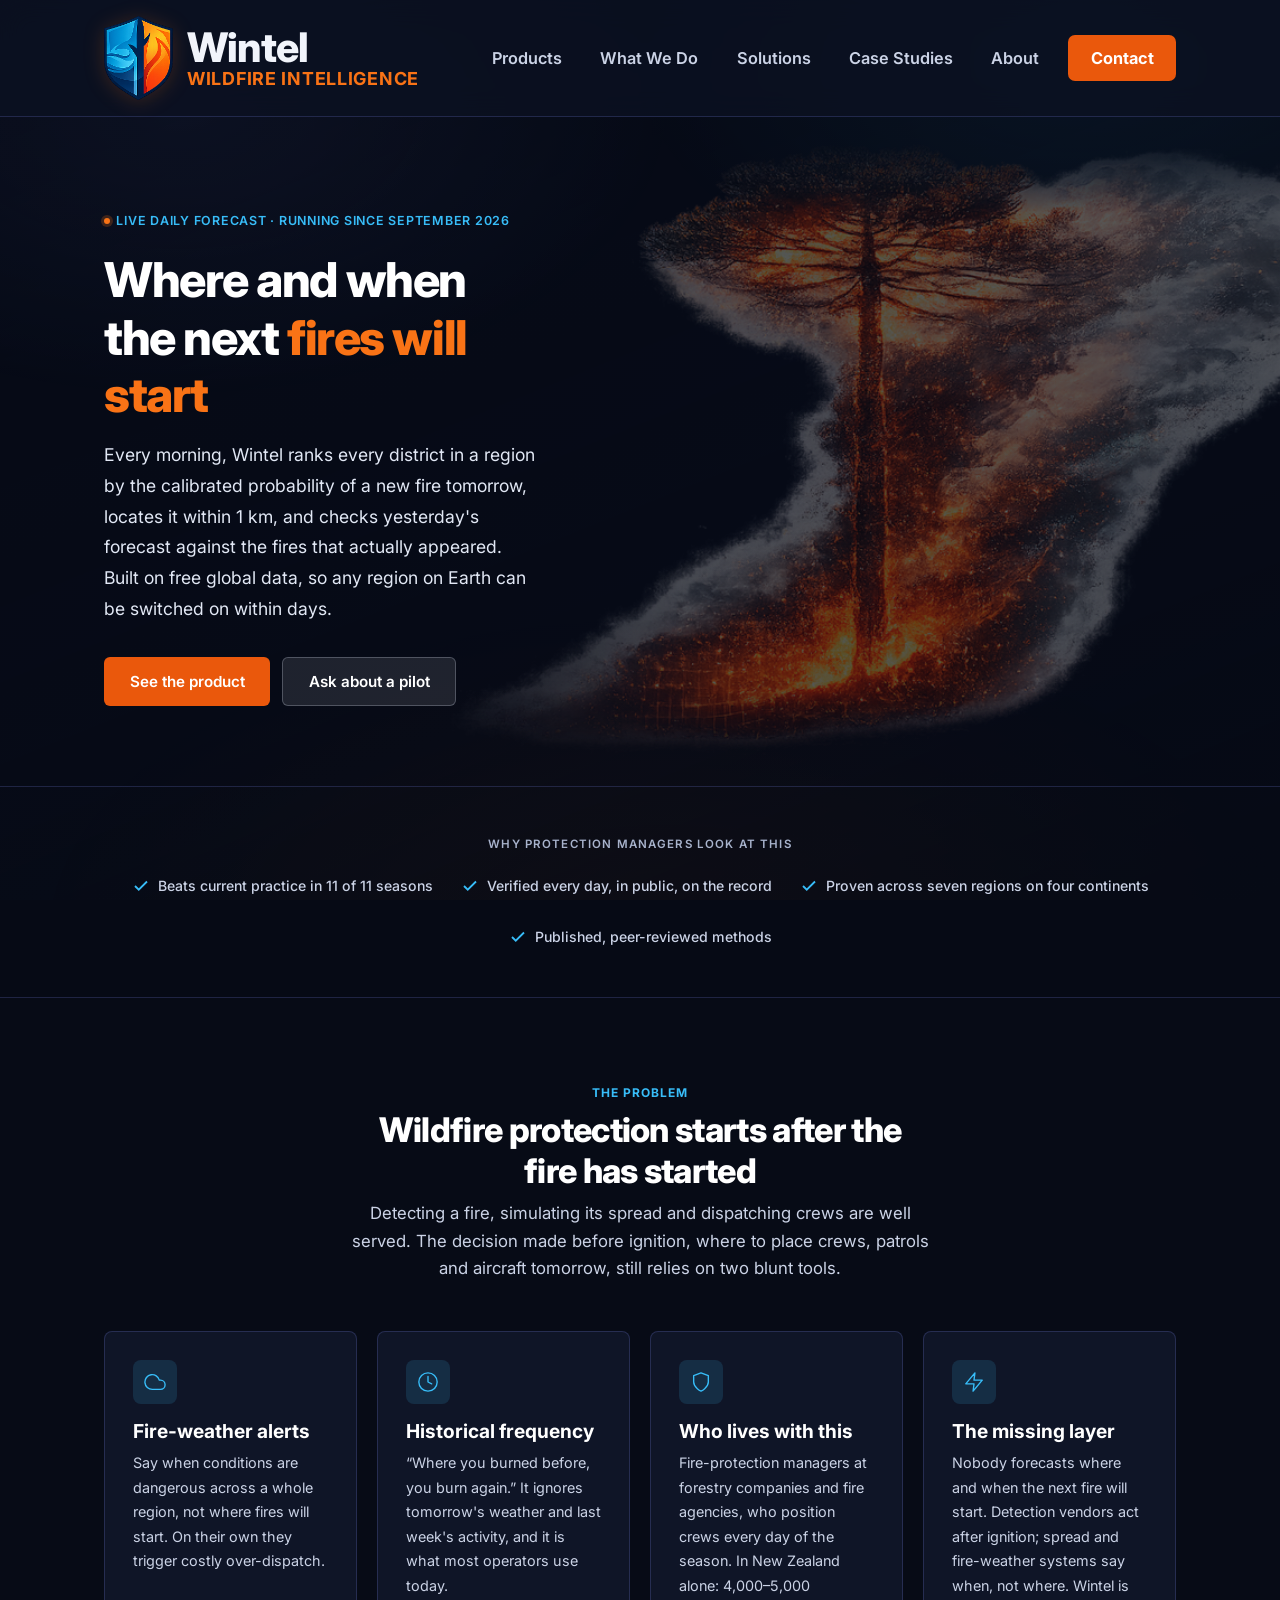
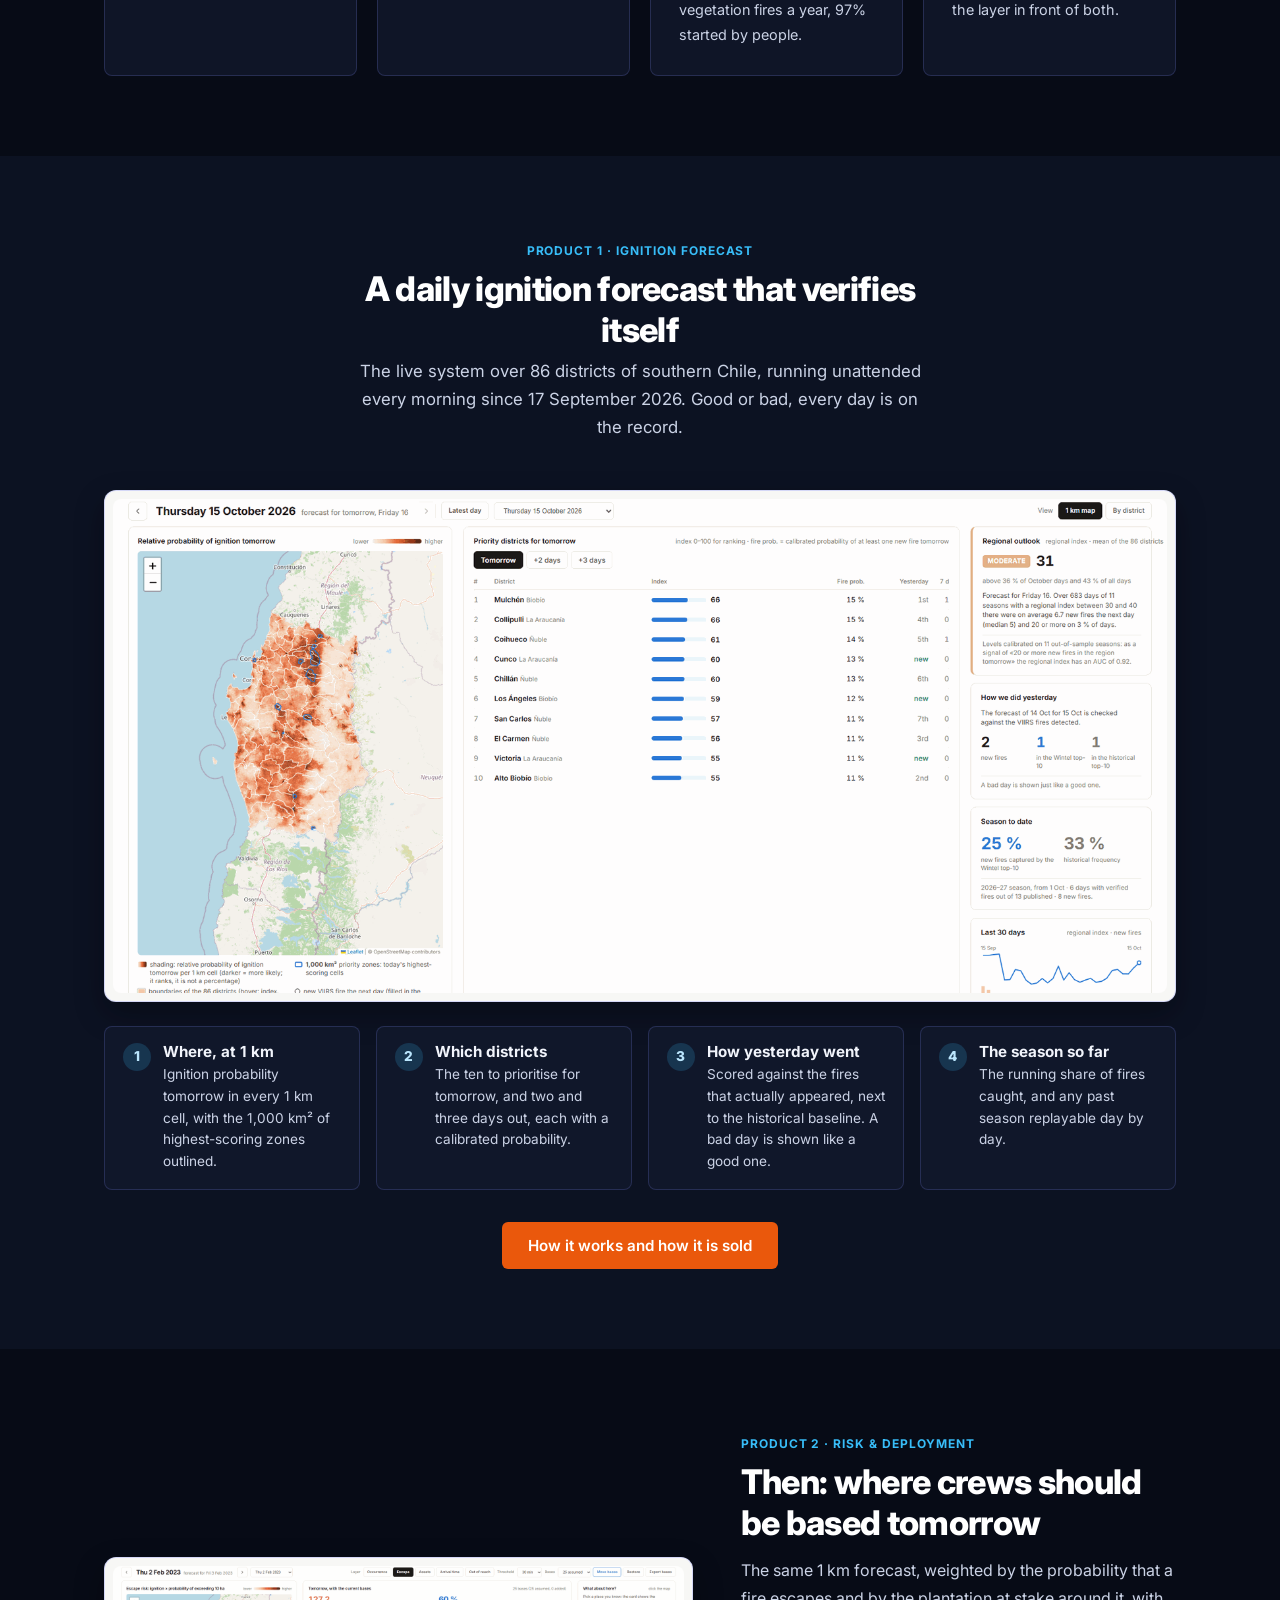
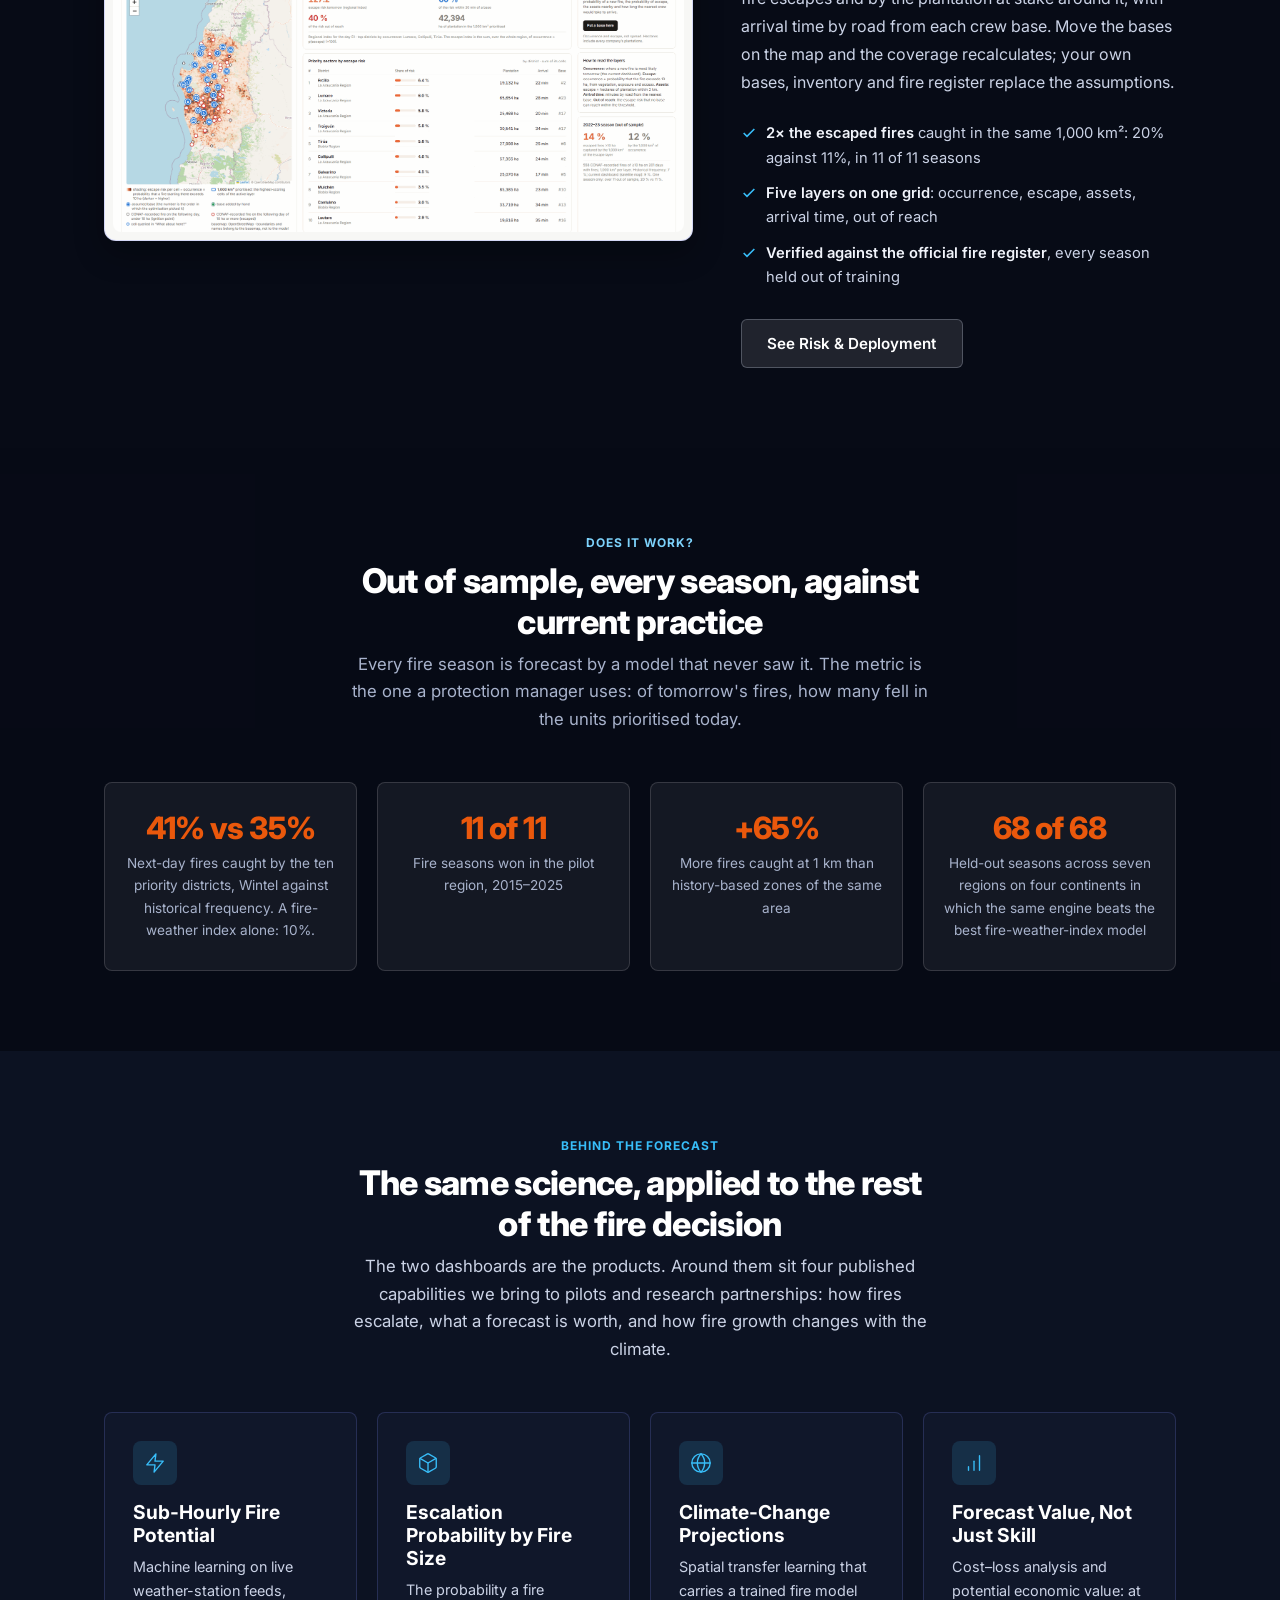
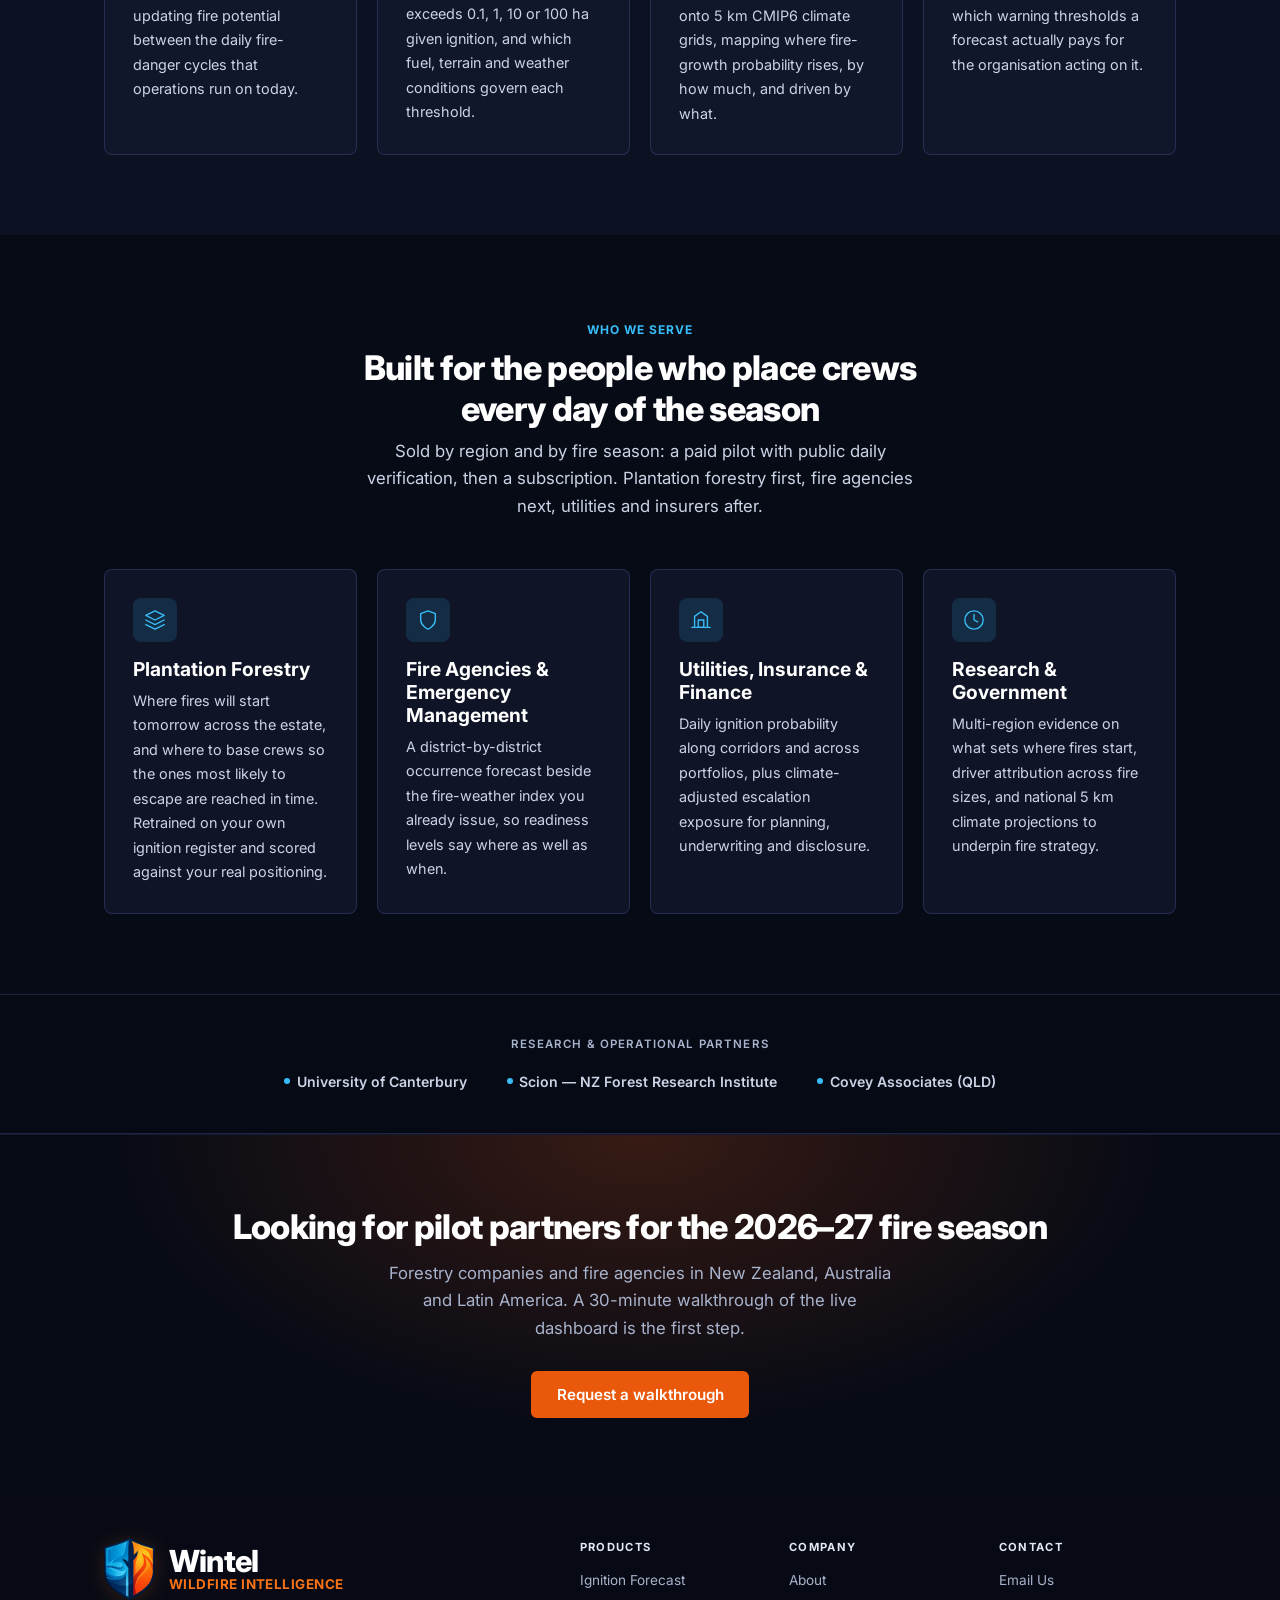
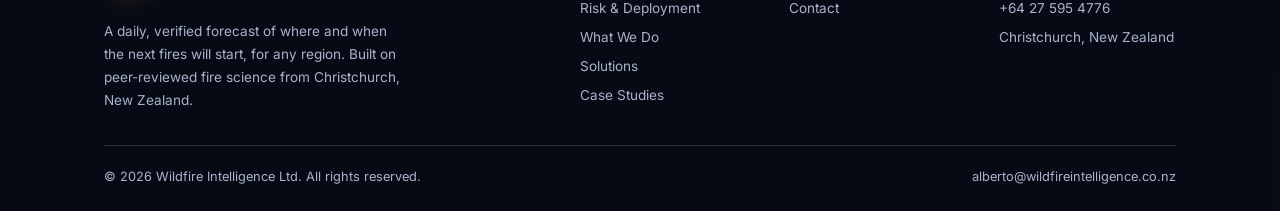
<file: index.html>
<!DOCTYPE html>
<html lang="en">
<head>
    <meta charset="UTF-8">
    <meta name="viewport" content="width=device-width, initial-scale=1.0">
    <title>Wildfire Intelligence — Daily Forecast of Where and When Fires Will Start</title>
    <meta name="description" content="Wintel forecasts, every morning, the probability of a new wildfire tomorrow in every district of a region, located to 1 km and verified daily against the fires that appeared. Live over southern Chile since September 2026; built on free global data, so any region can be switched on within days.">
    <meta name="keywords" content="wildfire ignition forecast, fire occurrence prediction, where fires will start, daily wildfire forecast, wildfire pre-positioning, forestry fire protection, fire agency forecasting, wildfire AI, New Zealand wildfire, Australia wildfire, Chile wildfire">

    <meta property="og:type" content="website">
    <meta property="og:title" content="Wildfire Intelligence — Where and When the Next Fires Will Start">
    <meta property="og:description" content="A daily, self-verifying forecast of wildfire ignition by district and down to 1 km. Live since September 2026; beats current practice in 11 of 11 seasons; any region switched on within days.">
    <meta property="og:url" content="https://www.wildfireintelligence.co.nz/">
    <meta property="og:image" content="https://www.wildfireintelligence.co.nz/img/dashboard-today.png">
    <meta property="og:site_name" content="Wildfire Intelligence">

    <link rel="canonical" href="https://www.wildfireintelligence.co.nz/">
    <link rel="icon" href="img/favicon-32.png?v=20260805-1142" sizes="32x32" type="image/png">
    <link rel="apple-touch-icon" href="img/favicon-180.png?v=20260805-1142">
    <link rel="preconnect" href="https://fonts.googleapis.com">
    <link rel="preconnect" href="https://fonts.gstatic.com" crossorigin>
    <link rel="stylesheet" href="https://fonts.googleapis.com/css2?family=Inter:wght@400;500;600;700;800&display=swap">
    <link rel="stylesheet" href="css/style.css?v=20261026-2330">

    <script type="application/ld+json">
    {
        "@context": "https://schema.org",
        "@type": "Organization",
        "name": "Wildfire Intelligence",
        "alternateName": "Wintel",
        "url": "https://www.wildfireintelligence.co.nz",
        "logo": "https://www.wildfireintelligence.co.nz/img/logo-lockup.png",
        "description": "Wildfire Intelligence builds Wintel, a daily, self-verifying forecast of where and when the next wildfires will start: the probability of a new fire tomorrow in every district of a region, located to 1 km, checked every day against the fires that appeared. Peer-reviewed methods; free global data; any region deployable within days.",
        "address": {
            "@type": "PostalAddress",
            "addressLocality": "Christchurch",
            "addressCountry": "NZ"
        },
        "contactPoint": {
            "@type": "ContactPoint",
            "email": "alberto@wildfireintelligence.co.nz",
            "telephone": "+64-27-595-4776",
            "contactType": "sales"
        },
        "founder": {
            "@type": "Person",
            "name": "Alberto Ardid",
            "jobTitle": "Founder & CEO",
            "email": "alberto@wildfireintelligence.co.nz",
            "url": "https://aardid.github.io/",
            "sameAs": ["https://aardid.github.io/"]
        },
        "makesOffer": {
            "@type": "Offer",
            "itemOffered": {
                "@type": "Product",
                "name": "Wintel Ignition Forecast",
                "url": "https://www.wildfireintelligence.co.nz/ignition-forecast.html"
            }
        },
        "areaServed": ["New Zealand", "Australia", "Latin America"]
    }
    </script>
</head>
<body>

<a href="#main" class="skip-link">Skip to main content</a>

<!-- ===== HEADER ===== -->
<header class="site-header">
    <nav class="container nav-inner" aria-label="Main navigation">
        <a href="index.html" class="logo" aria-label="Wintel - Wildfire Intelligence home">
            <img class="logo-mark" src="img/logo-mark.png?v=20260805-1210" alt="" width="267" height="323"><span class="logo-text"><span class="logo-word">Wintel</span><span class="logo-sub">Wildfire Intelligence</span></span>
        </a>
        <button class="mobile-toggle" aria-label="Toggle menu" aria-expanded="false">
            <svg viewBox="0 0 24 24"><line x1="3" y1="6" x2="21" y2="6"/><line x1="3" y1="12" x2="21" y2="12"/><line x1="3" y1="18" x2="21" y2="18"/></svg>
        </button>
        <ul class="nav-links">
            <li><a href="ignition-forecast.html">Products</a></li>
            <li><a href="what-we-do.html">What We Do</a></li>
            <li><a href="solutions.html">Solutions</a></li>
            <li><a href="case-studies.html">Case Studies</a></li>
            <li><a href="about.html">About</a></li>
            <li class="nav-cta"><a href="contact.html">Contact</a></li>
        </ul>
    </nav>
</header>

<main id="main">

    <!-- ===== HERO ===== -->
    <section class="hero">
        <div class="container">
            <div class="hero-grid">
                <div class="hero-content">
                    <div class="hero-badge">
                        <span class="hero-badge-dot"></span>
                        Live daily forecast &middot; running since September 2026
                    </div>
                    <h1>Where and when the next <span class="highlight-accent">fires will start</span></h1>
                    <p class="hero-subtitle">Every morning, Wintel ranks every district in a region by the calibrated probability of a new fire tomorrow, locates it within 1 km, and checks yesterday's forecast against the fires that actually appeared. Built on free global data, so any region on Earth can be switched on within days.</p>
                    <div class="hero-buttons">
                        <a href="ignition-forecast.html" class="btn btn-primary">See the product</a>
                        <a href="contact.html" class="btn btn-secondary">Ask about a pilot</a>
                    </div>
                </div>
                <div class="hero-visual">
                    <img class="hero-image" src="img/hero-ember-tree.png?v=20260805-1142" alt="An araucaria burning from within, drawn in embers and smoke" width="800" height="562">
                </div>
            </div>
        </div>
    </section>

    <!-- ===== TRUST BAR ===== -->
    <section class="trust-bar">
        <div class="container trust-bar-inner">
            <div class="trust-bar-label">Why Protection Managers Look at This</div>
            <div class="trust-items">
                <div class="trust-item">
                    <svg viewBox="0 0 24 24"><polyline points="20 6 9 17 4 12"/></svg>
                    Beats current practice in 11 of 11 seasons
                </div>
                <div class="trust-item">
                    <svg viewBox="0 0 24 24"><polyline points="20 6 9 17 4 12"/></svg>
                    Verified every day, in public, on the record
                </div>
                <div class="trust-item">
                    <svg viewBox="0 0 24 24"><polyline points="20 6 9 17 4 12"/></svg>
                    Proven across seven regions on four continents
                </div>
                <div class="trust-item">
                    <svg viewBox="0 0 24 24"><polyline points="20 6 9 17 4 12"/></svg>
                    Published, peer-reviewed methods
                </div>
            </div>
        </div>
    </section>

    <!-- ===== THE PROBLEM ===== -->
    <section class="section">
        <div class="container">
            <div class="section-header">
                <span class="section-label">The Problem</span>
                <h2>Wildfire protection starts after the fire has started</h2>
                <p>Detecting a fire, simulating its spread and dispatching crews are well served. The decision made before ignition, where to place crews, patrols and aircraft tomorrow, still relies on two blunt tools.</p>
            </div>
            <div class="services-grid">
                <div class="service-card">
                    <div class="service-card-icon"><svg viewBox="0 0 24 24"><path d="M18 10h-1.26A8 8 0 1 0 9 20h9a5 5 0 0 0 0-10z"/></svg></div>
                    <h3>Fire-weather alerts</h3>
                    <p>Say when conditions are dangerous across a whole region, not where fires will start. On their own they trigger costly over-dispatch.</p>
                </div>
                <div class="service-card">
                    <div class="service-card-icon"><svg viewBox="0 0 24 24"><circle cx="12" cy="12" r="10"/><path d="M12 6v6l4 2"/></svg></div>
                    <h3>Historical frequency</h3>
                    <p>&ldquo;Where you burned before, you burn again.&rdquo; It ignores tomorrow's weather and last week's activity, and it is what most operators use today.</p>
                </div>
                <div class="service-card">
                    <div class="service-card-icon"><svg viewBox="0 0 24 24"><path d="M12 22s8-4 8-10V5l-8-3-8 3v7c0 6 8 10 8 10z"/></svg></div>
                    <h3>Who lives with this</h3>
                    <p>Fire-protection managers at forestry companies and fire agencies, who position crews every day of the season. In New Zealand alone: 4,000&ndash;5,000 vegetation fires a year, 97% started by people.</p>
                </div>
                <div class="service-card">
                    <div class="service-card-icon"><svg viewBox="0 0 24 24"><path d="M13 2L3 14h9l-1 8 10-12h-9l1-8z"/></svg></div>
                    <h3>The missing layer</h3>
                    <p>Nobody forecasts where and when the next fire will start. Detection vendors act after ignition; spread and fire-weather systems say when, not where. Wintel is the layer in front of both.</p>
                </div>
            </div>
        </div>
    </section>

    <!-- ===== THE PRODUCT ===== -->
    <section class="section section-alt">
        <div class="container">
            <div class="section-header">
                <span class="section-label">Product 1 &middot; Ignition Forecast</span>
                <h2>A daily ignition forecast that verifies itself</h2>
                <p>The live system over 86 districts of southern Chile, running unattended every morning since 17 September 2026. Good or bad, every day is on the record.</p>
            </div>
            <div class="showcase">
                <div class="showcase-frame">
                    <a href="ignition-forecast.html" aria-label="See the ignition forecast product page">
                        <img src="img/dashboard-today.png?v=20261026" alt="The Wintel dashboard: a 1 km ignition-probability map of southern Chile, the ten priority districts for tomorrow with calibrated probabilities, yesterday's score and the season to date" width="1600" height="750">
                    </a>
                </div>
                <ol class="callouts">
                    <li class="callout"><span class="callout-num">1</span><div><h4>Where, at 1 km</h4><p>Ignition probability tomorrow in every 1 km cell, with the 1,000 km&sup2; of highest-scoring zones outlined.</p></div></li>
                    <li class="callout"><span class="callout-num">2</span><div><h4>Which districts</h4><p>The ten to prioritise for tomorrow, and two and three days out, each with a calibrated probability.</p></div></li>
                    <li class="callout"><span class="callout-num">3</span><div><h4>How yesterday went</h4><p>Scored against the fires that actually appeared, next to the historical baseline. A bad day is shown like a good one.</p></div></li>
                    <li class="callout"><span class="callout-num">4</span><div><h4>The season so far</h4><p>The running share of fires caught, and any past season replayable day by day.</p></div></li>
                </ol>
            </div>
            <div class="hero-buttons" style="justify-content:center; margin-top:2rem;">
                <a href="ignition-forecast.html" class="btn btn-primary">How it works and how it is sold</a>
            </div>
        </div>
    </section>

    <!-- ===== PRODUCT 2 ===== -->
    <section class="section">
        <div class="container">
            <div class="service-block reverse">
                <div class="service-content">
                    <span class="section-label">Product 2 &middot; Risk &amp; Deployment</span>
                    <h2>Then: where crews should be based tomorrow</h2>
                    <p>The same 1 km forecast, weighted by the probability that a fire escapes and by the plantation at stake around it, with arrival time by road from each crew base. Move the bases on the map and the coverage recalculates; your own bases, inventory and fire register replace the assumptions.</p>
                    <ul class="service-features">
                        <li><svg viewBox="0 0 24 24"><polyline points="20 6 9 17 4 12"/></svg><span><strong>2&times; the escaped fires</strong> caught in the same 1,000 km&sup2;: 20% against 11%, in 11 of 11 seasons</span></li>
                        <li><svg viewBox="0 0 24 24"><polyline points="20 6 9 17 4 12"/></svg><span><strong>Five layers on one grid</strong>: occurrence, escape, assets, arrival time, out of reach</span></li>
                        <li><svg viewBox="0 0 24 24"><polyline points="20 6 9 17 4 12"/></svg><span><strong>Verified against the official fire register</strong>, every season held out of training</span></li>
                    </ul>
                    <a href="crew-deployment.html" class="btn btn-secondary">See Risk &amp; Deployment</a>
                </div>
                <div>
                    <div class="showcase-frame">
                        <a href="crew-deployment.html" aria-label="See the Risk and Deployment product page">
                            <img src="img/dashboard-risk.png?v=20261026" alt="The Wintel Risk and deployment dashboard: escape-risk map with crew bases, share of risk within 30 minutes of a base, and priority sectors with arrival time" width="1600" height="745" loading="lazy">
                        </a>
                    </div>
                </div>
            </div>
        </div>
    </section>

    <!-- ===== STATS ===== -->
    <section class="section section-dark">
        <div class="container">
            <div class="section-header">
                <span class="section-label">Does It Work?</span>
                <h2>Out of sample, every season, against current practice</h2>
                <p>Every fire season is forecast by a model that never saw it. The metric is the one a protection manager uses: of tomorrow's fires, how many fell in the units prioritised today.</p>
            </div>
            <div class="stats">
                <div class="stat">
                    <div class="stat-number">41% vs 35%</div>
                    <div class="stat-label">Next-day fires caught by the ten priority districts, Wintel against historical frequency. A fire-weather index alone: 10%.</div>
                </div>
                <div class="stat">
                    <div class="stat-number">11 of 11</div>
                    <div class="stat-label">Fire seasons won in the pilot region, 2015&ndash;2025</div>
                </div>
                <div class="stat">
                    <div class="stat-number">+65%</div>
                    <div class="stat-label">More fires caught at 1 km than history-based zones of the same area</div>
                </div>
                <div class="stat">
                    <div class="stat-number">68 of 68</div>
                    <div class="stat-label">Held-out seasons across seven regions on four continents in which the same engine beats the best fire-weather-index model</div>
                </div>
            </div>
        </div>
    </section>

    <!-- ===== CAPABILITIES ===== -->
    <section class="section section-alt">
        <div class="container">
            <div class="section-header">
                <span class="section-label">Behind the Forecast</span>
                <h2>The same science, applied to the rest of the fire decision</h2>
                <p>The two dashboards are the products. Around them sit four published capabilities we bring to pilots and research partnerships: how fires escalate, what a forecast is worth, and how fire growth changes with the climate.</p>
            </div>
            <div class="services-grid">
                <div class="service-card">
                    <div class="service-card-icon">
                        <svg viewBox="0 0 24 24"><path d="M13 2L3 14h9l-1 8 10-12h-9l1-8z"/></svg>
                    </div>
                    <h3>Sub-Hourly Fire Potential</h3>
                    <p>Machine learning on live weather-station feeds, updating fire potential between the daily fire-danger cycles that operations run on today.</p>
                </div>
                <div class="service-card">
                    <div class="service-card-icon">
                        <svg viewBox="0 0 24 24"><path d="M21 16V8a2 2 0 0 0-1-1.73l-7-4a2 2 0 0 0-2 0l-7 4A2 2 0 0 0 3 8v8a2 2 0 0 0 1 1.73l7 4a2 2 0 0 0 2 0l7-4A2 2 0 0 0 21 16z"/><polyline points="3.27 6.96 12 12.01 20.73 6.96"/><line x1="12" y1="22.08" x2="12" y2="12"/></svg>
                    </div>
                    <h3>Escalation Probability by Fire Size</h3>
                    <p>The probability a fire exceeds 0.1, 1, 10 or 100 ha given ignition, and which fuel, terrain and weather conditions govern each threshold.</p>
                </div>
                <div class="service-card">
                    <div class="service-card-icon">
                        <svg viewBox="0 0 24 24"><circle cx="12" cy="12" r="10"/><path d="M2 12h20"/><path d="M12 2a15.3 15.3 0 0 1 4 10 15.3 15.3 0 0 1-4 10 15.3 15.3 0 0 1-4-10 15.3 15.3 0 0 1 4-10z"/></svg>
                    </div>
                    <h3>Climate-Change Projections</h3>
                    <p>Spatial transfer learning that carries a trained fire model onto 5 km CMIP6 climate grids, mapping where fire-growth probability rises, by how much, and driven by what.</p>
                </div>
                <div class="service-card">
                    <div class="service-card-icon">
                        <svg viewBox="0 0 24 24"><line x1="12" y1="20" x2="12" y2="10"/><line x1="18" y1="20" x2="18" y2="4"/><line x1="6" y1="20" x2="6" y2="16"/></svg>
                    </div>
                    <h3>Forecast Value, Not Just Skill</h3>
                    <p>Cost&ndash;loss analysis and potential economic value: at which warning thresholds a forecast actually pays for the organisation acting on it.</p>
                </div>
            </div>
        </div>
    </section>

    <!-- ===== WHO WE SERVE ===== -->
    <section class="section">
        <div class="container">
            <div class="section-header">
                <span class="section-label">Who We Serve</span>
                <h2>Built for the people who place crews every day of the season</h2>
                <p>Sold by region and by fire season: a paid pilot with public daily verification, then a subscription. Plantation forestry first, fire agencies next, utilities and insurers after.</p>
            </div>
            <div class="services-grid">
                <div class="service-card">
                    <div class="service-card-icon"><svg viewBox="0 0 24 24"><path d="M12 2L2 7l10 5 10-5-10-5z"/><path d="M2 17l10 5 10-5"/><path d="M2 12l10 5 10-5"/></svg></div>
                    <h3>Plantation Forestry</h3>
                    <p>Where fires will start tomorrow across the estate, and where to base crews so the ones most likely to escape are reached in time. Retrained on your own ignition register and scored against your real positioning.</p>
                </div>
                <div class="service-card">
                    <div class="service-card-icon"><svg viewBox="0 0 24 24"><path d="M12 22s8-4 8-10V5l-8-3-8 3v7c0 6 8 10 8 10z"/></svg></div>
                    <h3>Fire Agencies &amp; Emergency Management</h3>
                    <p>A district-by-district occurrence forecast beside the fire-weather index you already issue, so readiness levels say where as well as when.</p>
                </div>
                <div class="service-card">
                    <div class="service-card-icon"><svg viewBox="0 0 24 24"><path d="M2 20h20"/><path d="M5 20V8l7-5 7 5v12"/><rect x="9" y="12" width="6" height="8"/></svg></div>
                    <h3>Utilities, Insurance &amp; Finance</h3>
                    <p>Daily ignition probability along corridors and across portfolios, plus climate-adjusted escalation exposure for planning, underwriting and disclosure.</p>
                </div>
                <div class="service-card">
                    <div class="service-card-icon"><svg viewBox="0 0 24 24"><circle cx="12" cy="12" r="10"/><path d="M12 6v6l4 2"/></svg></div>
                    <h3>Research &amp; Government</h3>
                    <p>Multi-region evidence on what sets where fires start, driver attribution across fire sizes, and national 5 km climate projections to underpin fire strategy.</p>
                </div>
            </div>
        </div>
    </section>

    <!-- ===== PARTNERS ===== -->
    <section class="partners">
        <div class="container partners-inner">
            <div class="partners-label">Research &amp; Operational Partners</div>
            <div class="partners-grid">
                <div class="partner"><span class="partner-dot"></span>University of Canterbury</div>
                <div class="partner"><span class="partner-dot"></span>Scion &mdash; NZ Forest Research Institute</div>
                <div class="partner"><span class="partner-dot"></span>Covey Associates (QLD)</div>
            </div>
        </div>
    </section>

    <!-- ===== CTA ===== -->
    <section class="cta-banner">
        <div class="container">
            <h2>Looking for pilot partners for the 2026&ndash;27 fire season</h2>
            <p>Forestry companies and fire agencies in New Zealand, Australia and Latin America. A 30-minute walkthrough of the live dashboard is the first step.</p>
            <a href="contact.html" class="btn btn-primary">Request a walkthrough</a>
        </div>
    </section>

</main>

<!-- ===== FOOTER ===== -->
<footer class="site-footer">
    <div class="container">
        <div class="footer-inner">
            <div class="footer-brand">
                <a href="index.html" class="logo" aria-label="Wintel - Wildfire Intelligence home">
                    <img class="logo-mark" src="img/logo-mark.png?v=20260805-1210" alt="" width="267" height="323"><span class="logo-text"><span class="logo-word">Wintel</span><span class="logo-sub">Wildfire Intelligence</span></span>
                </a>
                <p>A daily, verified forecast of where and when the next fires will start, for any region. Built on peer-reviewed fire science from Christchurch, New Zealand.</p>
            </div>
            <div>
                <div class="footer-heading">Products</div>
                <ul class="footer-links">
                    <li><a href="ignition-forecast.html">Ignition Forecast</a></li>
                    <li><a href="crew-deployment.html">Risk &amp; Deployment</a></li>
                    <li><a href="what-we-do.html">What We Do</a></li>
                    <li><a href="solutions.html">Solutions</a></li>
                    <li><a href="case-studies.html">Case Studies</a></li>
                </ul>
            </div>
            <div>
                <div class="footer-heading">Company</div>
                <ul class="footer-links">
                    <li><a href="about.html">About</a></li>
                    <li><a href="contact.html">Contact</a></li>
                </ul>
            </div>
            <div>
                <div class="footer-heading">Contact</div>
                <ul class="footer-links">
                    <li><a href="mailto:alberto@wildfireintelligence.co.nz">Email Us</a></li>
                    <li><a href="tel:+64275954776">+64 27 595 4776</a></li>
                    <li>Christchurch, New Zealand</li>
                </ul>
            </div>
        </div>
        <div class="footer-bottom">
            <span>&copy; 2026 Wildfire Intelligence Ltd. All rights reserved.</span>
            <a href="mailto:alberto@wildfireintelligence.co.nz">alberto@wildfireintelligence.co.nz</a>
        </div>
    </div>
</footer>

<script src="js/main.js?v=20260805-1142" defer></script>
</body>
</html>
</file>
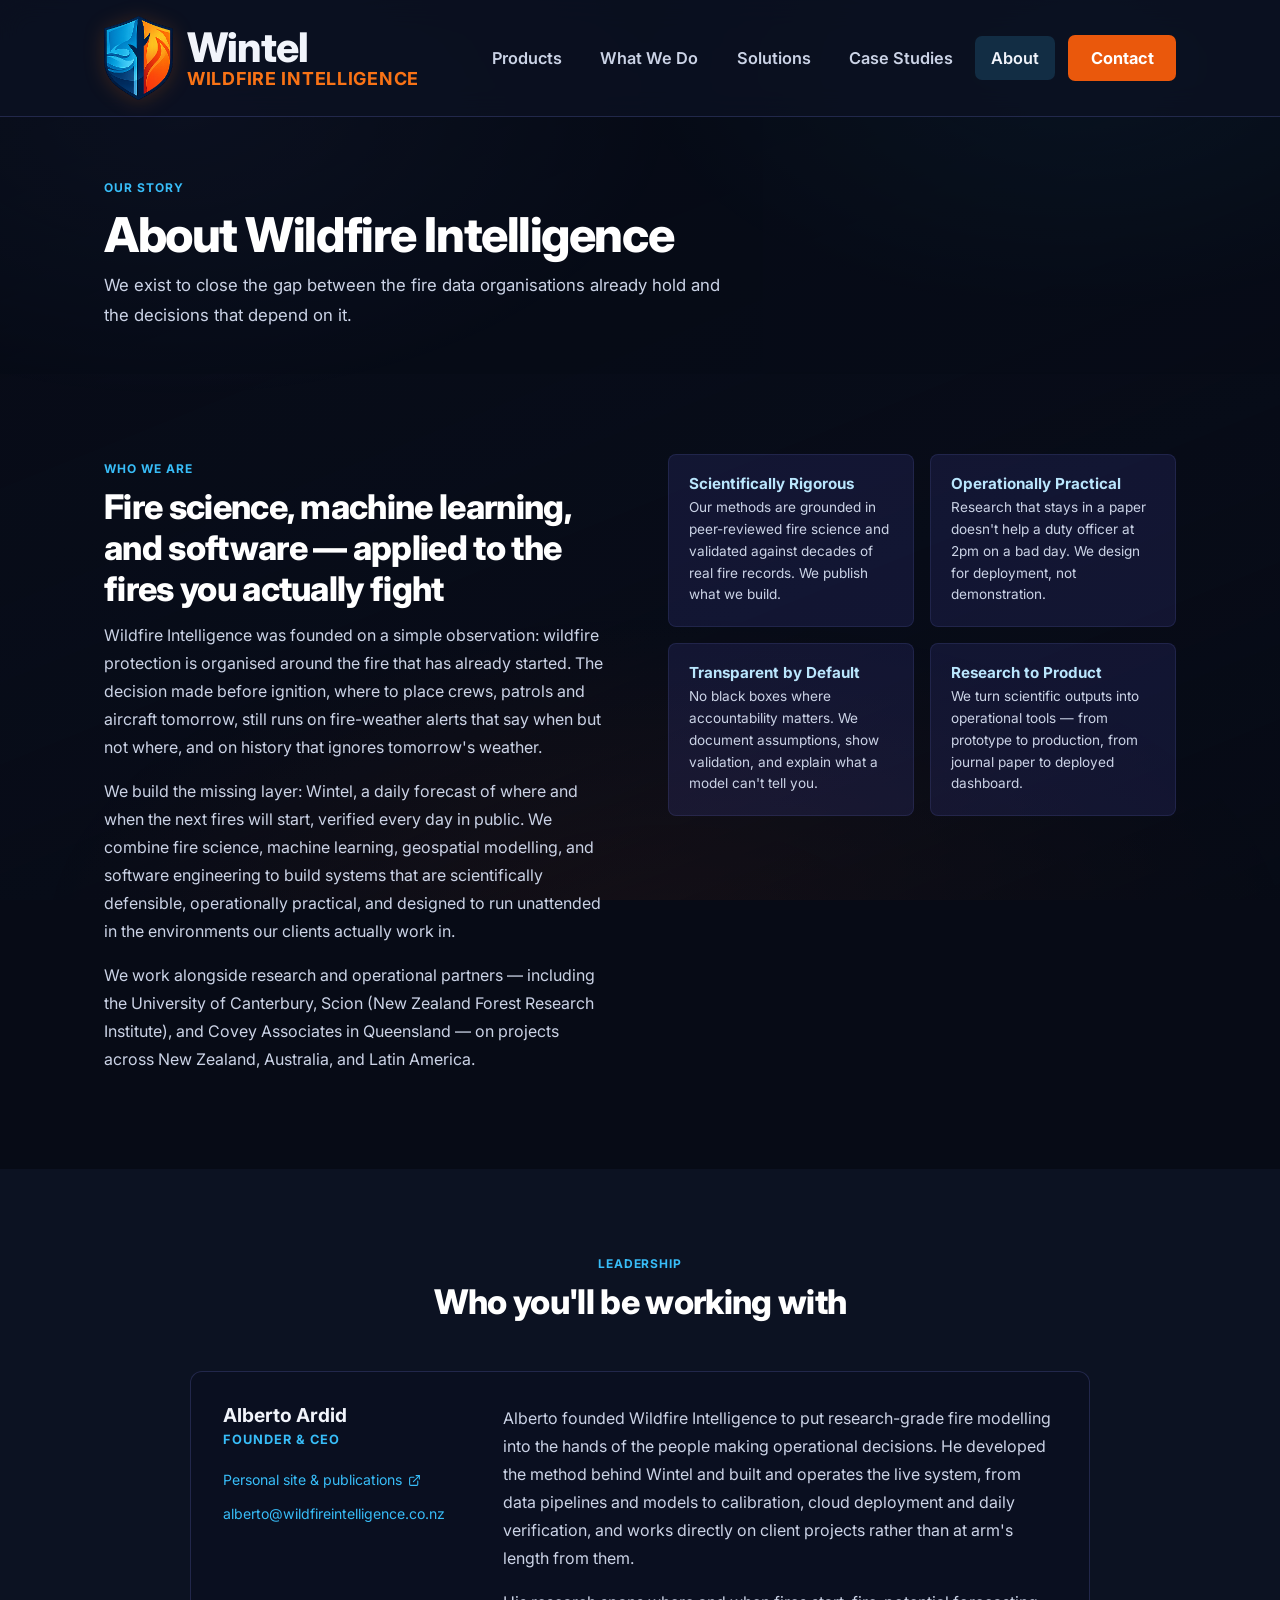
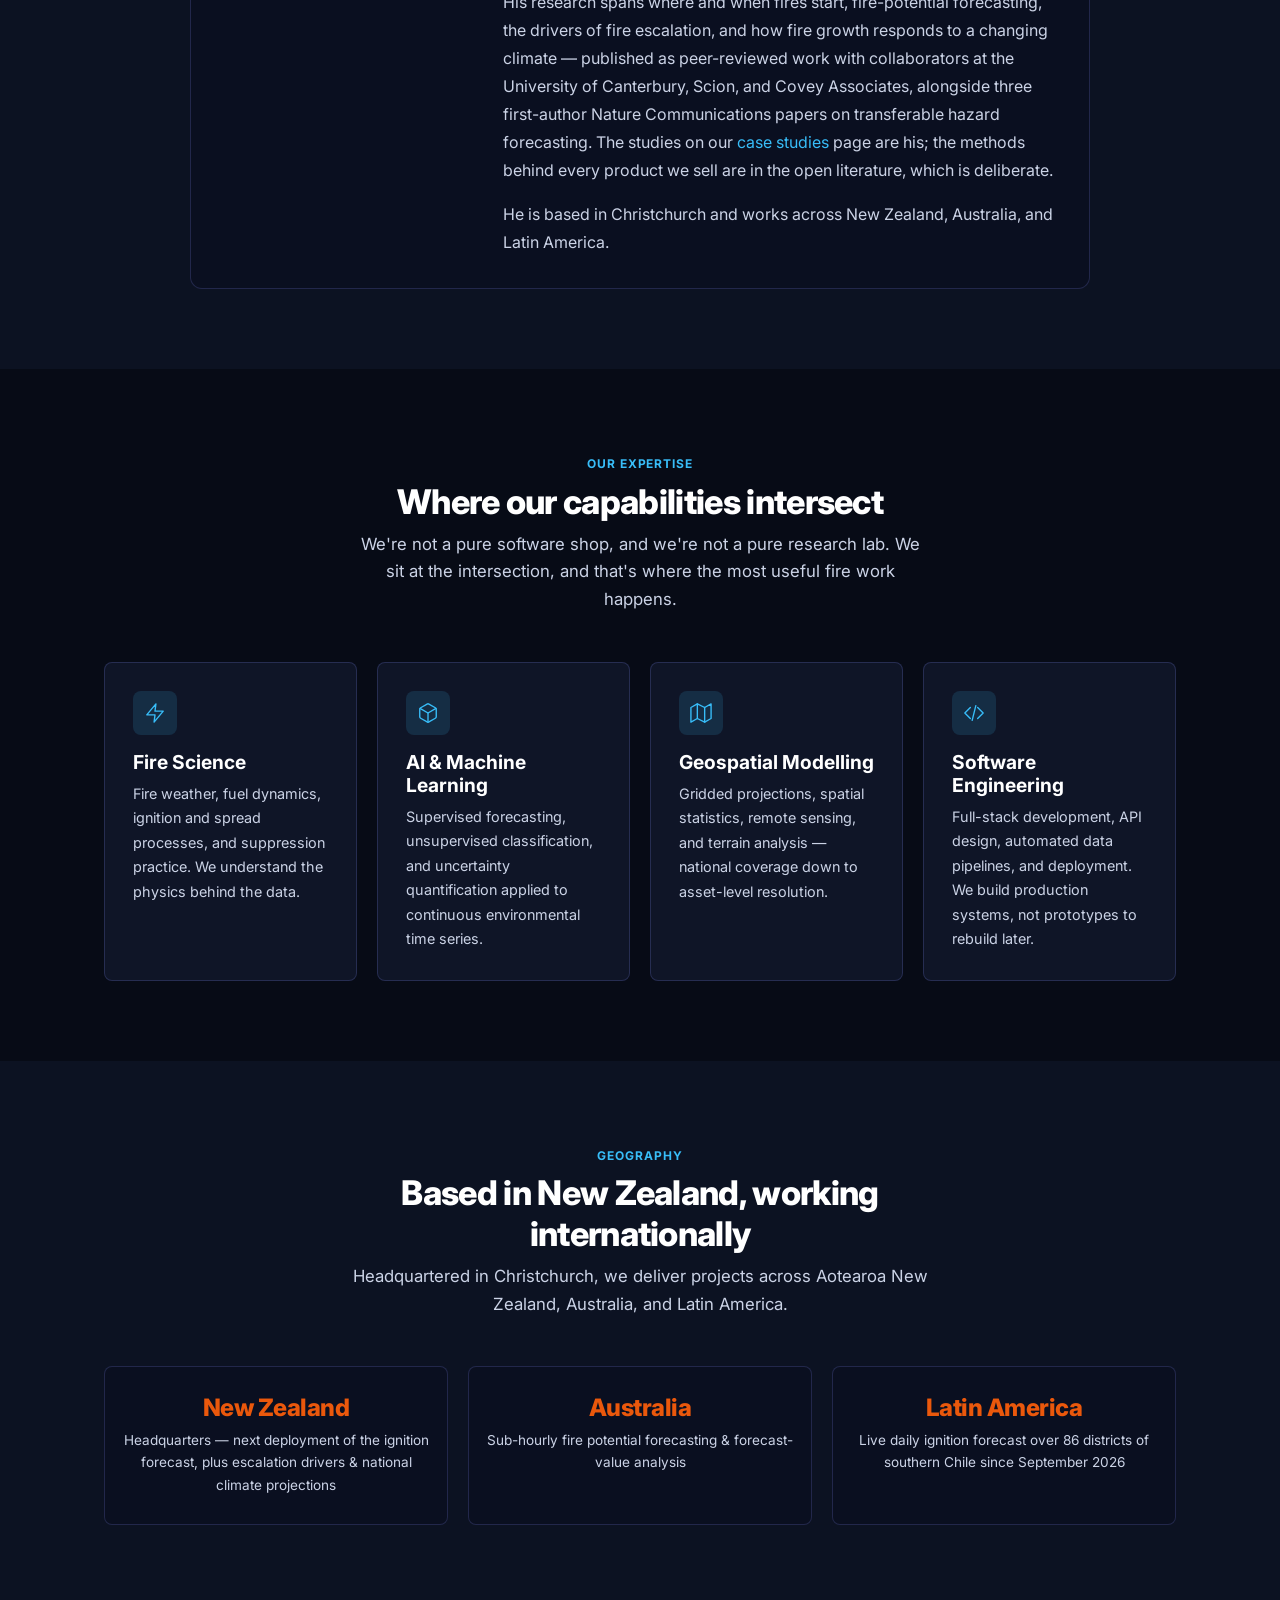
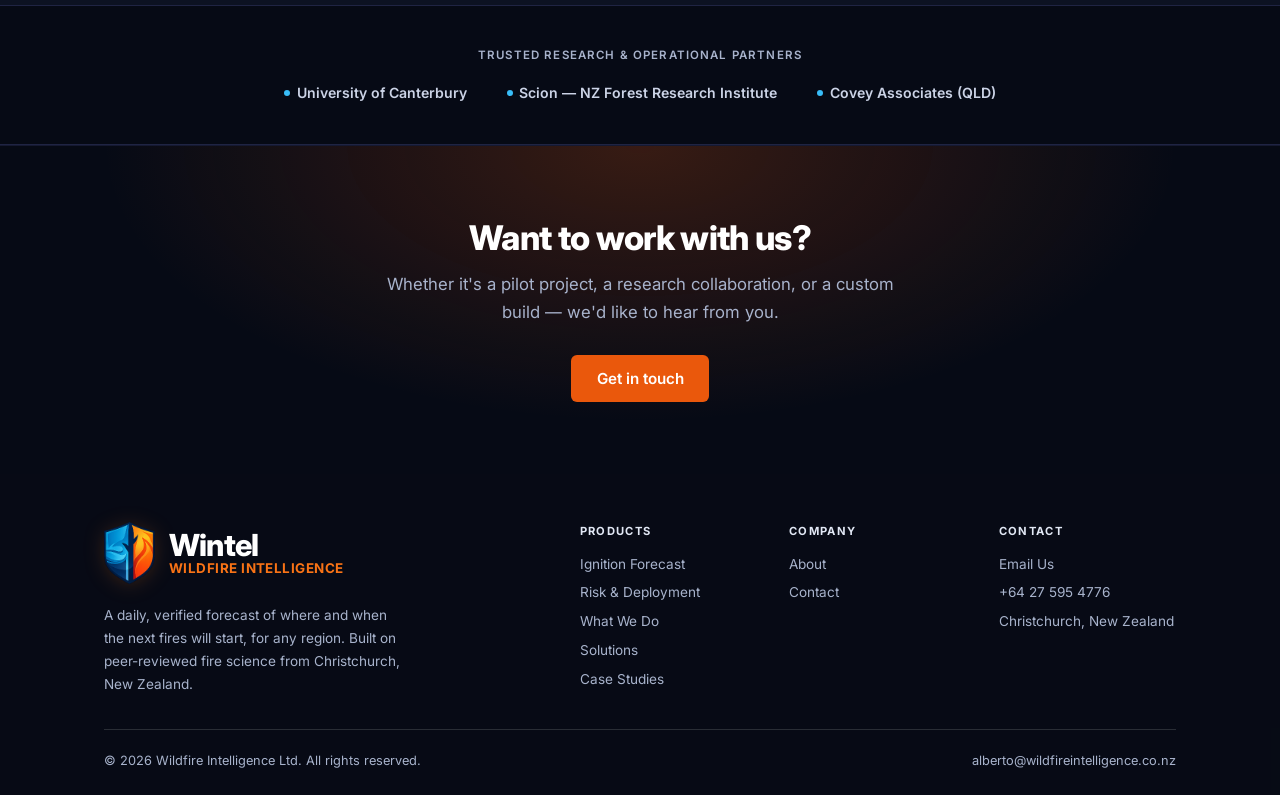
<file: about.html>
<!DOCTYPE html>
<html lang="en">
<head>
    <meta charset="UTF-8">
    <meta name="viewport" content="width=device-width, initial-scale=1.0">
    <title>About — Wildfire Intelligence | Fire Science, AI &amp; Software</title>
    <meta name="description" content="Wildfire Intelligence builds Wintel, a daily forecast of where and when the next fires will start. Fire science, machine learning, geospatial modelling and software engineering from Christchurch, New Zealand.">
    <meta name="keywords" content="about Wildfire Intelligence, fire science AI, wildfire data science New Zealand, Alberto Ardid, fire analytics company">

    <meta property="og:type" content="website">
    <meta property="og:title" content="About — Wildfire Intelligence">
    <meta property="og:description" content="Fire science meets AI and software engineering. Supporting better fire decisions under uncertainty.">
    <meta property="og:url" content="https://www.wildfireintelligence.co.nz/about.html">
    <meta property="og:site_name" content="Wildfire Intelligence">

    <link rel="canonical" href="https://www.wildfireintelligence.co.nz/about.html">
    <link rel="icon" href="img/favicon-32.png?v=20260805-1142" sizes="32x32" type="image/png">
    <link rel="apple-touch-icon" href="img/favicon-180.png?v=20260805-1142">
    <link rel="preconnect" href="https://fonts.googleapis.com">
    <link rel="preconnect" href="https://fonts.gstatic.com" crossorigin>
    <link rel="stylesheet" href="https://fonts.googleapis.com/css2?family=Inter:wght@400;500;600;700;800&display=swap">
    <link rel="stylesheet" href="css/style.css?v=20261026-2330">
</head>
<body>

<a href="#main" class="skip-link">Skip to main content</a>

<header class="site-header">
    <nav class="container nav-inner" aria-label="Main navigation">
        <a href="index.html" class="logo" aria-label="Wintel - Wildfire Intelligence home">
            <img class="logo-mark" src="img/logo-mark.png?v=20260805-1210" alt="" width="267" height="323"><span class="logo-text"><span class="logo-word">Wintel</span><span class="logo-sub">Wildfire Intelligence</span></span>
        </a>
        <button class="mobile-toggle" aria-label="Toggle menu" aria-expanded="false">
            <svg viewBox="0 0 24 24"><line x1="3" y1="6" x2="21" y2="6"/><line x1="3" y1="12" x2="21" y2="12"/><line x1="3" y1="18" x2="21" y2="18"/></svg>
        </button>
        <ul class="nav-links">
            <li><a href="ignition-forecast.html">Products</a></li>
            <li><a href="what-we-do.html">What We Do</a></li>
            <li><a href="solutions.html">Solutions</a></li>
            <li><a href="case-studies.html">Case Studies</a></li>
            <li><a href="about.html" class="active">About</a></li>
            <li class="nav-cta"><a href="contact.html">Contact</a></li>
        </ul>
    </nav>
</header>

<main id="main">

    <section class="page-header">
        <div class="container">
            <span class="section-label">Our Story</span>
            <h1>About Wildfire Intelligence</h1>
            <p>We exist to close the gap between the fire data organisations already hold and the decisions that depend on it.</p>
        </div>
    </section>

    <!-- MISSION -->
    <section class="section">
        <div class="container">
            <div class="about-grid">
                <div class="about-content">
                    <span class="section-label">Who We Are</span>
                    <h2>Fire science, machine learning, and software &mdash; applied to the fires you actually fight</h2>
                    <p>Wildfire Intelligence was founded on a simple observation: wildfire protection is organised around the fire that has already started. The decision made before ignition, where to place crews, patrols and aircraft tomorrow, still runs on fire-weather alerts that say when but not where, and on history that ignores tomorrow's weather.</p>
                    <p>We build the missing layer: Wintel, a daily forecast of where and when the next fires will start, verified every day in public. We combine fire science, machine learning, geospatial modelling, and software engineering to build systems that are scientifically defensible, operationally practical, and designed to run unattended in the environments our clients actually work in.</p>
                    <p>We work alongside research and operational partners &mdash; including the University of Canterbury, Scion (New Zealand Forest Research Institute), and Covey Associates in Queensland &mdash; on projects across New Zealand, Australia, and Latin America.</p>
                </div>
                <div class="values-grid">
                    <div class="value-item">
                        <h4>Scientifically Rigorous</h4>
                        <p>Our methods are grounded in peer-reviewed fire science and validated against decades of real fire records. We publish what we build.</p>
                    </div>
                    <div class="value-item">
                        <h4>Operationally Practical</h4>
                        <p>Research that stays in a paper doesn't help a duty officer at 2pm on a bad day. We design for deployment, not demonstration.</p>
                    </div>
                    <div class="value-item">
                        <h4>Transparent by Default</h4>
                        <p>No black boxes where accountability matters. We document assumptions, show validation, and explain what a model can't tell you.</p>
                    </div>
                    <div class="value-item">
                        <h4>Research to Product</h4>
                        <p>We turn scientific outputs into operational tools &mdash; from prototype to production, from journal paper to deployed dashboard.</p>
                    </div>
                </div>
            </div>
        </div>
    </section>

    <!-- FOUNDER -->
    <section class="section section-alt">
        <div class="container">
            <div class="section-header">
                <span class="section-label">Leadership</span>
                <h2>Who you'll be working with</h2>
            </div>
            <div class="founder">
                <div class="founder-id">
                    <h3>Alberto Ardid</h3>
                    <p class="founder-role">Founder &amp; CEO</p>
                    <ul class="founder-links">
                        <li><a href="https://aardid.github.io/" target="_blank" rel="noopener noreferrer">Personal site &amp; publications<svg viewBox="0 0 24 24" aria-hidden="true"><path d="M18 13v6a2 2 0 0 1-2 2H5a2 2 0 0 1-2-2V8a2 2 0 0 1 2-2h6"/><polyline points="15 3 21 3 21 9"/><line x1="10" y1="14" x2="21" y2="3"/></svg></a></li>
                        <li><a href="mailto:alberto@wildfireintelligence.co.nz">alberto@wildfireintelligence.co.nz</a></li>
                    </ul>
                </div>
                <div class="founder-bio">
                    <p>Alberto founded Wildfire Intelligence to put research-grade fire modelling into the hands of the people making operational decisions. He developed the method behind Wintel and built and operates the live system, from data pipelines and models to calibration, cloud deployment and daily verification, and works directly on client projects rather than at arm's length from them.</p>
                    <p>His research spans where and when fires start, fire-potential forecasting, the drivers of fire escalation, and how fire growth responds to a changing climate &mdash; published as peer-reviewed work with collaborators at the University of Canterbury, Scion, and Covey Associates, alongside three first-author Nature Communications papers on transferable hazard forecasting. The studies on our <a href="case-studies.html">case studies</a> page are his; the methods behind every product we sell are in the open literature, which is deliberate.</p>
                    <p>He is based in Christchurch and works across New Zealand, Australia, and Latin America.</p>
                </div>
            </div>
        </div>
    </section>

    <!-- WHAT WE BRING -->
    <section class="section">
        <div class="container">
            <div class="section-header">
                <span class="section-label">Our Expertise</span>
                <h2>Where our capabilities intersect</h2>
                <p>We're not a pure software shop, and we're not a pure research lab. We sit at the intersection, and that's where the most useful fire work happens.</p>
            </div>
            <div class="services-grid">
                <div class="service-card">
                    <div class="service-card-icon"><svg viewBox="0 0 24 24"><path d="M13 2L3 14h9l-1 8 10-12h-9l1-8z"/></svg></div>
                    <h3>Fire Science</h3>
                    <p>Fire weather, fuel dynamics, ignition and spread processes, and suppression practice. We understand the physics behind the data.</p>
                </div>
                <div class="service-card">
                    <div class="service-card-icon"><svg viewBox="0 0 24 24"><path d="M21 16V8a2 2 0 0 0-1-1.73l-7-4a2 2 0 0 0-2 0l-7 4A2 2 0 0 0 3 8v8a2 2 0 0 0 1 1.73l7 4a2 2 0 0 0 2 0l7-4A2 2 0 0 0 21 16z"/><polyline points="3.27 6.96 12 12.01 20.73 6.96"/><line x1="12" y1="22.08" x2="12" y2="12"/></svg></div>
                    <h3>AI &amp; Machine Learning</h3>
                    <p>Supervised forecasting, unsupervised classification, and uncertainty quantification applied to continuous environmental time series.</p>
                </div>
                <div class="service-card">
                    <div class="service-card-icon"><svg viewBox="0 0 24 24"><polygon points="1 6 1 22 8 18 16 22 23 18 23 2 16 6 8 2 1 6"/><line x1="8" y1="2" x2="8" y2="18"/><line x1="16" y1="6" x2="16" y2="22"/></svg></div>
                    <h3>Geospatial Modelling</h3>
                    <p>Gridded projections, spatial statistics, remote sensing, and terrain analysis &mdash; national coverage down to asset-level resolution.</p>
                </div>
                <div class="service-card">
                    <div class="service-card-icon"><svg viewBox="0 0 24 24"><polyline points="16 18 22 12 16 6"/><polyline points="8 6 2 12 8 18"/><line x1="14" y1="4" x2="10" y2="20"/></svg></div>
                    <h3>Software Engineering</h3>
                    <p>Full-stack development, API design, automated data pipelines, and deployment. We build production systems, not prototypes to rebuild later.</p>
                </div>
            </div>
        </div>
    </section>

    <!-- WHERE WE WORK -->
    <section class="section section-alt">
        <div class="container">
            <div class="section-header">
                <span class="section-label">Geography</span>
                <h2>Based in New Zealand, working internationally</h2>
                <p>Headquartered in Christchurch, we deliver projects across Aotearoa New Zealand, Australia, and Latin America.</p>
            </div>
            <div class="stats">
                <div class="stat">
                    <div class="stat-number" style="font-size:1.5rem;">New Zealand</div>
                    <div class="stat-label">Headquarters &mdash; next deployment of the ignition forecast, plus escalation drivers &amp; national climate projections</div>
                </div>
                <div class="stat">
                    <div class="stat-number" style="font-size:1.5rem;">Australia</div>
                    <div class="stat-label">Sub-hourly fire potential forecasting &amp; forecast-value analysis</div>
                </div>
                <div class="stat">
                    <div class="stat-number" style="font-size:1.5rem;">Latin America</div>
                    <div class="stat-label">Live daily ignition forecast over 86 districts of southern Chile since September 2026</div>
                </div>
            </div>
        </div>
    </section>

    <!-- PARTNERS -->
    <section class="partners">
        <div class="container partners-inner">
            <div class="partners-label">Trusted Research &amp; Operational Partners</div>
            <div class="partners-grid">
                <div class="partner"><span class="partner-dot"></span>University of Canterbury</div>
                <div class="partner"><span class="partner-dot"></span>Scion &mdash; NZ Forest Research Institute</div>
                <div class="partner"><span class="partner-dot"></span>Covey Associates (QLD)</div>
            </div>
        </div>
    </section>

    <section class="cta-banner">
        <div class="container">
            <h2>Want to work with us?</h2>
            <p>Whether it's a pilot project, a research collaboration, or a custom build &mdash; we'd like to hear from you.</p>
            <a href="contact.html" class="btn btn-primary">Get in touch</a>
        </div>
    </section>

</main>

<footer class="site-footer">
    <div class="container">
        <div class="footer-inner">
            <div class="footer-brand">
                <a href="index.html" class="logo" aria-label="Wintel - Wildfire Intelligence home">
                    <img class="logo-mark" src="img/logo-mark.png?v=20260805-1210" alt="" width="267" height="323"><span class="logo-text"><span class="logo-word">Wintel</span><span class="logo-sub">Wildfire Intelligence</span></span>
                </a>
                <p>A daily, verified forecast of where and when the next fires will start, for any region. Built on peer-reviewed fire science from Christchurch, New Zealand.</p>
            </div>
            <div>
                <div class="footer-heading">Products</div>
                <ul class="footer-links">
                    <li><a href="ignition-forecast.html">Ignition Forecast</a></li>
                    <li><a href="crew-deployment.html">Risk &amp; Deployment</a></li>
                    <li><a href="what-we-do.html">What We Do</a></li>
                    <li><a href="solutions.html">Solutions</a></li>
                    <li><a href="case-studies.html">Case Studies</a></li>
                </ul>
            </div>
            <div>
                <div class="footer-heading">Company</div>
                <ul class="footer-links">
                    <li><a href="about.html">About</a></li>
                    <li><a href="contact.html">Contact</a></li>
                </ul>
            </div>
            <div>
                <div class="footer-heading">Contact</div>
                <ul class="footer-links">
                    <li><a href="mailto:alberto@wildfireintelligence.co.nz">Email Us</a></li>
                    <li><a href="tel:+64275954776">+64 27 595 4776</a></li>
                    <li>Christchurch, New Zealand</li>
                </ul>
            </div>
        </div>
        <div class="footer-bottom">
            <span>&copy; 2026 Wildfire Intelligence Ltd. All rights reserved.</span>
            <a href="mailto:alberto@wildfireintelligence.co.nz">alberto@wildfireintelligence.co.nz</a>
        </div>
    </div>
</footer>

<script src="js/main.js?v=20260805-1142" defer></script>
</body>
</html>
</file>
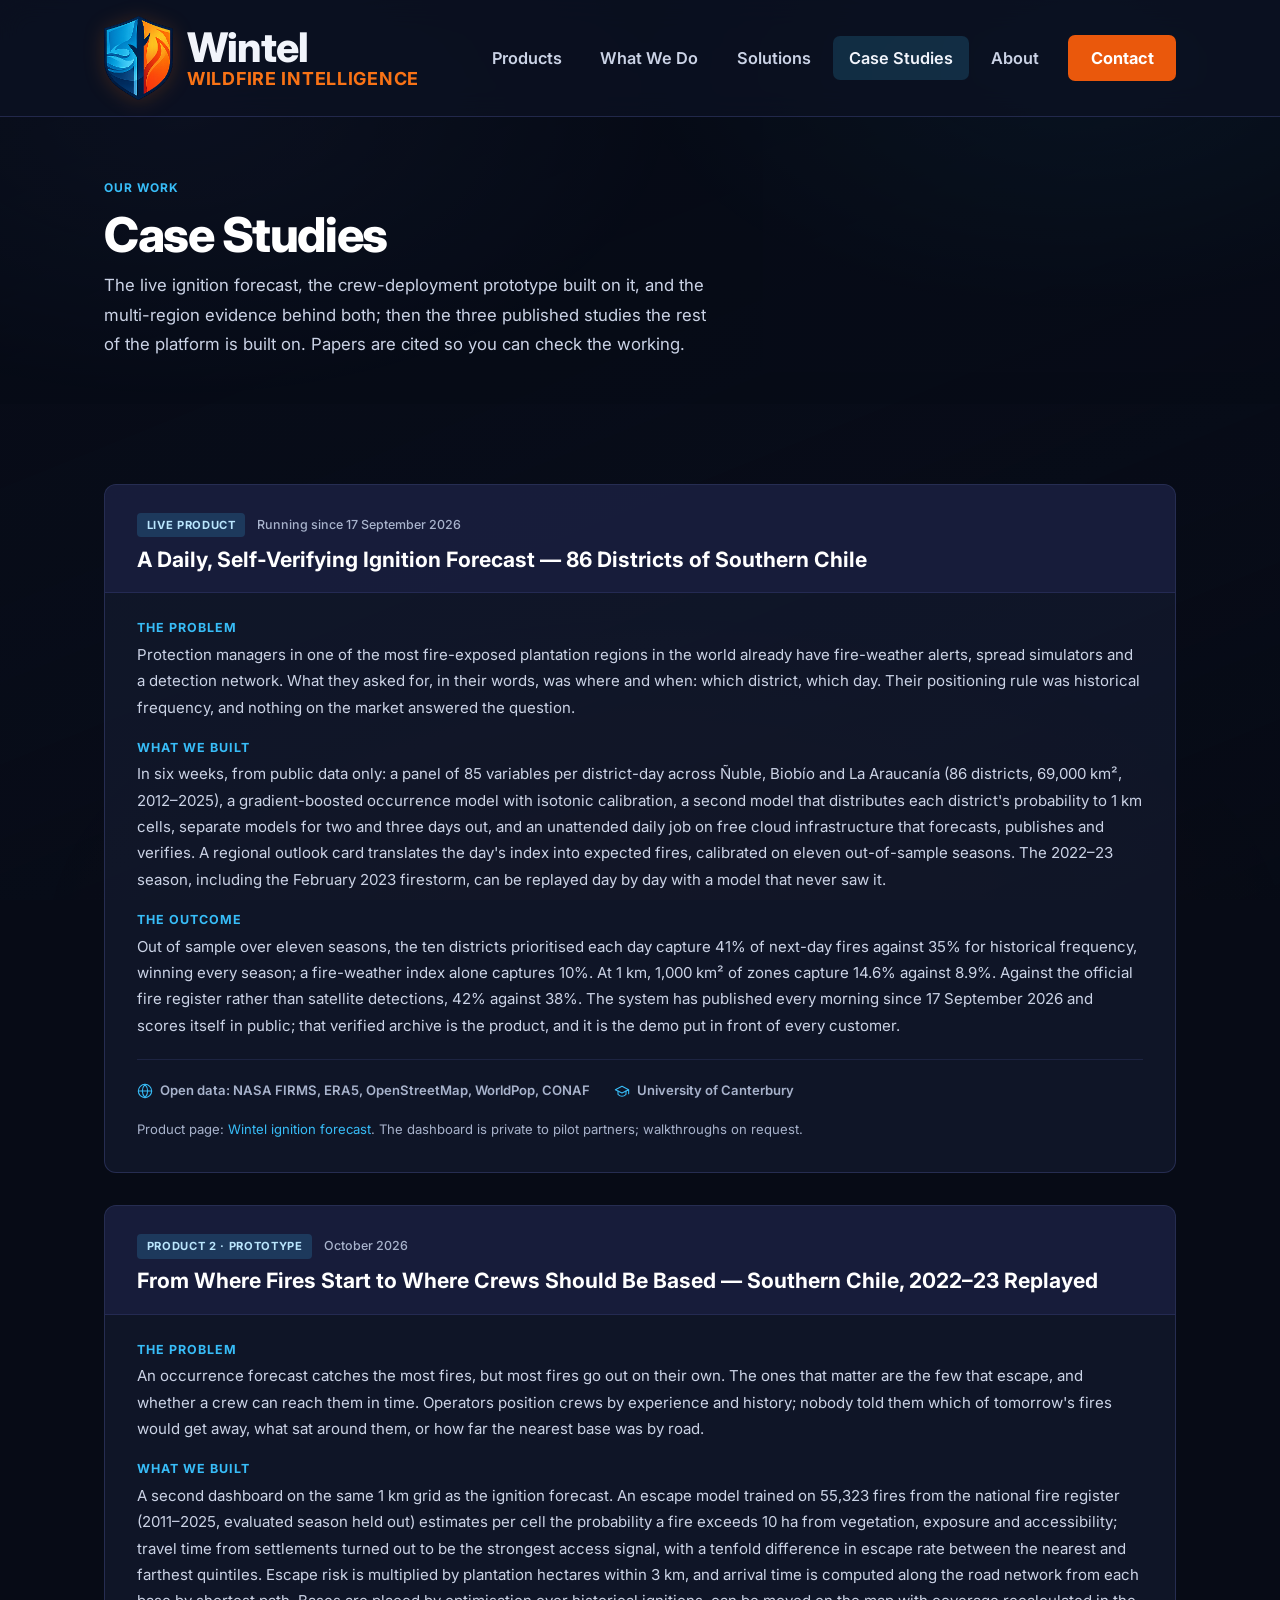
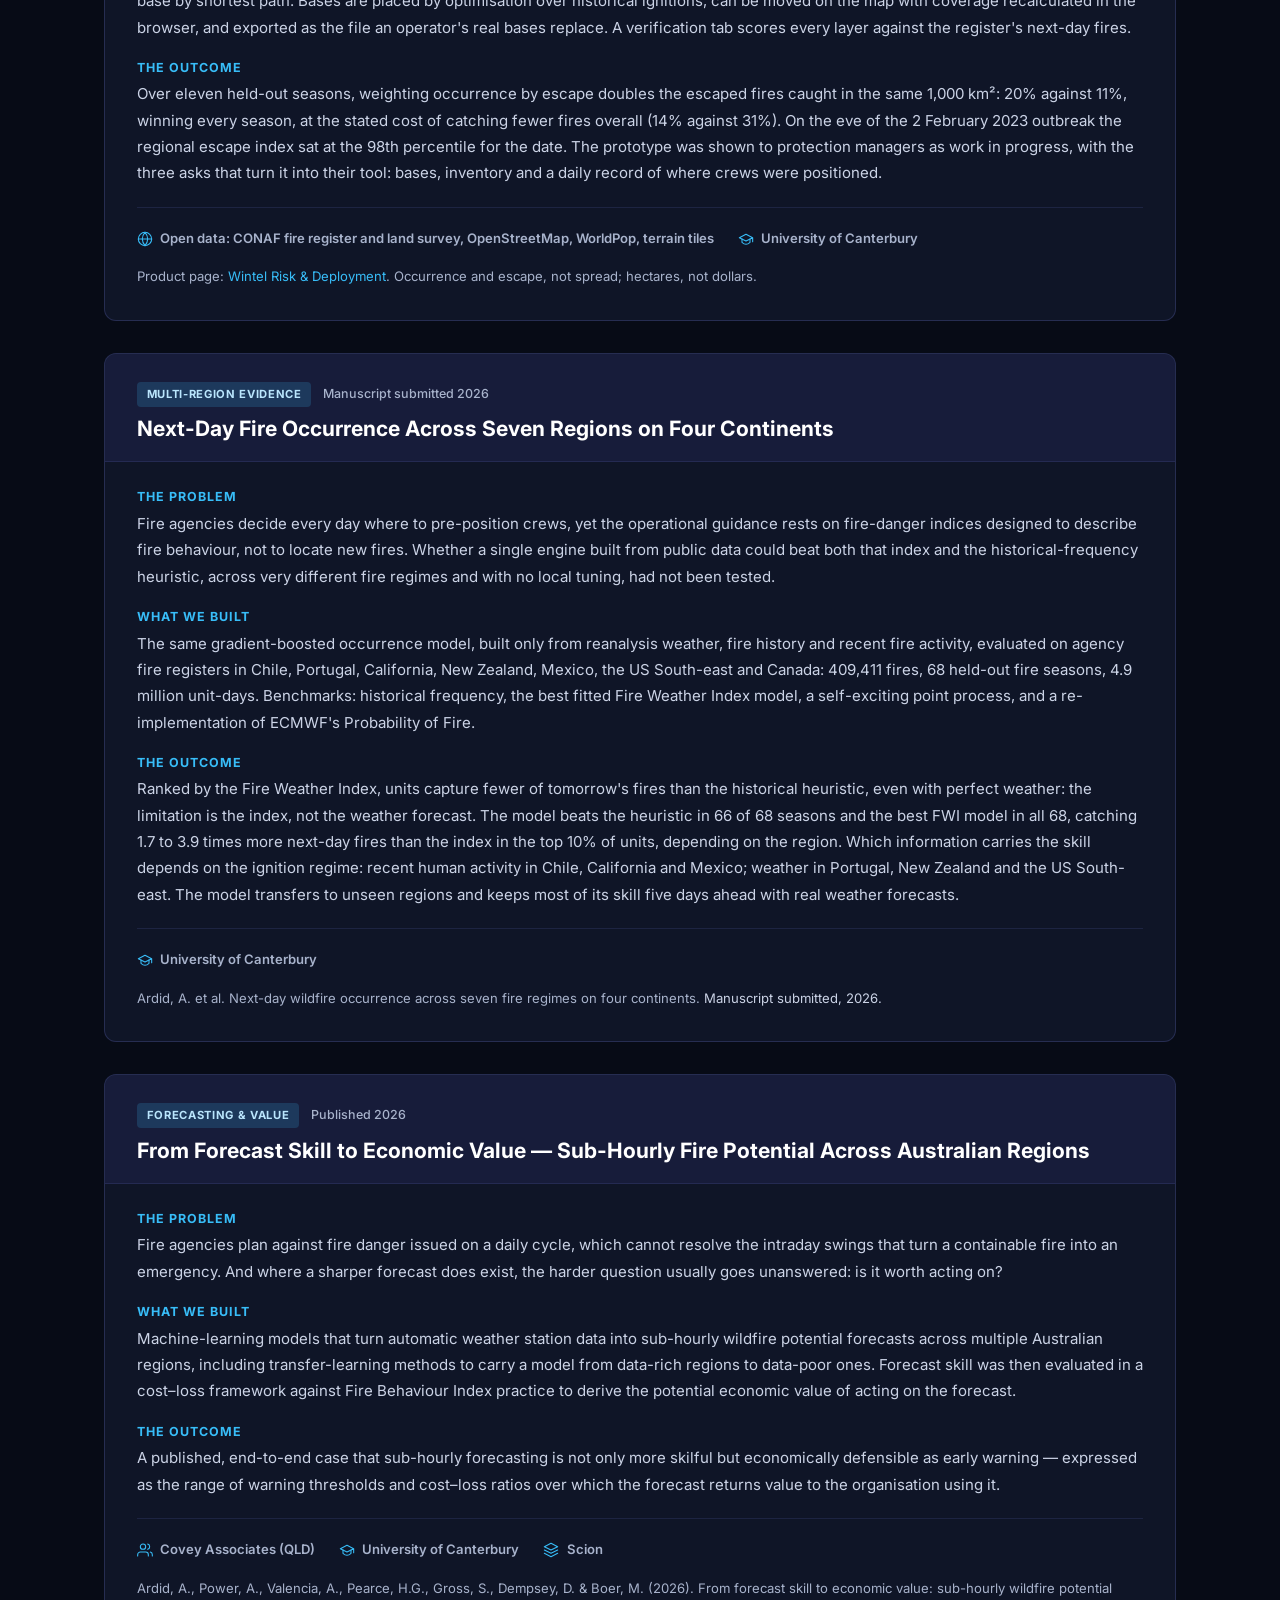
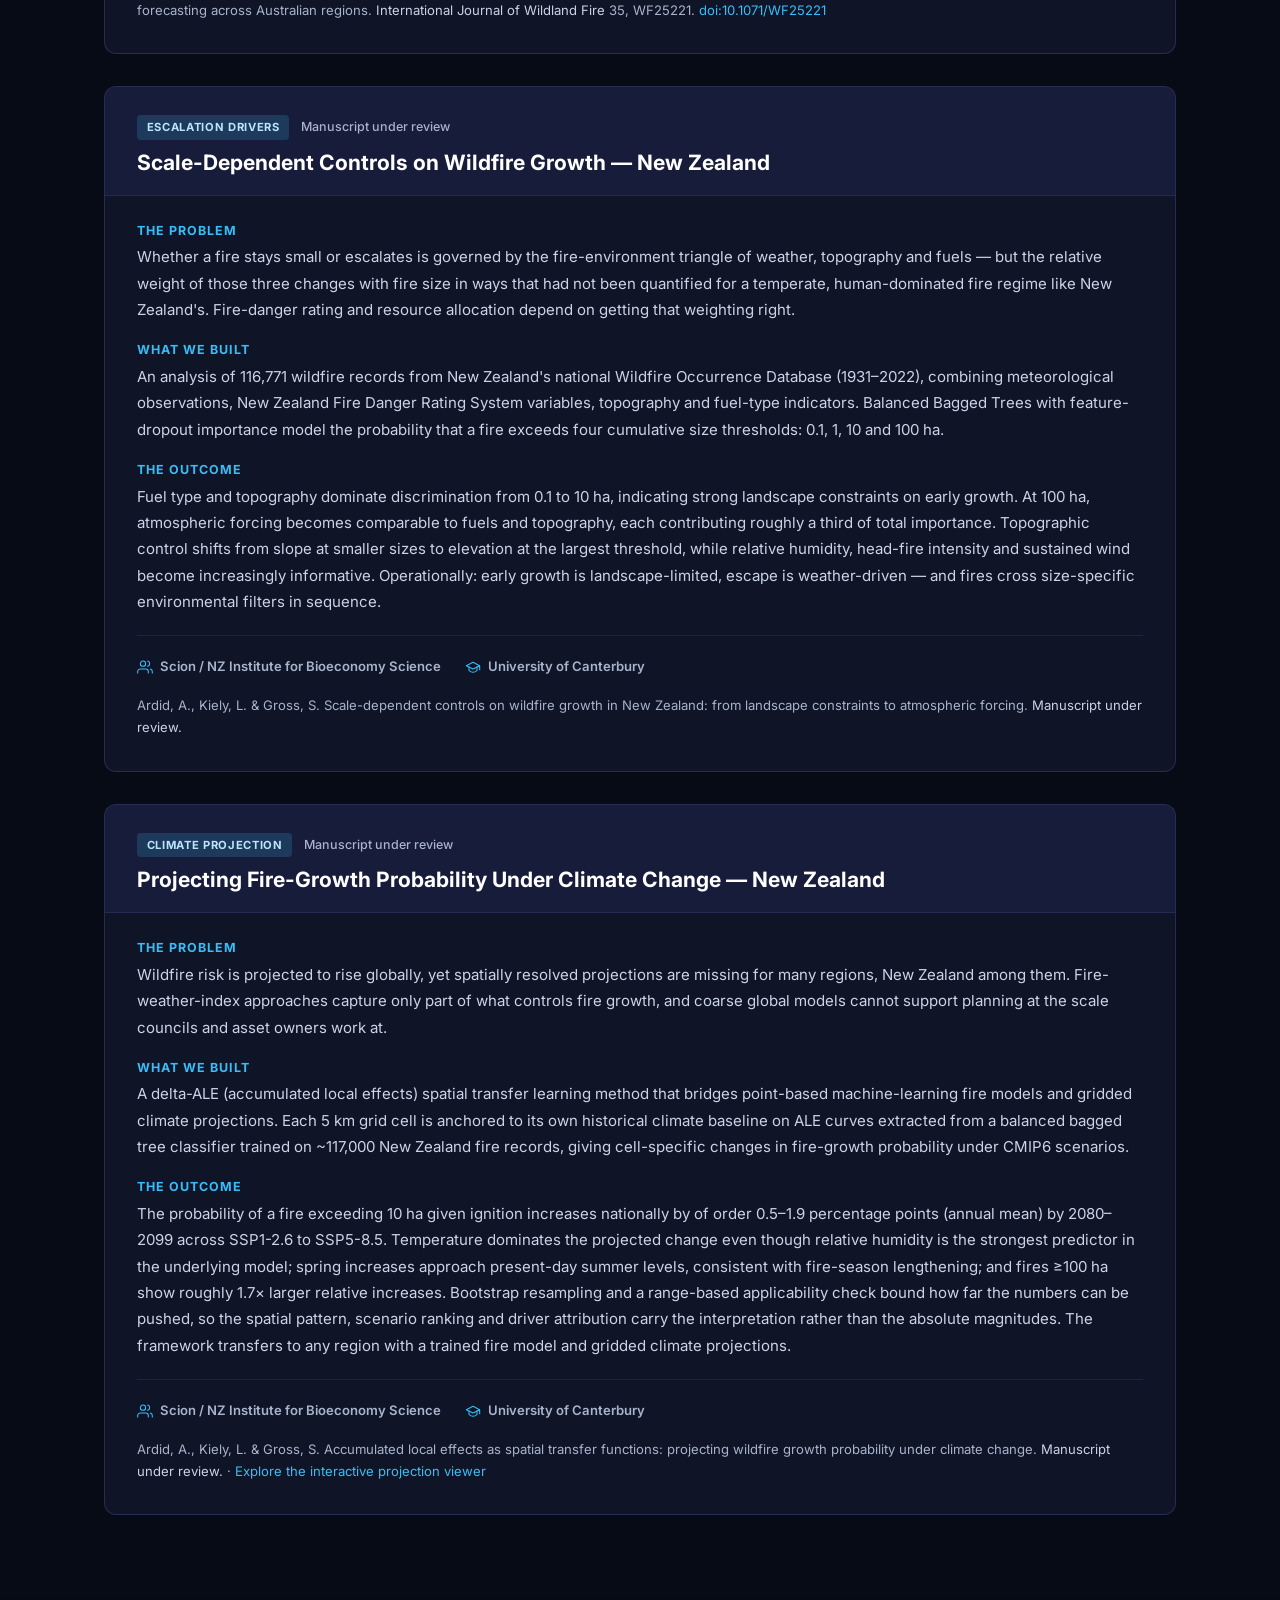
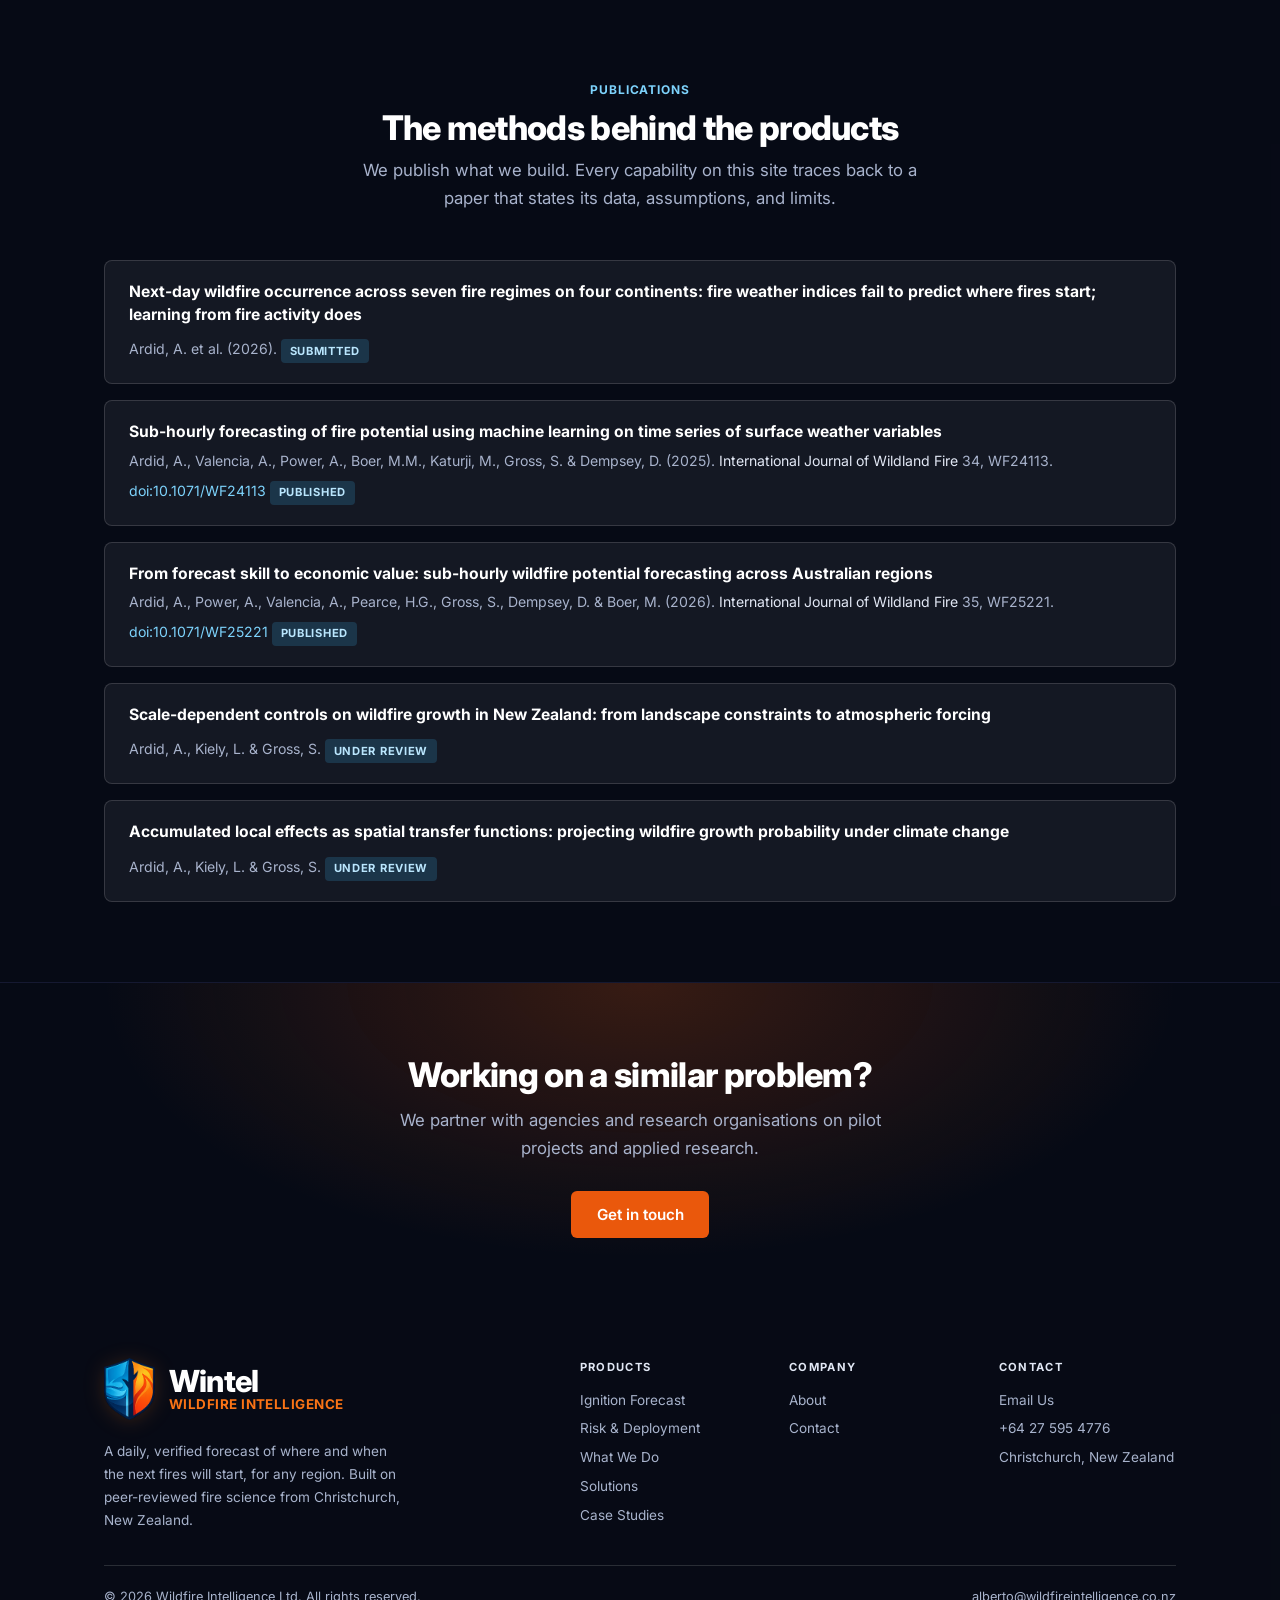
<file: case-studies.html>
<!DOCTYPE html>
<html lang="en">
<head>
    <meta charset="UTF-8">
    <meta name="viewport" content="width=device-width, initial-scale=1.0">
    <title>Case Studies &amp; Publications — Wildfire Intelligence</title>
    <meta name="description" content="The live daily ignition forecast over southern Chile, the multi-region evidence behind it (seven regions, four continents), and the published research on sub-hourly fire potential, fire-growth drivers and 5 km climate projections.">
    <meta name="keywords" content="wildfire case study, ignition forecast Chile, fire occurrence forecasting, fire weather index comparison, sub-hourly fire forecasting Australia, cost-loss forecast value, scale-dependent fire growth, delta-ALE climate projection">

    <meta property="og:type" content="website">
    <meta property="og:title" content="Case Studies &amp; Publications — Wildfire Intelligence">
    <meta property="og:description" content="A live daily ignition forecast, multi-region evidence across four continents, and peer-reviewed research on fire potential, escalation drivers and climate projection.">
    <meta property="og:url" content="https://www.wildfireintelligence.co.nz/case-studies.html">
    <meta property="og:site_name" content="Wildfire Intelligence">

    <link rel="canonical" href="https://www.wildfireintelligence.co.nz/case-studies.html">
    <link rel="icon" href="img/favicon-32.png?v=20260805-1142" sizes="32x32" type="image/png">
    <link rel="apple-touch-icon" href="img/favicon-180.png?v=20260805-1142">
    <link rel="preconnect" href="https://fonts.googleapis.com">
    <link rel="preconnect" href="https://fonts.gstatic.com" crossorigin>
    <link rel="stylesheet" href="https://fonts.googleapis.com/css2?family=Inter:wght@400;500;600;700;800&display=swap">
    <link rel="stylesheet" href="css/style.css?v=20261026-2330">
</head>
<body>

<a href="#main" class="skip-link">Skip to main content</a>

<header class="site-header">
    <nav class="container nav-inner" aria-label="Main navigation">
        <a href="index.html" class="logo" aria-label="Wintel - Wildfire Intelligence home">
            <img class="logo-mark" src="img/logo-mark.png?v=20260805-1210" alt="" width="267" height="323"><span class="logo-text"><span class="logo-word">Wintel</span><span class="logo-sub">Wildfire Intelligence</span></span>
        </a>
        <button class="mobile-toggle" aria-label="Toggle menu" aria-expanded="false">
            <svg viewBox="0 0 24 24"><line x1="3" y1="6" x2="21" y2="6"/><line x1="3" y1="12" x2="21" y2="12"/><line x1="3" y1="18" x2="21" y2="18"/></svg>
        </button>
        <ul class="nav-links">
            <li><a href="ignition-forecast.html">Products</a></li>
            <li><a href="what-we-do.html">What We Do</a></li>
            <li><a href="solutions.html">Solutions</a></li>
            <li><a href="case-studies.html" class="active">Case Studies</a></li>
            <li><a href="about.html">About</a></li>
            <li class="nav-cta"><a href="contact.html">Contact</a></li>
        </ul>
    </nav>
</header>

<main id="main">

    <section class="page-header">
        <div class="container">
            <span class="section-label">Our Work</span>
            <h1>Case Studies</h1>
            <p>The live ignition forecast, the crew-deployment prototype built on it, and the multi-region evidence behind both; then the three published studies the rest of the platform is built on. Papers are cited so you can check the working.</p>
        </div>
    </section>

    <section class="section">
        <div class="container">

            <!-- CASE STUDY 0 — LIVE PRODUCT -->
            <article class="case-study" id="chile-live-forecast">
                <div class="case-study-header">
                    <div class="case-study-meta">
                        <span class="case-study-tag">Live Product</span>
                        <span class="case-study-date">Running since 17 September 2026</span>
                    </div>
                    <h3>A Daily, Self-Verifying Ignition Forecast &mdash; 86 Districts of Southern Chile</h3>
                </div>
                <div class="case-study-body">
                    <div class="case-study-section">
                        <h4>The Problem</h4>
                        <p>Protection managers in one of the most fire-exposed plantation regions in the world already have fire-weather alerts, spread simulators and a detection network. What they asked for, in their words, was where and when: which district, which day. Their positioning rule was historical frequency, and nothing on the market answered the question.</p>
                    </div>
                    <div class="case-study-section">
                        <h4>What We Built</h4>
                        <p>In six weeks, from public data only: a panel of 85 variables per district-day across &Ntilde;uble, Biob&iacute;o and La Araucan&iacute;a (86 districts, 69,000 km&sup2;, 2012&ndash;2025), a gradient-boosted occurrence model with isotonic calibration, a second model that distributes each district's probability to 1 km cells, separate models for two and three days out, and an unattended daily job on free cloud infrastructure that forecasts, publishes and verifies. A regional outlook card translates the day's index into expected fires, calibrated on eleven out-of-sample seasons. The 2022&ndash;23 season, including the February 2023 firestorm, can be replayed day by day with a model that never saw it.</p>
                    </div>
                    <div class="case-study-section">
                        <h4>The Outcome</h4>
                        <p>Out of sample over eleven seasons, the ten districts prioritised each day capture 41% of next-day fires against 35% for historical frequency, winning every season; a fire-weather index alone captures 10%. At 1 km, 1,000 km&sup2; of zones capture 14.6% against 8.9%. Against the official fire register rather than satellite detections, 42% against 38%. The system has published every morning since 17 September 2026 and scores itself in public; that verified archive is the product, and it is the demo put in front of every customer.</p>
                    </div>
                    <div class="case-study-partners">
                        <span class="case-study-partner">
                            <svg viewBox="0 0 24 24"><circle cx="12" cy="12" r="10"/><path d="M2 12h20"/><path d="M12 2a15.3 15.3 0 0 1 4 10 15.3 15.3 0 0 1-4 10 15.3 15.3 0 0 1-4-10 15.3 15.3 0 0 1 4-10z"/></svg>
                            Open data: NASA FIRMS, ERA5, OpenStreetMap, WorldPop, CONAF
                        </span>
                        <span class="case-study-partner">
                            <svg viewBox="0 0 24 24"><path d="M22 10v6M2 10l10-5 10 5-10 5z"/><path d="M6 12v5c3 3 6 3 6 3s3 0 6-3v-5"/></svg>
                            University of Canterbury
                        </span>
                    </div>
                    <p class="case-study-citation">
                        Product page: <a href="ignition-forecast.html">Wintel ignition forecast</a>. The dashboard is private to pilot partners; walkthroughs on request.
                    </p>
                </div>
            </article>

            <!-- CASE STUDY 0a — RISK & DEPLOYMENT PROTOTYPE -->
            <article class="case-study" id="risk-deployment">
                <div class="case-study-header">
                    <div class="case-study-meta">
                        <span class="case-study-tag">Product 2 &middot; Prototype</span>
                        <span class="case-study-date">October 2026</span>
                    </div>
                    <h3>From Where Fires Start to Where Crews Should Be Based &mdash; Southern Chile, 2022&ndash;23 Replayed</h3>
                </div>
                <div class="case-study-body">
                    <div class="case-study-section">
                        <h4>The Problem</h4>
                        <p>An occurrence forecast catches the most fires, but most fires go out on their own. The ones that matter are the few that escape, and whether a crew can reach them in time. Operators position crews by experience and history; nobody told them which of tomorrow's fires would get away, what sat around them, or how far the nearest base was by road.</p>
                    </div>
                    <div class="case-study-section">
                        <h4>What We Built</h4>
                        <p>A second dashboard on the same 1 km grid as the ignition forecast. An escape model trained on 55,323 fires from the national fire register (2011&ndash;2025, evaluated season held out) estimates per cell the probability a fire exceeds 10 ha from vegetation, exposure and accessibility; travel time from settlements turned out to be the strongest access signal, with a tenfold difference in escape rate between the nearest and farthest quintiles. Escape risk is multiplied by plantation hectares within 3 km, and arrival time is computed along the road network from each base by shortest path. Bases are placed by optimisation over historical ignitions, can be moved on the map with coverage recalculated in the browser, and exported as the file an operator's real bases replace. A verification tab scores every layer against the register's next-day fires.</p>
                    </div>
                    <div class="case-study-section">
                        <h4>The Outcome</h4>
                        <p>Over eleven held-out seasons, weighting occurrence by escape doubles the escaped fires caught in the same 1,000 km&sup2;: 20% against 11%, winning every season, at the stated cost of catching fewer fires overall (14% against 31%). On the eve of the 2 February 2023 outbreak the regional escape index sat at the 98th percentile for the date. The prototype was shown to protection managers as work in progress, with the three asks that turn it into their tool: bases, inventory and a daily record of where crews were positioned.</p>
                    </div>
                    <div class="case-study-partners">
                        <span class="case-study-partner">
                            <svg viewBox="0 0 24 24"><circle cx="12" cy="12" r="10"/><path d="M2 12h20"/><path d="M12 2a15.3 15.3 0 0 1 4 10 15.3 15.3 0 0 1-4 10 15.3 15.3 0 0 1-4-10 15.3 15.3 0 0 1 4-10z"/></svg>
                            Open data: CONAF fire register and land survey, OpenStreetMap, WorldPop, terrain tiles
                        </span>
                        <span class="case-study-partner">
                            <svg viewBox="0 0 24 24"><path d="M22 10v6M2 10l10-5 10 5-10 5z"/><path d="M6 12v5c3 3 6 3 6 3s3 0 6-3v-5"/></svg>
                            University of Canterbury
                        </span>
                    </div>
                    <p class="case-study-citation">
                        Product page: <a href="crew-deployment.html">Wintel Risk &amp; Deployment</a>. Occurrence and escape, not spread; hectares, not dollars.
                    </p>
                </div>
            </article>

            <!-- CASE STUDY 0b — MULTI-REGION -->
            <article class="case-study" id="multi-region-occurrence">
                <div class="case-study-header">
                    <div class="case-study-meta">
                        <span class="case-study-tag">Multi-Region Evidence</span>
                        <span class="case-study-date">Manuscript submitted 2026</span>
                    </div>
                    <h3>Next-Day Fire Occurrence Across Seven Regions on Four Continents</h3>
                </div>
                <div class="case-study-body">
                    <div class="case-study-section">
                        <h4>The Problem</h4>
                        <p>Fire agencies decide every day where to pre-position crews, yet the operational guidance rests on fire-danger indices designed to describe fire behaviour, not to locate new fires. Whether a single engine built from public data could beat both that index and the historical-frequency heuristic, across very different fire regimes and with no local tuning, had not been tested.</p>
                    </div>
                    <div class="case-study-section">
                        <h4>What We Built</h4>
                        <p>The same gradient-boosted occurrence model, built only from reanalysis weather, fire history and recent fire activity, evaluated on agency fire registers in Chile, Portugal, California, New Zealand, Mexico, the US South-east and Canada: 409,411 fires, 68 held-out fire seasons, 4.9 million unit-days. Benchmarks: historical frequency, the best fitted Fire Weather Index model, a self-exciting point process, and a re-implementation of ECMWF's Probability of Fire.</p>
                    </div>
                    <div class="case-study-section">
                        <h4>The Outcome</h4>
                        <p>Ranked by the Fire Weather Index, units capture fewer of tomorrow's fires than the historical heuristic, even with perfect weather: the limitation is the index, not the weather forecast. The model beats the heuristic in 66 of 68 seasons and the best FWI model in all 68, catching 1.7 to 3.9 times more next-day fires than the index in the top 10% of units, depending on the region. Which information carries the skill depends on the ignition regime: recent human activity in Chile, California and Mexico; weather in Portugal, New Zealand and the US South-east. The model transfers to unseen regions and keeps most of its skill five days ahead with real weather forecasts.</p>
                    </div>
                    <div class="case-study-partners">
                        <span class="case-study-partner">
                            <svg viewBox="0 0 24 24"><path d="M22 10v6M2 10l10-5 10 5-10 5z"/><path d="M6 12v5c3 3 6 3 6 3s3 0 6-3v-5"/></svg>
                            University of Canterbury
                        </span>
                    </div>
                    <p class="case-study-citation">
                        Ardid, A. et al. Next-day wildfire occurrence across seven fire regimes on four continents. <em>Manuscript submitted, 2026.</em>
                    </p>
                </div>
            </article>

            <!-- CASE STUDY 1 -->
            <article class="case-study" id="australia-forecasting">
                <div class="case-study-header">
                    <div class="case-study-meta">
                        <span class="case-study-tag">Forecasting &amp; Value</span>
                        <span class="case-study-date">Published 2026</span>
                    </div>
                    <h3>From Forecast Skill to Economic Value &mdash; Sub-Hourly Fire Potential Across Australian Regions</h3>
                </div>
                <div class="case-study-body">
                    <div class="case-study-section">
                        <h4>The Problem</h4>
                        <p>Fire agencies plan against fire danger issued on a daily cycle, which cannot resolve the intraday swings that turn a containable fire into an emergency. And where a sharper forecast does exist, the harder question usually goes unanswered: is it worth acting on?</p>
                    </div>
                    <div class="case-study-section">
                        <h4>What We Built</h4>
                        <p>Machine-learning models that turn automatic weather station data into sub-hourly wildfire potential forecasts across multiple Australian regions, including transfer-learning methods to carry a model from data-rich regions to data-poor ones. Forecast skill was then evaluated in a cost&ndash;loss framework against Fire Behaviour Index practice to derive the potential economic value of acting on the forecast.</p>
                    </div>
                    <div class="case-study-section">
                        <h4>The Outcome</h4>
                        <p>A published, end-to-end case that sub-hourly forecasting is not only more skilful but economically defensible as early warning &mdash; expressed as the range of warning thresholds and cost&ndash;loss ratios over which the forecast returns value to the organisation using it.</p>
                    </div>
                    <div class="case-study-partners">
                        <span class="case-study-partner">
                            <svg viewBox="0 0 24 24"><path d="M17 21v-2a4 4 0 0 0-4-4H5a4 4 0 0 0-4 4v2"/><circle cx="9" cy="7" r="4"/><path d="M23 21v-2a4 4 0 0 0-3-3.87"/><path d="M16 3.13a4 4 0 0 1 0 7.75"/></svg>
                            Covey Associates (QLD)
                        </span>
                        <span class="case-study-partner">
                            <svg viewBox="0 0 24 24"><path d="M22 10v6M2 10l10-5 10 5-10 5z"/><path d="M6 12v5c3 3 6 3 6 3s3 0 6-3v-5"/></svg>
                            University of Canterbury
                        </span>
                        <span class="case-study-partner">
                            <svg viewBox="0 0 24 24"><path d="M12 2L2 7l10 5 10-5-10-5z"/><path d="M2 17l10 5 10-5"/><path d="M2 12l10 5 10-5"/></svg>
                            Scion
                        </span>
                    </div>
                    <p class="case-study-citation">
                        Ardid, A., Power, A., Valencia, A., Pearce, H.G., Gross, S., Dempsey, D. &amp; Boer, M. (2026).
                        From forecast skill to economic value: sub-hourly wildfire potential forecasting across Australian regions.
                        <em>International Journal of Wildland Fire</em> 35, WF25221.
                        <a href="https://doi.org/10.1071/WF25221" target="_blank" rel="noopener">doi:10.1071/WF25221</a>
                    </p>
                </div>
            </article>

            <!-- CASE STUDY 2 -->
            <article class="case-study" id="nz-growth-controls">
                <div class="case-study-header">
                    <div class="case-study-meta">
                        <span class="case-study-tag">Escalation Drivers</span>
                        <span class="case-study-date">Manuscript under review</span>
                    </div>
                    <h3>Scale-Dependent Controls on Wildfire Growth &mdash; New Zealand</h3>
                </div>
                <div class="case-study-body">
                    <div class="case-study-section">
                        <h4>The Problem</h4>
                        <p>Whether a fire stays small or escalates is governed by the fire-environment triangle of weather, topography and fuels &mdash; but the relative weight of those three changes with fire size in ways that had not been quantified for a temperate, human-dominated fire regime like New Zealand's. Fire-danger rating and resource allocation depend on getting that weighting right.</p>
                    </div>
                    <div class="case-study-section">
                        <h4>What We Built</h4>
                        <p>An analysis of 116,771 wildfire records from New Zealand's national Wildfire Occurrence Database (1931&ndash;2022), combining meteorological observations, New Zealand Fire Danger Rating System variables, topography and fuel-type indicators. Balanced Bagged Trees with feature-dropout importance model the probability that a fire exceeds four cumulative size thresholds: 0.1, 1, 10 and 100 ha.</p>
                    </div>
                    <div class="case-study-section">
                        <h4>The Outcome</h4>
                        <p>Fuel type and topography dominate discrimination from 0.1 to 10 ha, indicating strong landscape constraints on early growth. At 100 ha, atmospheric forcing becomes comparable to fuels and topography, each contributing roughly a third of total importance. Topographic control shifts from slope at smaller sizes to elevation at the largest threshold, while relative humidity, head-fire intensity and sustained wind become increasingly informative. Operationally: early growth is landscape-limited, escape is weather-driven &mdash; and fires cross size-specific environmental filters in sequence.</p>
                    </div>
                    <div class="case-study-partners">
                        <span class="case-study-partner">
                            <svg viewBox="0 0 24 24"><path d="M17 21v-2a4 4 0 0 0-4-4H5a4 4 0 0 0-4 4v2"/><circle cx="9" cy="7" r="4"/><path d="M23 21v-2a4 4 0 0 0-3-3.87"/><path d="M16 3.13a4 4 0 0 1 0 7.75"/></svg>
                            Scion / NZ Institute for Bioeconomy Science
                        </span>
                        <span class="case-study-partner">
                            <svg viewBox="0 0 24 24"><path d="M22 10v6M2 10l10-5 10 5-10 5z"/><path d="M6 12v5c3 3 6 3 6 3s3 0 6-3v-5"/></svg>
                            University of Canterbury
                        </span>
                    </div>
                    <p class="case-study-citation">
                        Ardid, A., Kiely, L. &amp; Gross, S. Scale-dependent controls on wildfire growth in New Zealand:
                        from landscape constraints to atmospheric forcing. <em>Manuscript under review.</em>
                    </p>
                </div>
            </article>

            <!-- CASE STUDY 3 -->
            <article class="case-study" id="nz-climate-projection">
                <div class="case-study-header">
                    <div class="case-study-meta">
                        <span class="case-study-tag">Climate Projection</span>
                        <span class="case-study-date">Manuscript under review</span>
                    </div>
                    <h3>Projecting Fire-Growth Probability Under Climate Change &mdash; New Zealand</h3>
                </div>
                <div class="case-study-body">
                    <div class="case-study-section">
                        <h4>The Problem</h4>
                        <p>Wildfire risk is projected to rise globally, yet spatially resolved projections are missing for many regions, New Zealand among them. Fire-weather-index approaches capture only part of what controls fire growth, and coarse global models cannot support planning at the scale councils and asset owners work at.</p>
                    </div>
                    <div class="case-study-section">
                        <h4>What We Built</h4>
                        <p>A delta-ALE (accumulated local effects) spatial transfer learning method that bridges point-based machine-learning fire models and gridded climate projections. Each 5 km grid cell is anchored to its own historical climate baseline on ALE curves extracted from a balanced bagged tree classifier trained on ~117,000 New Zealand fire records, giving cell-specific changes in fire-growth probability under CMIP6 scenarios.</p>
                    </div>
                    <div class="case-study-section">
                        <h4>The Outcome</h4>
                        <p>The probability of a fire exceeding 10 ha given ignition increases nationally by of order 0.5&ndash;1.9 percentage points (annual mean) by 2080&ndash;2099 across SSP1-2.6 to SSP5-8.5. Temperature dominates the projected change even though relative humidity is the strongest predictor in the underlying model; spring increases approach present-day summer levels, consistent with fire-season lengthening; and fires &ge;100 ha show roughly 1.7&times; larger relative increases. Bootstrap resampling and a range-based applicability check bound how far the numbers can be pushed, so the spatial pattern, scenario ranking and driver attribution carry the interpretation rather than the absolute magnitudes. The framework transfers to any region with a trained fire model and gridded climate projections.</p>
                    </div>
                    <div class="case-study-partners">
                        <span class="case-study-partner">
                            <svg viewBox="0 0 24 24"><path d="M17 21v-2a4 4 0 0 0-4-4H5a4 4 0 0 0-4 4v2"/><circle cx="9" cy="7" r="4"/><path d="M23 21v-2a4 4 0 0 0-3-3.87"/><path d="M16 3.13a4 4 0 0 1 0 7.75"/></svg>
                            Scion / NZ Institute for Bioeconomy Science
                        </span>
                        <span class="case-study-partner">
                            <svg viewBox="0 0 24 24"><path d="M22 10v6M2 10l10-5 10 5-10 5z"/><path d="M6 12v5c3 3 6 3 6 3s3 0 6-3v-5"/></svg>
                            University of Canterbury
                        </span>
                    </div>
                    <p class="case-study-citation">
                        Ardid, A., Kiely, L. &amp; Gross, S. Accumulated local effects as spatial transfer functions:
                        projecting wildfire growth probability under climate change. <em>Manuscript under review.</em>
                        &middot; <a href="https://aardid.github.io/wildfires_projections_dev/ale_fire_projection_viewer.html" target="_blank" rel="noopener">Explore the interactive projection viewer</a>
                    </p>
                </div>
            </article>

        </div>
    </section>

    <!-- PUBLICATIONS -->
    <section class="section section-dark">
        <div class="container">
            <div class="section-header">
                <span class="section-label">Publications</span>
                <h2>The methods behind the products</h2>
                <p>We publish what we build. Every capability on this site traces back to a paper that states its data, assumptions, and limits.</p>
            </div>
            <ul class="pub-list">
                <li class="pub-item">
                    <strong>Next-day wildfire occurrence across seven fire regimes on four continents: fire weather indices fail to predict where fires start; learning from fire activity does</strong>
                    Ardid, A. et al. (2026).
                    <span class="pub-status">Submitted</span>
                </li>
                <li class="pub-item">
                    <strong>Sub-hourly forecasting of fire potential using machine learning on time series of surface weather variables</strong>
                    Ardid, A., Valencia, A., Power, A., Boer, M.M., Katurji, M., Gross, S. &amp; Dempsey, D. (2025).
                    <em>International Journal of Wildland Fire</em> 34, WF24113.
                    <a href="https://doi.org/10.1071/WF24113" target="_blank" rel="noopener">doi:10.1071/WF24113</a>
                    <span class="pub-status">Published</span>
                </li>
                <li class="pub-item">
                    <strong>From forecast skill to economic value: sub-hourly wildfire potential forecasting across Australian regions</strong>
                    Ardid, A., Power, A., Valencia, A., Pearce, H.G., Gross, S., Dempsey, D. &amp; Boer, M. (2026).
                    <em>International Journal of Wildland Fire</em> 35, WF25221.
                    <a href="https://doi.org/10.1071/WF25221" target="_blank" rel="noopener">doi:10.1071/WF25221</a>
                    <span class="pub-status">Published</span>
                </li>
                <li class="pub-item">
                    <strong>Scale-dependent controls on wildfire growth in New Zealand: from landscape constraints to atmospheric forcing</strong>
                    Ardid, A., Kiely, L. &amp; Gross, S.
                    <span class="pub-status">Under review</span>
                </li>
                <li class="pub-item">
                    <strong>Accumulated local effects as spatial transfer functions: projecting wildfire growth probability under climate change</strong>
                    Ardid, A., Kiely, L. &amp; Gross, S.
                    <span class="pub-status">Under review</span>
                </li>
            </ul>
        </div>
    </section>

    <!-- CTA -->
    <section class="cta-banner">
        <div class="container">
            <h2>Working on a similar problem?</h2>
            <p>We partner with agencies and research organisations on pilot projects and applied research.</p>
            <a href="contact.html" class="btn btn-primary">Get in touch</a>
        </div>
    </section>

</main>

<footer class="site-footer">
    <div class="container">
        <div class="footer-inner">
            <div class="footer-brand">
                <a href="index.html" class="logo" aria-label="Wintel - Wildfire Intelligence home">
                    <img class="logo-mark" src="img/logo-mark.png?v=20260805-1210" alt="" width="267" height="323"><span class="logo-text"><span class="logo-word">Wintel</span><span class="logo-sub">Wildfire Intelligence</span></span>
                </a>
                <p>A daily, verified forecast of where and when the next fires will start, for any region. Built on peer-reviewed fire science from Christchurch, New Zealand.</p>
            </div>
            <div>
                <div class="footer-heading">Products</div>
                <ul class="footer-links">
                    <li><a href="ignition-forecast.html">Ignition Forecast</a></li>
                    <li><a href="crew-deployment.html">Risk &amp; Deployment</a></li>
                    <li><a href="what-we-do.html">What We Do</a></li>
                    <li><a href="solutions.html">Solutions</a></li>
                    <li><a href="case-studies.html">Case Studies</a></li>
                </ul>
            </div>
            <div>
                <div class="footer-heading">Company</div>
                <ul class="footer-links">
                    <li><a href="about.html">About</a></li>
                    <li><a href="contact.html">Contact</a></li>
                </ul>
            </div>
            <div>
                <div class="footer-heading">Contact</div>
                <ul class="footer-links">
                    <li><a href="mailto:alberto@wildfireintelligence.co.nz">Email Us</a></li>
                    <li><a href="tel:+64275954776">+64 27 595 4776</a></li>
                    <li>Christchurch, New Zealand</li>
                </ul>
            </div>
        </div>
        <div class="footer-bottom">
            <span>&copy; 2026 Wildfire Intelligence Ltd. All rights reserved.</span>
            <a href="mailto:alberto@wildfireintelligence.co.nz">alberto@wildfireintelligence.co.nz</a>
        </div>
    </div>
</footer>

<script src="js/main.js?v=20260805-1142" defer></script>
</body>
</html>
</file>
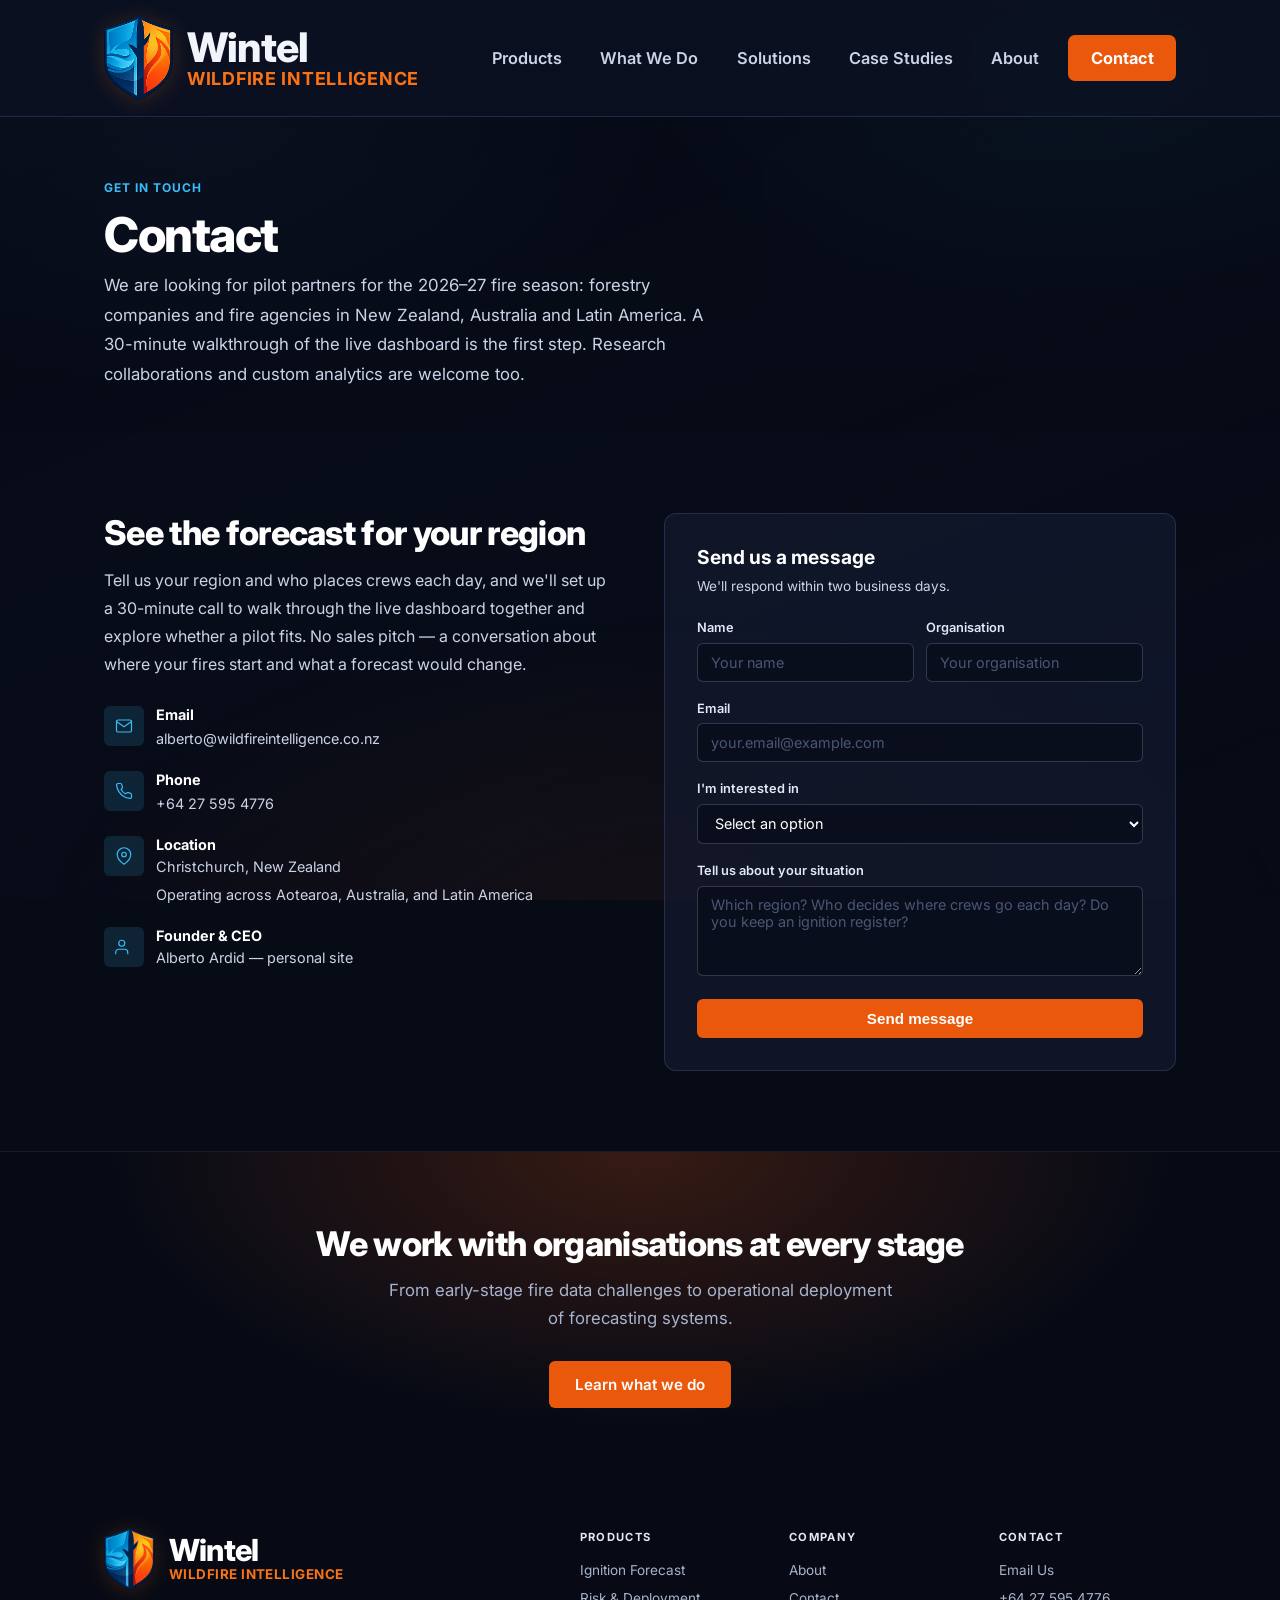
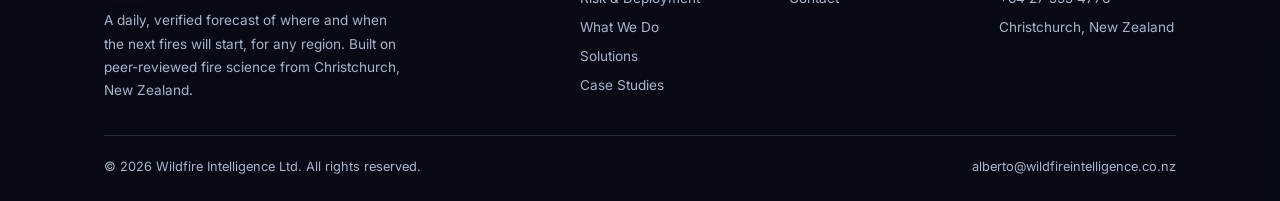
<file: contact.html>
<!DOCTYPE html>
<html lang="en">
<head>
    <meta charset="UTF-8">
    <meta name="viewport" content="width=device-width, initial-scale=1.0">
    <title>Contact — Wildfire Intelligence | AI Wildfire Forecasting &amp; Analytics</title>
    <meta name="description" content="Ask for a walkthrough of the Wintel daily ignition forecast or a pilot for the 2026–27 fire season. Wildfire Intelligence, Christchurch, New Zealand.">
    <meta name="keywords" content="contact wildfire intelligence, wildfire forecasting consultation, wildfire analytics partnership, fire risk modelling NZ">

    <meta property="og:type" content="website">
    <meta property="og:title" content="Contact — Wildfire Intelligence">
    <meta property="og:description" content="Request a dashboard walkthrough or a pilot of the daily ignition forecast for the 2026–27 fire season.">
    <meta property="og:url" content="https://www.wildfireintelligence.co.nz/contact.html">
    <meta property="og:site_name" content="Wildfire Intelligence">

    <link rel="canonical" href="https://www.wildfireintelligence.co.nz/contact.html">
    <link rel="icon" href="img/favicon-32.png?v=20260805-1142" sizes="32x32" type="image/png">
    <link rel="apple-touch-icon" href="img/favicon-180.png?v=20260805-1142">
    <link rel="preconnect" href="https://fonts.googleapis.com">
    <link rel="preconnect" href="https://fonts.gstatic.com" crossorigin>
    <link rel="stylesheet" href="https://fonts.googleapis.com/css2?family=Inter:wght@400;500;600;700;800&display=swap">
    <link rel="stylesheet" href="css/style.css?v=20261026-2330">
</head>
<body>

<a href="#main" class="skip-link">Skip to main content</a>

<header class="site-header">
    <nav class="container nav-inner" aria-label="Main navigation">
        <a href="index.html" class="logo" aria-label="Wintel - Wildfire Intelligence home">
            <img class="logo-mark" src="img/logo-mark.png?v=20260805-1210" alt="" width="267" height="323"><span class="logo-text"><span class="logo-word">Wintel</span><span class="logo-sub">Wildfire Intelligence</span></span>
        </a>
        <button class="mobile-toggle" aria-label="Toggle menu" aria-expanded="false">
            <svg viewBox="0 0 24 24"><line x1="3" y1="6" x2="21" y2="6"/><line x1="3" y1="12" x2="21" y2="12"/><line x1="3" y1="18" x2="21" y2="18"/></svg>
        </button>
        <ul class="nav-links">
            <li><a href="ignition-forecast.html">Products</a></li>
            <li><a href="what-we-do.html">What We Do</a></li>
            <li><a href="solutions.html">Solutions</a></li>
            <li><a href="case-studies.html">Case Studies</a></li>
            <li><a href="about.html">About</a></li>
            <li class="nav-cta"><a href="contact.html" class="active">Contact</a></li>
        </ul>
    </nav>
</header>

<main id="main">

    <section class="page-header">
        <div class="container">
            <span class="section-label">Get in Touch</span>
            <h1>Contact</h1>
            <p>We are looking for pilot partners for the 2026&ndash;27 fire season: forestry companies and fire agencies in New Zealand, Australia and Latin America. A 30-minute walkthrough of the live dashboard is the first step. Research collaborations and custom analytics are welcome too.</p>
        </div>
    </section>

    <section class="section">
        <div class="container">
            <div class="contact-grid">

                <!-- LEFT: Info -->
                <div class="contact-info">
                    <h2>See the forecast for your region</h2>
                    <p>Tell us your region and who places crews each day, and we'll set up a 30-minute call to walk through the live dashboard together and explore whether a pilot fits. No sales pitch &mdash; a conversation about where your fires start and what a forecast would change.</p>

                    <div class="contact-detail">
                        <div class="contact-detail-icon">
                            <svg viewBox="0 0 24 24"><path d="M4 4h16c1.1 0 2 .9 2 2v12c0 1.1-.9 2-2 2H4c-1.1 0-2-.9-2-2V6c0-1.1.9-2 2-2z"/><polyline points="22,6 12,13 2,6"/></svg>
                        </div>
                        <div class="contact-detail-text">
                            <h4>Email</h4>
                            <a href="mailto:alberto@wildfireintelligence.co.nz">alberto@wildfireintelligence.co.nz</a>
                        </div>
                    </div>

                    <div class="contact-detail">
                        <div class="contact-detail-icon">
                            <svg viewBox="0 0 24 24"><path d="M22 16.92v3a2 2 0 0 1-2.18 2 19.79 19.79 0 0 1-8.63-3.07 19.5 19.5 0 0 1-6-6 19.79 19.79 0 0 1-3.07-8.67A2 2 0 0 1 4.11 2h3a2 2 0 0 1 2 1.72 12.84 12.84 0 0 0 .7 2.81 2 2 0 0 1-.45 2.11L8.09 9.91a16 16 0 0 0 6 6l1.27-1.27a2 2 0 0 1 2.11-.45 12.84 12.84 0 0 0 2.81.7A2 2 0 0 1 22 16.92z"/></svg>
                        </div>
                        <div class="contact-detail-text">
                            <h4>Phone</h4>
                            <a href="tel:+64275954776">+64 27 595 4776</a>
                        </div>
                    </div>

                    <div class="contact-detail">
                        <div class="contact-detail-icon">
                            <svg viewBox="0 0 24 24"><path d="M21 10c0 7-9 13-9 13s-9-6-9-13a9 9 0 0 1 18 0z"/><circle cx="12" cy="10" r="3"/></svg>
                        </div>
                        <div class="contact-detail-text">
                            <h4>Location</h4>
                            <p>Christchurch, New Zealand</p>
                            <p class="contact-detail-note">Operating across Aotearoa, Australia, and Latin America</p>
                        </div>
                    </div>

                    <div class="contact-detail">
                        <div class="contact-detail-icon">
                            <svg viewBox="0 0 24 24"><path d="M17 21v-2a4 4 0 0 0-4-4H5a4 4 0 0 0-4 4v2"/><circle cx="9" cy="7" r="4"/></svg>
                        </div>
                        <div class="contact-detail-text">
                            <h4>Founder &amp; CEO</h4>
                            <p>Alberto Ardid &mdash; <a href="https://aardid.github.io/" target="_blank" rel="noopener noreferrer">personal site</a></p>
                        </div>
                    </div>
                </div>

                <!-- RIGHT: Form -->
                <div class="contact-form-card">
                    <h3>Send us a message</h3>
                    <p>We'll respond within two business days.</p>
                    <form id="contact-form" action="#" method="POST" novalidate>
                        <div class="form-row">
                            <div class="form-group">
                                <label for="name">Name</label>
                                <input type="text" id="name" name="name" required autocomplete="name" placeholder="Your name">
                            </div>
                            <div class="form-group">
                                <label for="org">Organisation</label>
                                <input type="text" id="org" name="organisation" placeholder="Your organisation">
                            </div>
                        </div>
                        <div class="form-group">
                            <label for="email">Email</label>
                            <input type="email" id="email" name="email" required autocomplete="email" placeholder="your.email@example.com">
                        </div>
                        <div class="form-group">
                            <label for="interest">I'm interested in</label>
                            <select id="interest" name="interest">
                                <option value="">Select an option</option>
                                <option value="ignition-pilot">Daily ignition forecast: pilot for the 2026&ndash;27 season</option>
                                <option value="ignition-demo">Daily ignition forecast: dashboard walkthrough</option>
                                <option value="deployment">Risk &amp; deployment: where crews should be based</option>
                                <option value="forecasting">Sub-hourly fire potential forecasting</option>
                                <option value="escalation">Fire-escalation probability &amp; drivers</option>
                                <option value="projection">Climate-change projections</option>
                                <option value="value">Forecast value / cost&ndash;loss evaluation</option>
                                <option value="custom">Custom fire analytics or deployment</option>
                                <option value="research">Research collaboration</option>
                                <option value="other">Something else</option>
                            </select>
                        </div>
                        <div class="form-group">
                            <label for="message">Tell us about your situation</label>
                            <textarea id="message" name="message" rows="4" placeholder="Which region? Who decides where crews go each day? Do you keep an ignition register?"></textarea>
                        </div>
                        <button type="submit" class="btn btn-primary form-submit">Send message</button>
                    </form>
                </div>
            </div>
        </div>
    </section>

    <!-- CTA -->
    <section class="cta-banner">
        <div class="container">
            <h2>We work with organisations at every stage</h2>
            <p>From early-stage fire data challenges to operational deployment of forecasting systems.</p>
            <a href="what-we-do.html" class="btn btn-primary">Learn what we do</a>
        </div>
    </section>

</main>

<footer class="site-footer">
    <div class="container">
        <div class="footer-inner">
            <div class="footer-brand">
                <a href="index.html" class="logo" aria-label="Wintel - Wildfire Intelligence home">
                    <img class="logo-mark" src="img/logo-mark.png?v=20260805-1210" alt="" width="267" height="323"><span class="logo-text"><span class="logo-word">Wintel</span><span class="logo-sub">Wildfire Intelligence</span></span>
                </a>
                <p>A daily, verified forecast of where and when the next fires will start, for any region. Built on peer-reviewed fire science from Christchurch, New Zealand.</p>
            </div>
            <div>
                <div class="footer-heading">Products</div>
                <ul class="footer-links">
                    <li><a href="ignition-forecast.html">Ignition Forecast</a></li>
                    <li><a href="crew-deployment.html">Risk &amp; Deployment</a></li>
                    <li><a href="what-we-do.html">What We Do</a></li>
                    <li><a href="solutions.html">Solutions</a></li>
                    <li><a href="case-studies.html">Case Studies</a></li>
                </ul>
            </div>
            <div>
                <div class="footer-heading">Company</div>
                <ul class="footer-links">
                    <li><a href="about.html">About</a></li>
                    <li><a href="contact.html">Contact</a></li>
                </ul>
            </div>
            <div>
                <div class="footer-heading">Contact</div>
                <ul class="footer-links">
                    <li><a href="mailto:alberto@wildfireintelligence.co.nz">Email Us</a></li>
                    <li><a href="tel:+64275954776">+64 27 595 4776</a></li>
                    <li>Christchurch, New Zealand</li>
                </ul>
            </div>
        </div>
        <div class="footer-bottom">
            <span>&copy; 2026 Wildfire Intelligence Ltd. All rights reserved.</span>
            <a href="mailto:alberto@wildfireintelligence.co.nz">alberto@wildfireintelligence.co.nz</a>
        </div>
    </div>
</footer>

<script src="js/main.js?v=20260805-1142" defer></script>
</body>
</html>
</file>
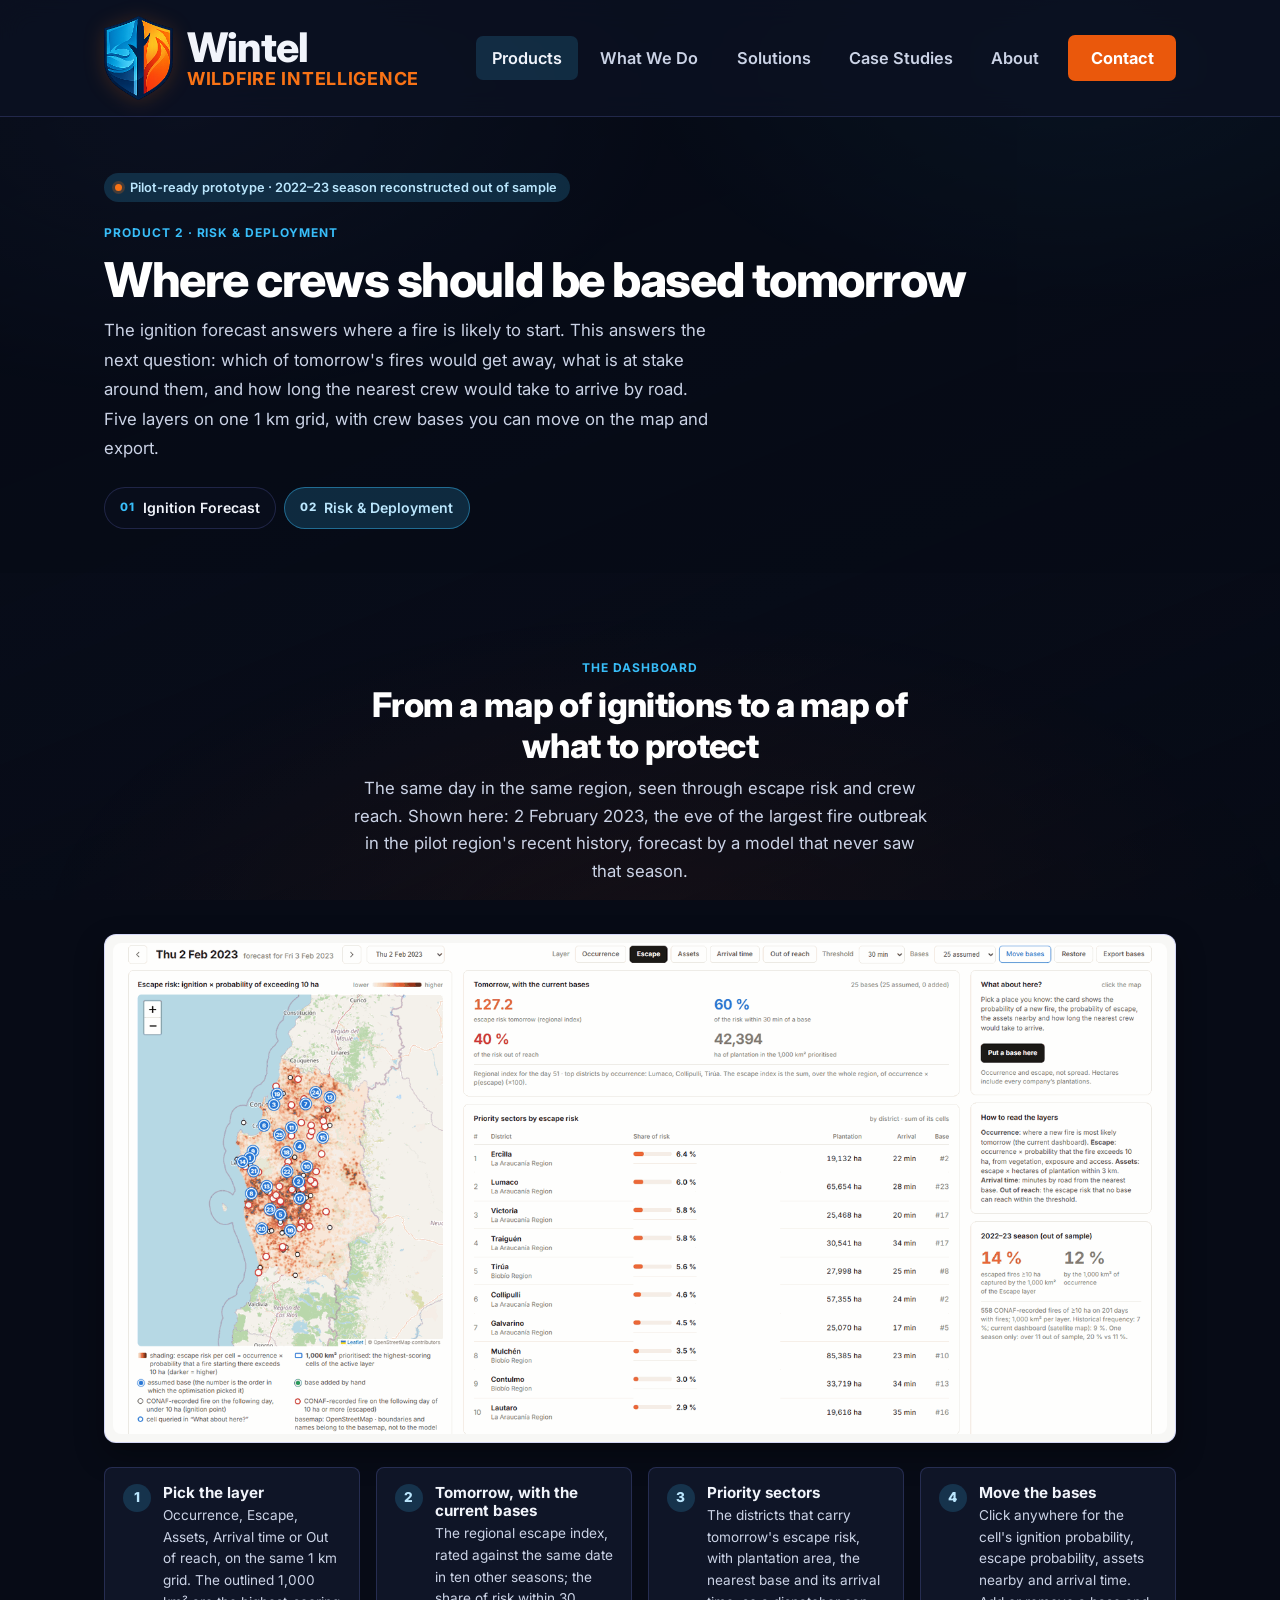
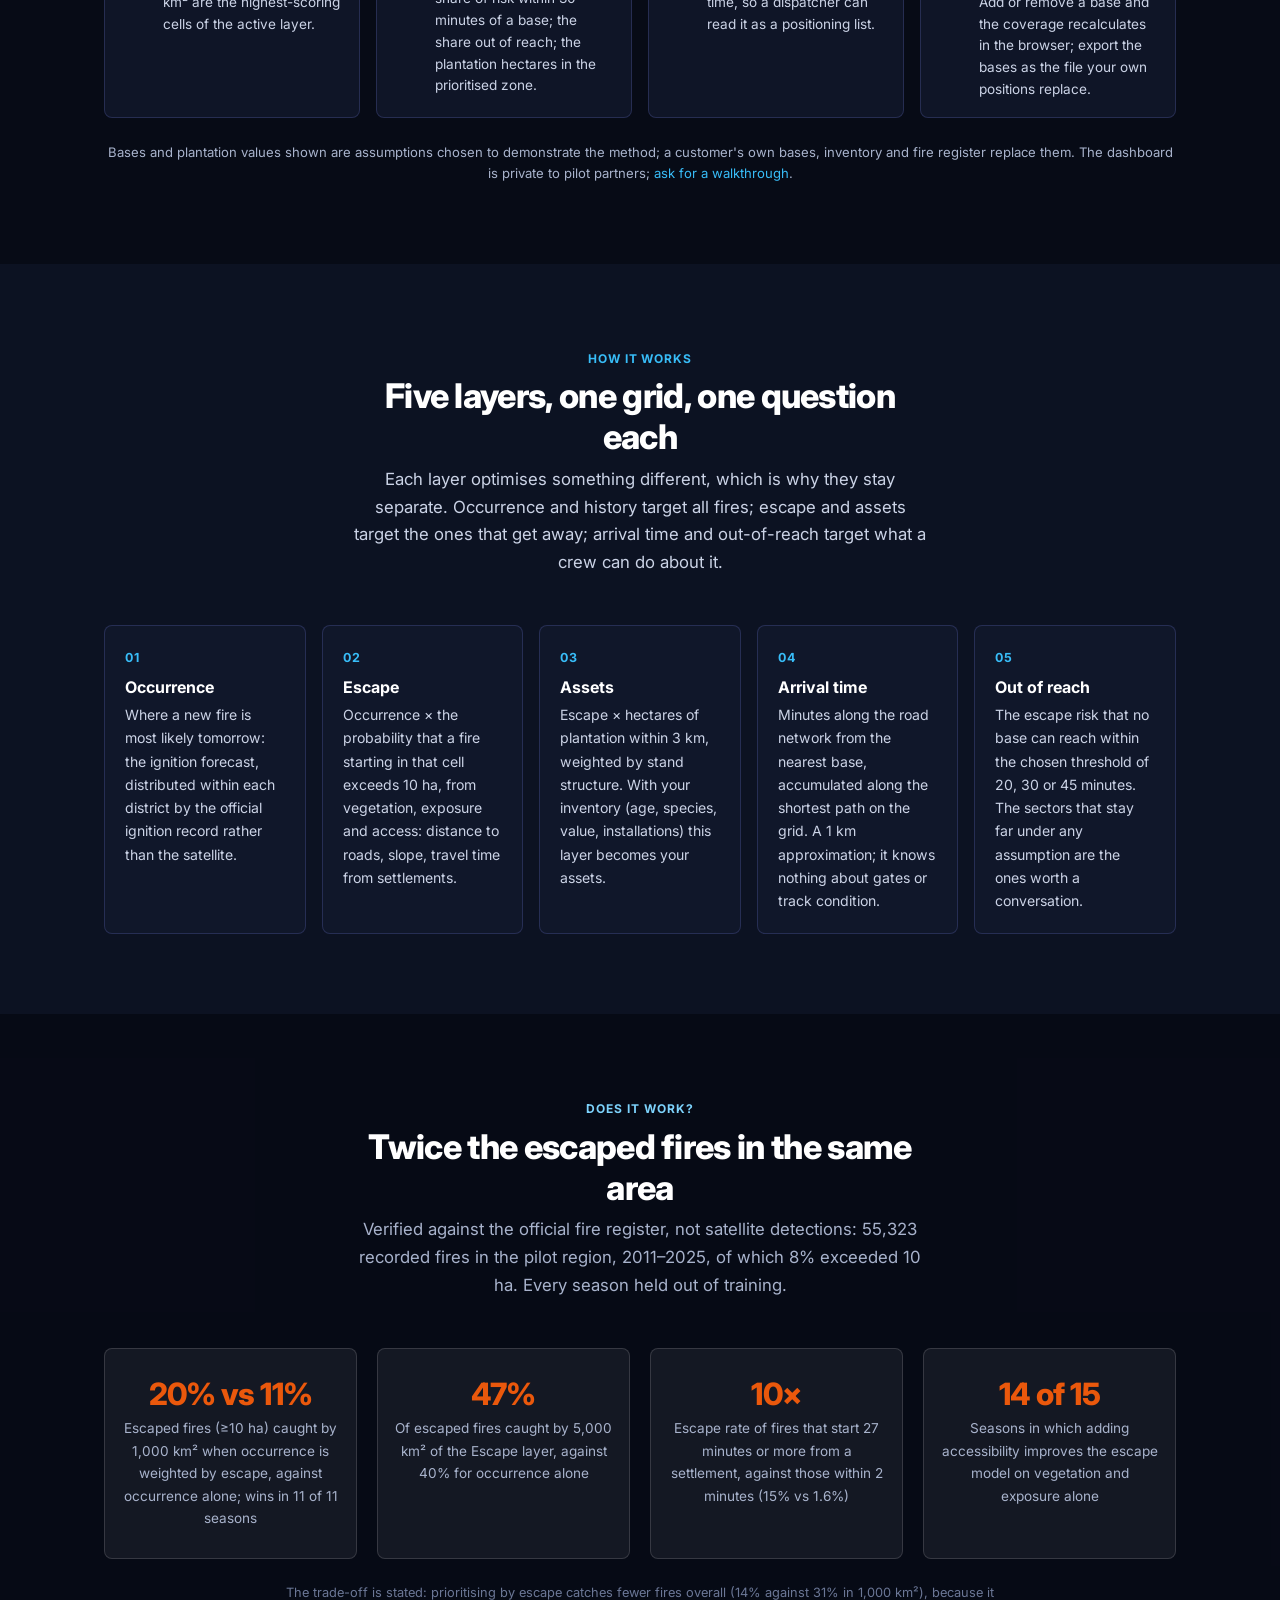
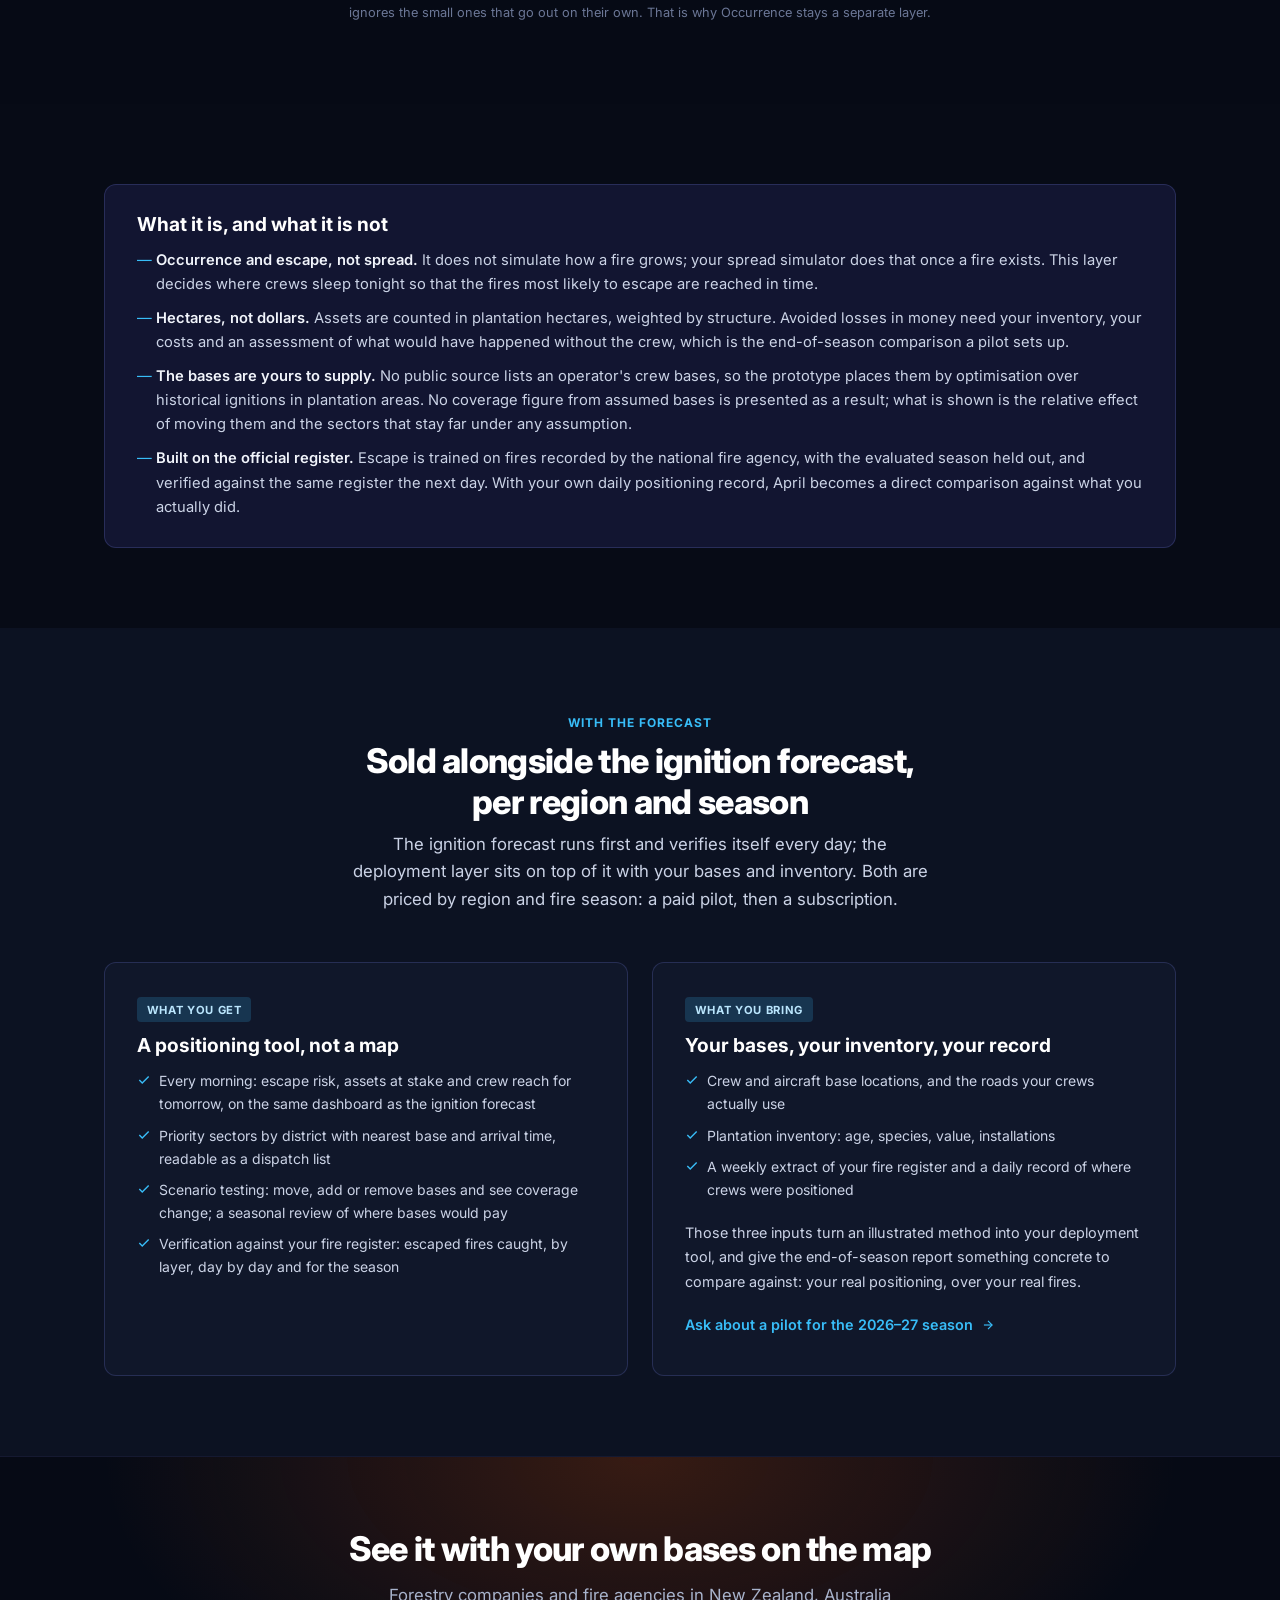
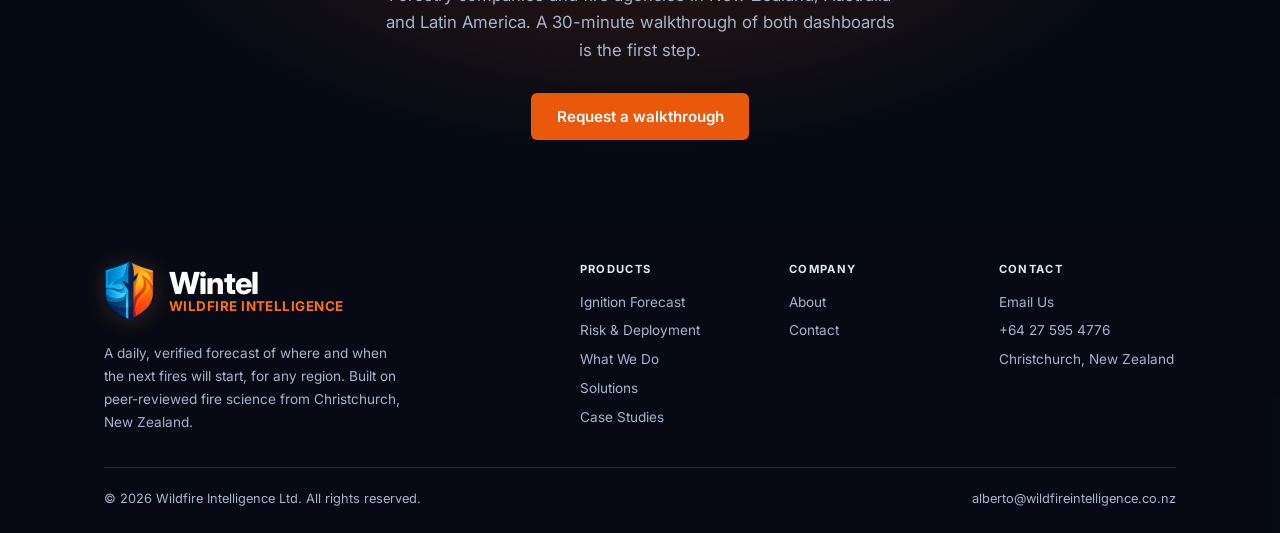
<file: crew-deployment.html>
<!DOCTYPE html>
<html lang="en">
<head>
    <meta charset="UTF-8">
    <meta name="viewport" content="width=device-width, initial-scale=1.0">
    <title>Wintel Risk &amp; Deployment — Where Crews Should Be Based Tomorrow | Wildfire Intelligence</title>
    <meta name="description" content="The second Wintel product: the daily ignition forecast weighted by the probability a fire escapes and by the plantation at stake around it, with arrival time by road from each crew base. Doubles the escaped fires caught in the same 1,000 km². Move the bases and watch the coverage change.">
    <meta name="keywords" content="wildfire crew deployment, fire resource allocation, crew base optimisation, escape probability, wildfire pre-positioning, plantation fire protection, arrival time, forestry fire crews">

    <meta property="og:type" content="website">
    <meta property="og:title" content="Wintel Risk &amp; Deployment — Where Crews Should Be Based Tomorrow">
    <meta property="og:description" content="Occurrence × escape × assets at stake × arrival time by road from each base, on one 1 km grid. 2× the escaped fires caught in the same 1,000 km², in 11 of 11 seasons.">
    <meta property="og:url" content="https://www.wildfireintelligence.co.nz/crew-deployment.html">
    <meta property="og:image" content="https://www.wildfireintelligence.co.nz/img/dashboard-risk.png">
    <meta property="og:site_name" content="Wildfire Intelligence">

    <link rel="canonical" href="https://www.wildfireintelligence.co.nz/crew-deployment.html">
    <link rel="icon" href="img/favicon-32.png?v=20260805-1142" sizes="32x32" type="image/png">
    <link rel="apple-touch-icon" href="img/favicon-180.png?v=20260805-1142">
    <link rel="preconnect" href="https://fonts.googleapis.com">
    <link rel="preconnect" href="https://fonts.gstatic.com" crossorigin>
    <link rel="stylesheet" href="https://fonts.googleapis.com/css2?family=Inter:wght@400;500;600;700;800&display=swap">
    <link rel="stylesheet" href="css/style.css?v=20261026-2330">

    <script type="application/ld+json">
    {
        "@context": "https://schema.org",
        "@type": "Product",
        "name": "Wintel Risk & Deployment",
        "alternateName": "Wintel crew deployment layer",
        "brand": { "@type": "Organization", "name": "Wildfire Intelligence", "alternateName": "Wintel" },
        "description": "Where crews should be based tomorrow: the daily ignition forecast weighted by the probability that a fire escapes and by the plantation at stake around it, with arrival time by road from each crew base and the risk no base can reach in time. Bases can be moved on the map and exported; the customer's own bases, inventory and fire register replace the assumptions.",
        "image": "https://www.wildfireintelligence.co.nz/img/dashboard-risk.png",
        "url": "https://www.wildfireintelligence.co.nz/crew-deployment.html",
        "isRelatedTo": { "@type": "Product", "name": "Wintel Ignition Forecast", "url": "https://www.wildfireintelligence.co.nz/ignition-forecast.html" },
        "audience": { "@type": "BusinessAudience", "audienceType": "Plantation forestry companies, fire agencies" },
        "offers": {
            "@type": "Offer",
            "availability": "https://schema.org/PreOrder",
            "description": "Pilot-ready prototype, deployed for a region with the customer's bases and inventory, alongside the ignition forecast.",
            "url": "https://www.wildfireintelligence.co.nz/contact.html"
        }
    }
    </script>
</head>
<body>

<a href="#main" class="skip-link">Skip to main content</a>

<header class="site-header">
    <nav class="container nav-inner" aria-label="Main navigation">
        <a href="index.html" class="logo" aria-label="Wintel - Wildfire Intelligence home">
            <img class="logo-mark" src="img/logo-mark.png?v=20260805-1210" alt="" width="267" height="323"><span class="logo-text"><span class="logo-word">Wintel</span><span class="logo-sub">Wildfire Intelligence</span></span>
        </a>
        <button class="mobile-toggle" aria-label="Toggle menu" aria-expanded="false">
            <svg viewBox="0 0 24 24"><line x1="3" y1="6" x2="21" y2="6"/><line x1="3" y1="12" x2="21" y2="12"/><line x1="3" y1="18" x2="21" y2="18"/></svg>
        </button>
        <ul class="nav-links">
            <li><a href="ignition-forecast.html" class="active">Products</a></li>
            <li><a href="what-we-do.html">What We Do</a></li>
            <li><a href="solutions.html">Solutions</a></li>
            <li><a href="case-studies.html">Case Studies</a></li>
            <li><a href="about.html">About</a></li>
            <li class="nav-cta"><a href="contact.html">Contact</a></li>
        </ul>
    </nav>
</header>

<main id="main">

    <!-- PAGE HEADER -->
    <section class="page-header">
        <div class="container">
            <div class="status-pill-row"><span class="status-pill">Pilot-ready prototype &middot; 2022&ndash;23 season reconstructed out of sample</span></div>
            <span class="section-label">Product 2 &middot; Risk &amp; Deployment</span>
            <h1>Where crews should be based tomorrow</h1>
            <p>The ignition forecast answers where a fire is likely to start. This answers the next question: which of tomorrow's fires would get away, what is at stake around them, and how long the nearest crew would take to arrive by road. Five layers on one 1 km grid, with crew bases you can move on the map and export.</p>
            <nav class="product-switch" aria-label="Products">
                <a href="ignition-forecast.html"><span class="ps-num">01</span> Ignition Forecast</a>
                <a href="crew-deployment.html" class="current" aria-current="page"><span class="ps-num">02</span> Risk &amp; Deployment</a>
            </nav>
        </div>
    </section>

    <!-- THE DASHBOARD -->
    <section class="section">
        <div class="container">
            <div class="section-header">
                <span class="section-label">The Dashboard</span>
                <h2>From a map of ignitions to a map of what to protect</h2>
                <p>The same day in the same region, seen through escape risk and crew reach. Shown here: 2 February 2023, the eve of the largest fire outbreak in the pilot region's recent history, forecast by a model that never saw that season.</p>
            </div>
            <div class="showcase">
                <div class="showcase-frame">
                    <img src="img/dashboard-risk.png?v=20261026" alt="The Wintel Risk and deployment dashboard for 2 February 2023: an escape-risk map of southern Chile with 25 crew bases, the day's regional escape index, the share of risk within 30 minutes of a base, the share out of reach, plantation hectares in the prioritised zone, and the priority sectors by escape risk with arrival time and nearest base" width="1600" height="745" loading="lazy">
                </div>
                <ol class="callouts">
                    <li class="callout"><span class="callout-num">1</span><div><h4>Pick the layer</h4><p>Occurrence, Escape, Assets, Arrival time or Out of reach, on the same 1 km grid. The outlined 1,000 km&sup2; are the highest-scoring cells of the active layer.</p></div></li>
                    <li class="callout"><span class="callout-num">2</span><div><h4>Tomorrow, with the current bases</h4><p>The regional escape index, rated against the same date in ten other seasons; the share of risk within 30 minutes of a base; the share out of reach; the plantation hectares in the prioritised zone.</p></div></li>
                    <li class="callout"><span class="callout-num">3</span><div><h4>Priority sectors</h4><p>The districts that carry tomorrow's escape risk, with plantation area, the nearest base and its arrival time, so a dispatcher can read it as a positioning list.</p></div></li>
                    <li class="callout"><span class="callout-num">4</span><div><h4>Move the bases</h4><p>Click anywhere for the cell's ignition probability, escape probability, assets nearby and arrival time. Add or remove a base and the coverage recalculates in the browser; export the bases as the file your own positions replace.</p></div></li>
                </ol>
                <p class="showcase-caption">Bases and plantation values shown are assumptions chosen to demonstrate the method; a customer's own bases, inventory and fire register replace them. The dashboard is private to pilot partners; <a href="contact.html">ask for a walkthrough</a>.</p>
            </div>
        </div>
    </section>

    <!-- FIVE LAYERS -->
    <section class="section section-alt">
        <div class="container">
            <div class="section-header">
                <span class="section-label">How It Works</span>
                <h2>Five layers, one grid, one question each</h2>
                <p>Each layer optimises something different, which is why they stay separate. Occurrence and history target all fires; escape and assets target the ones that get away; arrival time and out-of-reach target what a crew can do about it.</p>
            </div>
            <ol class="steps steps-5">
                <li class="step"><h4>Occurrence</h4><p>Where a new fire is most likely tomorrow: the ignition forecast, distributed within each district by the official ignition record rather than the satellite.</p></li>
                <li class="step"><h4>Escape</h4><p>Occurrence &times; the probability that a fire starting in that cell exceeds 10 ha, from vegetation, exposure and access: distance to roads, slope, travel time from settlements.</p></li>
                <li class="step"><h4>Assets</h4><p>Escape &times; hectares of plantation within 3 km, weighted by stand structure. With your inventory (age, species, value, installations) this layer becomes your assets.</p></li>
                <li class="step"><h4>Arrival time</h4><p>Minutes along the road network from the nearest base, accumulated along the shortest path on the grid. A 1 km approximation; it knows nothing about gates or track condition.</p></li>
                <li class="step"><h4>Out of reach</h4><p>The escape risk that no base can reach within the chosen threshold of 20, 30 or 45 minutes. The sectors that stay far under any assumption are the ones worth a conversation.</p></li>
            </ol>
        </div>
    </section>

    <!-- EVIDENCE -->
    <section class="section section-dark">
        <div class="container">
            <div class="section-header">
                <span class="section-label">Does It Work?</span>
                <h2>Twice the escaped fires in the same area</h2>
                <p>Verified against the official fire register, not satellite detections: 55,323 recorded fires in the pilot region, 2011&ndash;2025, of which 8% exceeded 10 ha. Every season held out of training.</p>
            </div>
            <div class="stats">
                <div class="stat">
                    <div class="stat-number">20% vs 11%</div>
                    <div class="stat-label">Escaped fires (&ge;10 ha) caught by 1,000 km&sup2; when occurrence is weighted by escape, against occurrence alone; wins in 11 of 11 seasons</div>
                </div>
                <div class="stat">
                    <div class="stat-number">47%</div>
                    <div class="stat-label">Of escaped fires caught by 5,000 km&sup2; of the Escape layer, against 40% for occurrence alone</div>
                </div>
                <div class="stat">
                    <div class="stat-number">10&times;</div>
                    <div class="stat-label">Escape rate of fires that start 27 minutes or more from a settlement, against those within 2 minutes (15% vs 1.6%)</div>
                </div>
                <div class="stat">
                    <div class="stat-number">14 of 15</div>
                    <div class="stat-label">Seasons in which adding accessibility improves the escape model on vegetation and exposure alone</div>
                </div>
            </div>
            <p class="fineprint" style="text-align:center; max-width: 720px; margin: 1.5rem auto 0;">The trade-off is stated: prioritising by escape catches fewer fires overall (14% against 31% in 1,000 km&sup2;), because it ignores the small ones that go out on their own. That is why Occurrence stays a separate layer.</p>
        </div>
    </section>

    <!-- WHAT IT IS NOT -->
    <section class="section">
        <div class="container">
            <div class="plain-panel">
                <h3>What it is, and what it is not</h3>
                <ul>
                    <li><strong>Occurrence and escape, not spread.</strong> It does not simulate how a fire grows; your spread simulator does that once a fire exists. This layer decides where crews sleep tonight so that the fires most likely to escape are reached in time.</li>
                    <li><strong>Hectares, not dollars.</strong> Assets are counted in plantation hectares, weighted by structure. Avoided losses in money need your inventory, your costs and an assessment of what would have happened without the crew, which is the end-of-season comparison a pilot sets up.</li>
                    <li><strong>The bases are yours to supply.</strong> No public source lists an operator's crew bases, so the prototype places them by optimisation over historical ignitions in plantation areas. No coverage figure from assumed bases is presented as a result; what is shown is the relative effect of moving them and the sectors that stay far under any assumption.</li>
                    <li><strong>Built on the official register.</strong> Escape is trained on fires recorded by the national fire agency, with the evaluated season held out, and verified against the same register the next day. With your own daily positioning record, April becomes a direct comparison against what you actually did.</li>
                </ul>
            </div>
        </div>
    </section>

    <!-- HOW IT IS SOLD -->
    <section class="section section-alt">
        <div class="container">
            <div class="section-header">
                <span class="section-label">With the Forecast</span>
                <h2>Sold alongside the ignition forecast, per region and season</h2>
                <p>The ignition forecast runs first and verifies itself every day; the deployment layer sits on top of it with your bases and inventory. Both are priced by region and fire season: a paid pilot, then a subscription.</p>
            </div>
            <div class="two-up">
                <div class="solution-card">
                    <span class="solution-card-badge">What you get</span>
                    <h3>A positioning tool, not a map</h3>
                    <ul>
                        <li><svg viewBox="0 0 24 24"><polyline points="20 6 9 17 4 12"/></svg><span>Every morning: escape risk, assets at stake and crew reach for tomorrow, on the same dashboard as the ignition forecast</span></li>
                        <li><svg viewBox="0 0 24 24"><polyline points="20 6 9 17 4 12"/></svg><span>Priority sectors by district with nearest base and arrival time, readable as a dispatch list</span></li>
                        <li><svg viewBox="0 0 24 24"><polyline points="20 6 9 17 4 12"/></svg><span>Scenario testing: move, add or remove bases and see coverage change; a seasonal review of where bases would pay</span></li>
                        <li><svg viewBox="0 0 24 24"><polyline points="20 6 9 17 4 12"/></svg><span>Verification against your fire register: escaped fires caught, by layer, day by day and for the season</span></li>
                    </ul>
                </div>
                <div class="solution-card">
                    <span class="solution-card-badge">What you bring</span>
                    <h3>Your bases, your inventory, your record</h3>
                    <ul>
                        <li><svg viewBox="0 0 24 24"><polyline points="20 6 9 17 4 12"/></svg><span>Crew and aircraft base locations, and the roads your crews actually use</span></li>
                        <li><svg viewBox="0 0 24 24"><polyline points="20 6 9 17 4 12"/></svg><span>Plantation inventory: age, species, value, installations</span></li>
                        <li><svg viewBox="0 0 24 24"><polyline points="20 6 9 17 4 12"/></svg><span>A weekly extract of your fire register and a daily record of where crews were positioned</span></li>
                    </ul>
                    <p>Those three inputs turn an illustrated method into your deployment tool, and give the end-of-season report something concrete to compare against: your real positioning, over your real fires.</p>
                    <a href="contact.html" class="btn btn-ghost">
                        Ask about a pilot for the 2026&ndash;27 season
                        <svg viewBox="0 0 24 24" fill="none" stroke="currentColor" stroke-width="2"><line x1="5" y1="12" x2="19" y2="12"/><polyline points="12 5 19 12 12 19"/></svg>
                    </a>
                </div>
            </div>
        </div>
    </section>

    <!-- CTA -->
    <section class="cta-banner">
        <div class="container">
            <h2>See it with your own bases on the map</h2>
            <p>Forestry companies and fire agencies in New Zealand, Australia and Latin America. A 30-minute walkthrough of both dashboards is the first step.</p>
            <a href="contact.html" class="btn btn-primary">Request a walkthrough</a>
        </div>
    </section>

</main>

<footer class="site-footer">
    <div class="container">
        <div class="footer-inner">
            <div class="footer-brand">
                <a href="index.html" class="logo" aria-label="Wintel - Wildfire Intelligence home">
                    <img class="logo-mark" src="img/logo-mark.png?v=20260805-1210" alt="" width="267" height="323"><span class="logo-text"><span class="logo-word">Wintel</span><span class="logo-sub">Wildfire Intelligence</span></span>
                </a>
                <p>A daily, verified forecast of where and when the next fires will start, for any region. Built on peer-reviewed fire science from Christchurch, New Zealand.</p>
            </div>
            <div>
                <div class="footer-heading">Products</div>
                <ul class="footer-links">
                    <li><a href="ignition-forecast.html">Ignition Forecast</a></li>
                    <li><a href="crew-deployment.html">Risk &amp; Deployment</a></li>
                    <li><a href="what-we-do.html">What We Do</a></li>
                    <li><a href="solutions.html">Solutions</a></li>
                    <li><a href="case-studies.html">Case Studies</a></li>
                </ul>
            </div>
            <div>
                <div class="footer-heading">Company</div>
                <ul class="footer-links">
                    <li><a href="about.html">About</a></li>
                    <li><a href="contact.html">Contact</a></li>
                </ul>
            </div>
            <div>
                <div class="footer-heading">Contact</div>
                <ul class="footer-links">
                    <li><a href="mailto:alberto@wildfireintelligence.co.nz">Email Us</a></li>
                    <li><a href="tel:+64275954776">+64 27 595 4776</a></li>
                    <li>Christchurch, New Zealand</li>
                </ul>
            </div>
        </div>
        <div class="footer-bottom">
            <span>&copy; 2026 Wildfire Intelligence Ltd. All rights reserved.</span>
            <a href="mailto:alberto@wildfireintelligence.co.nz">alberto@wildfireintelligence.co.nz</a>
        </div>
    </div>
</footer>

<script src="js/main.js?v=20260805-1142" defer></script>
</body>
</html>
</file>
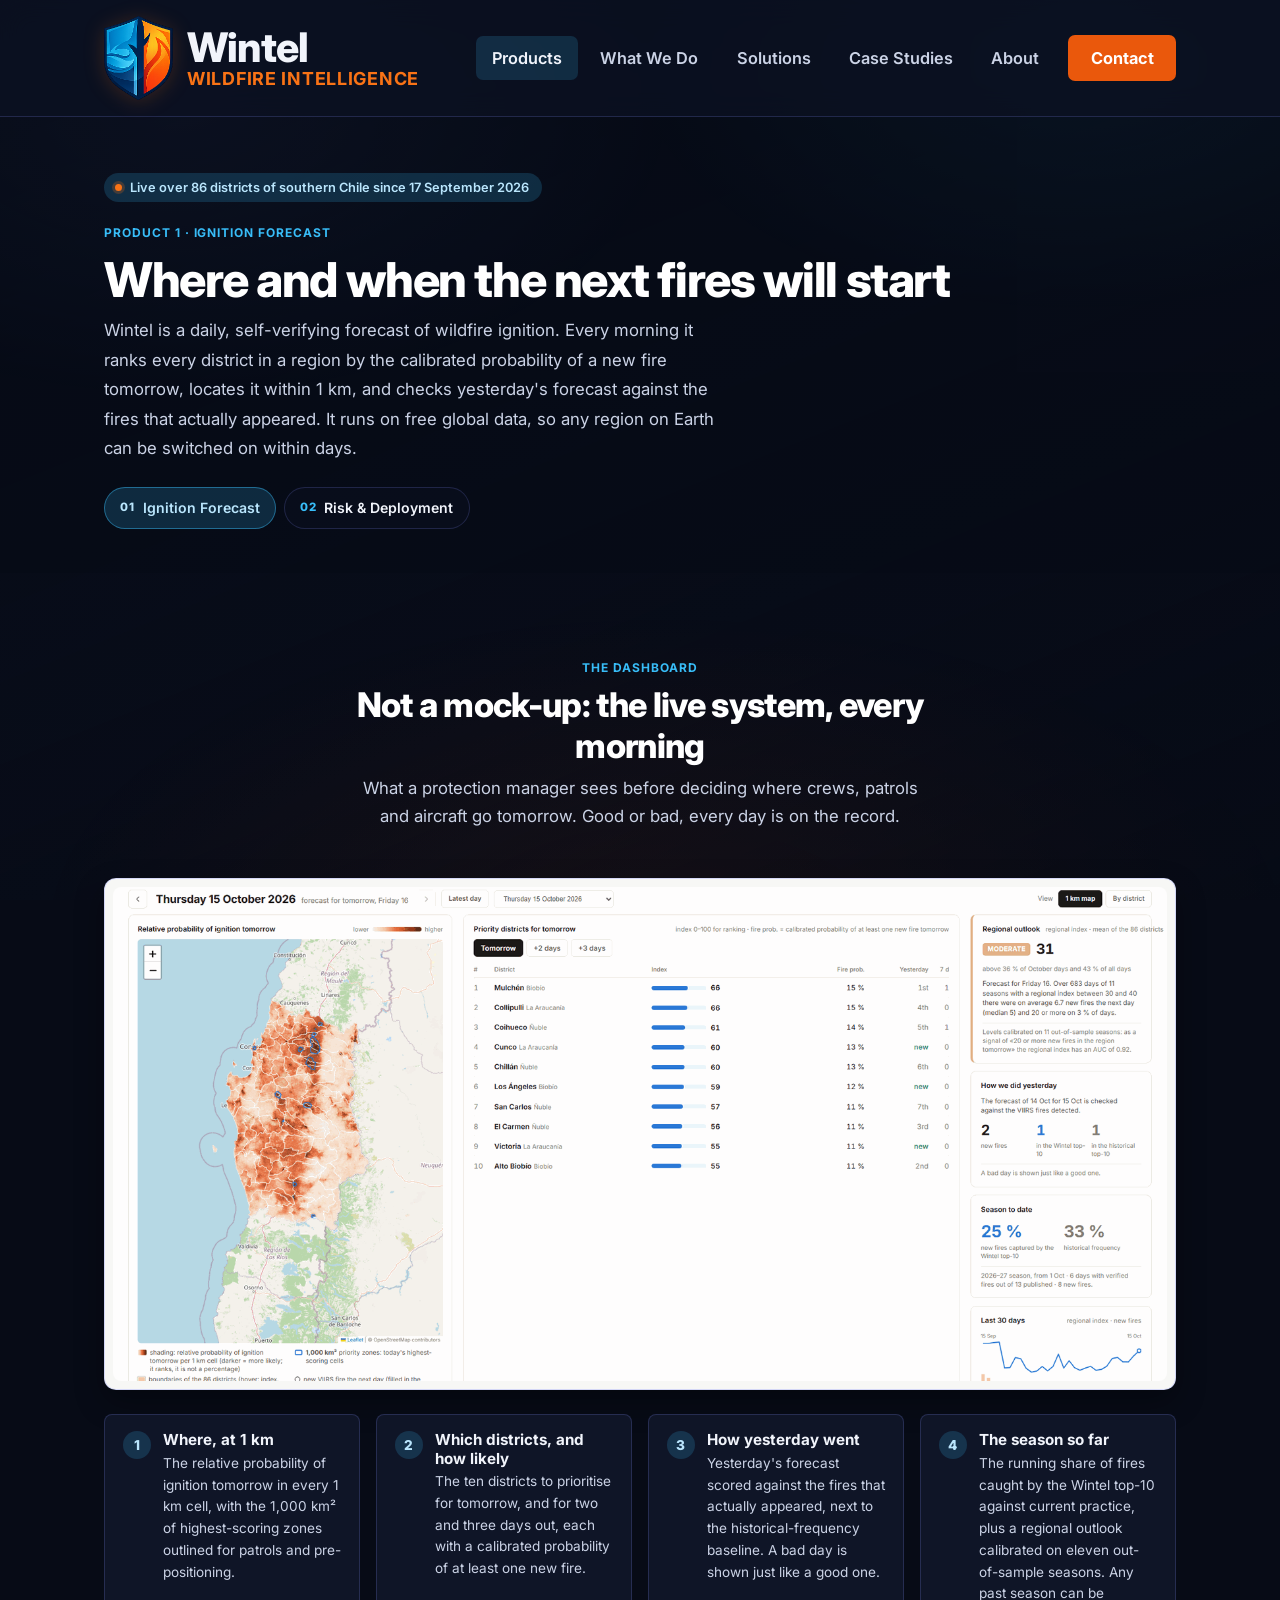
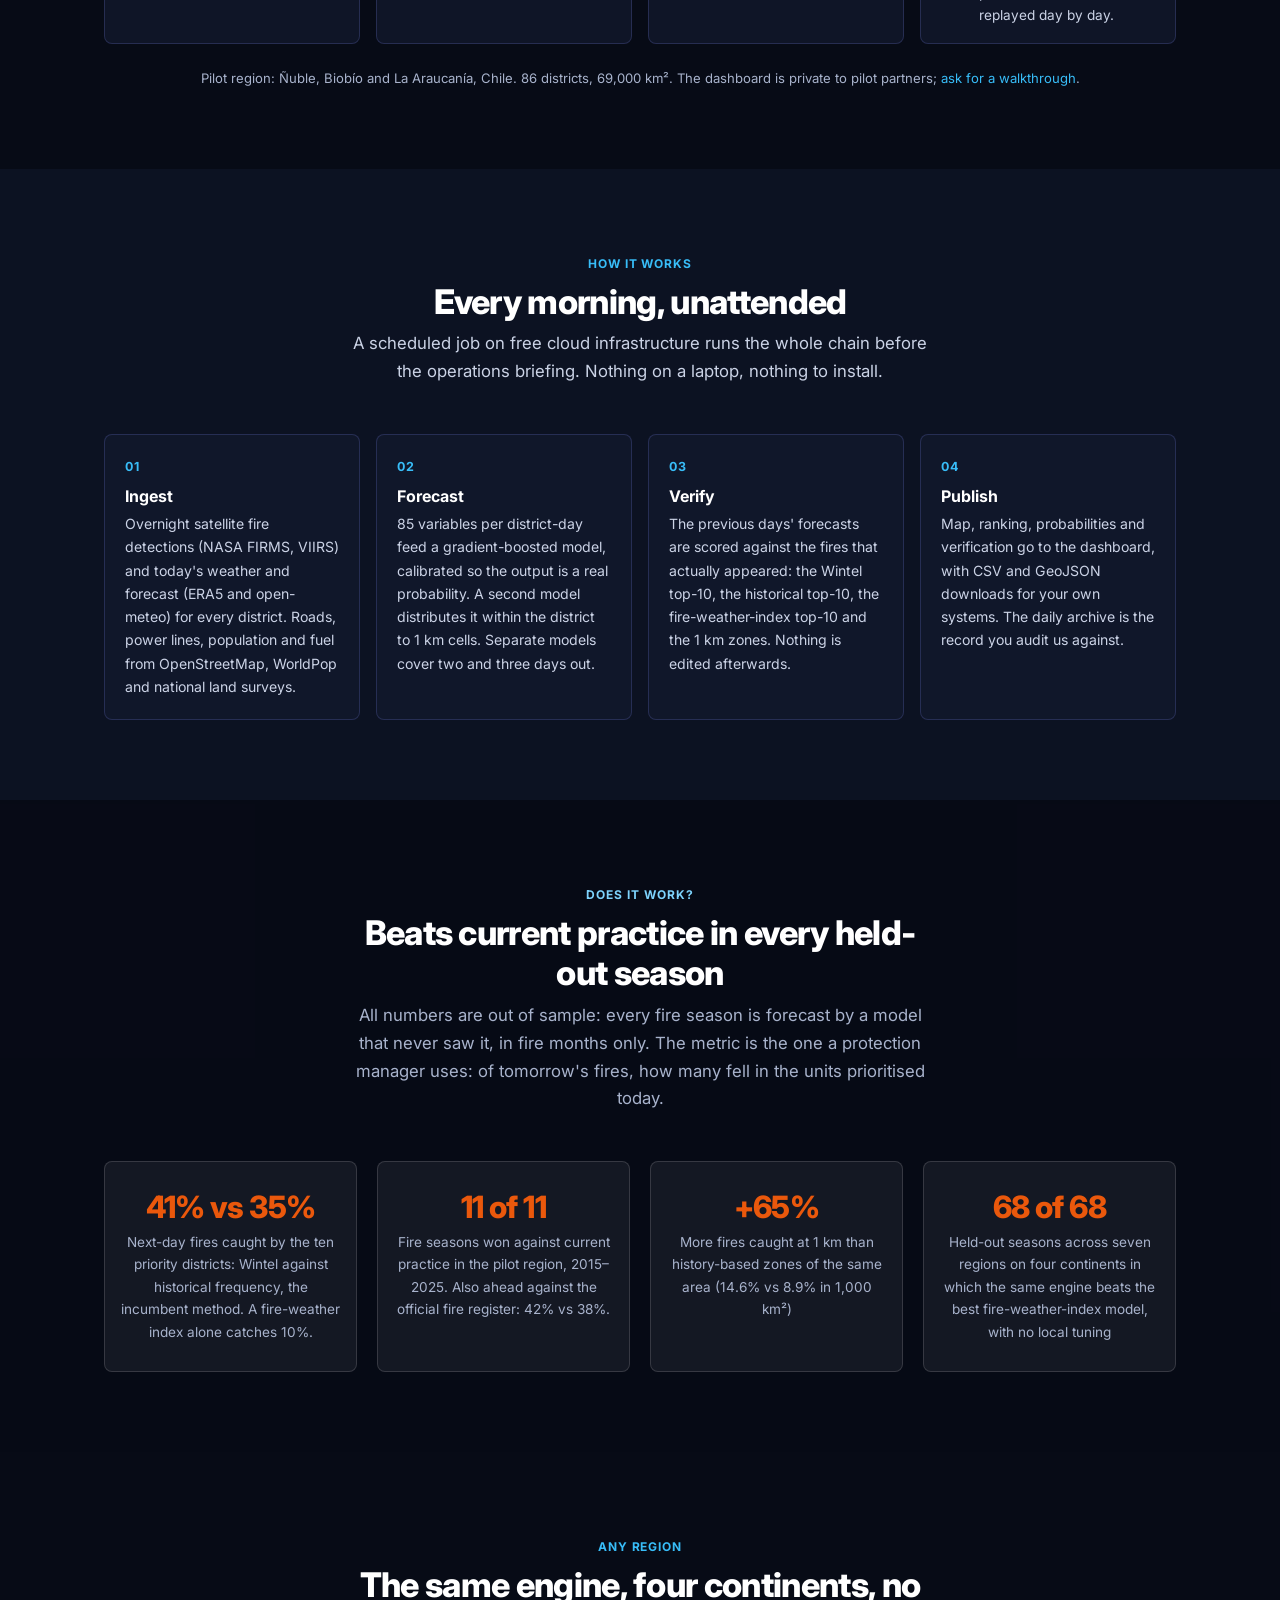
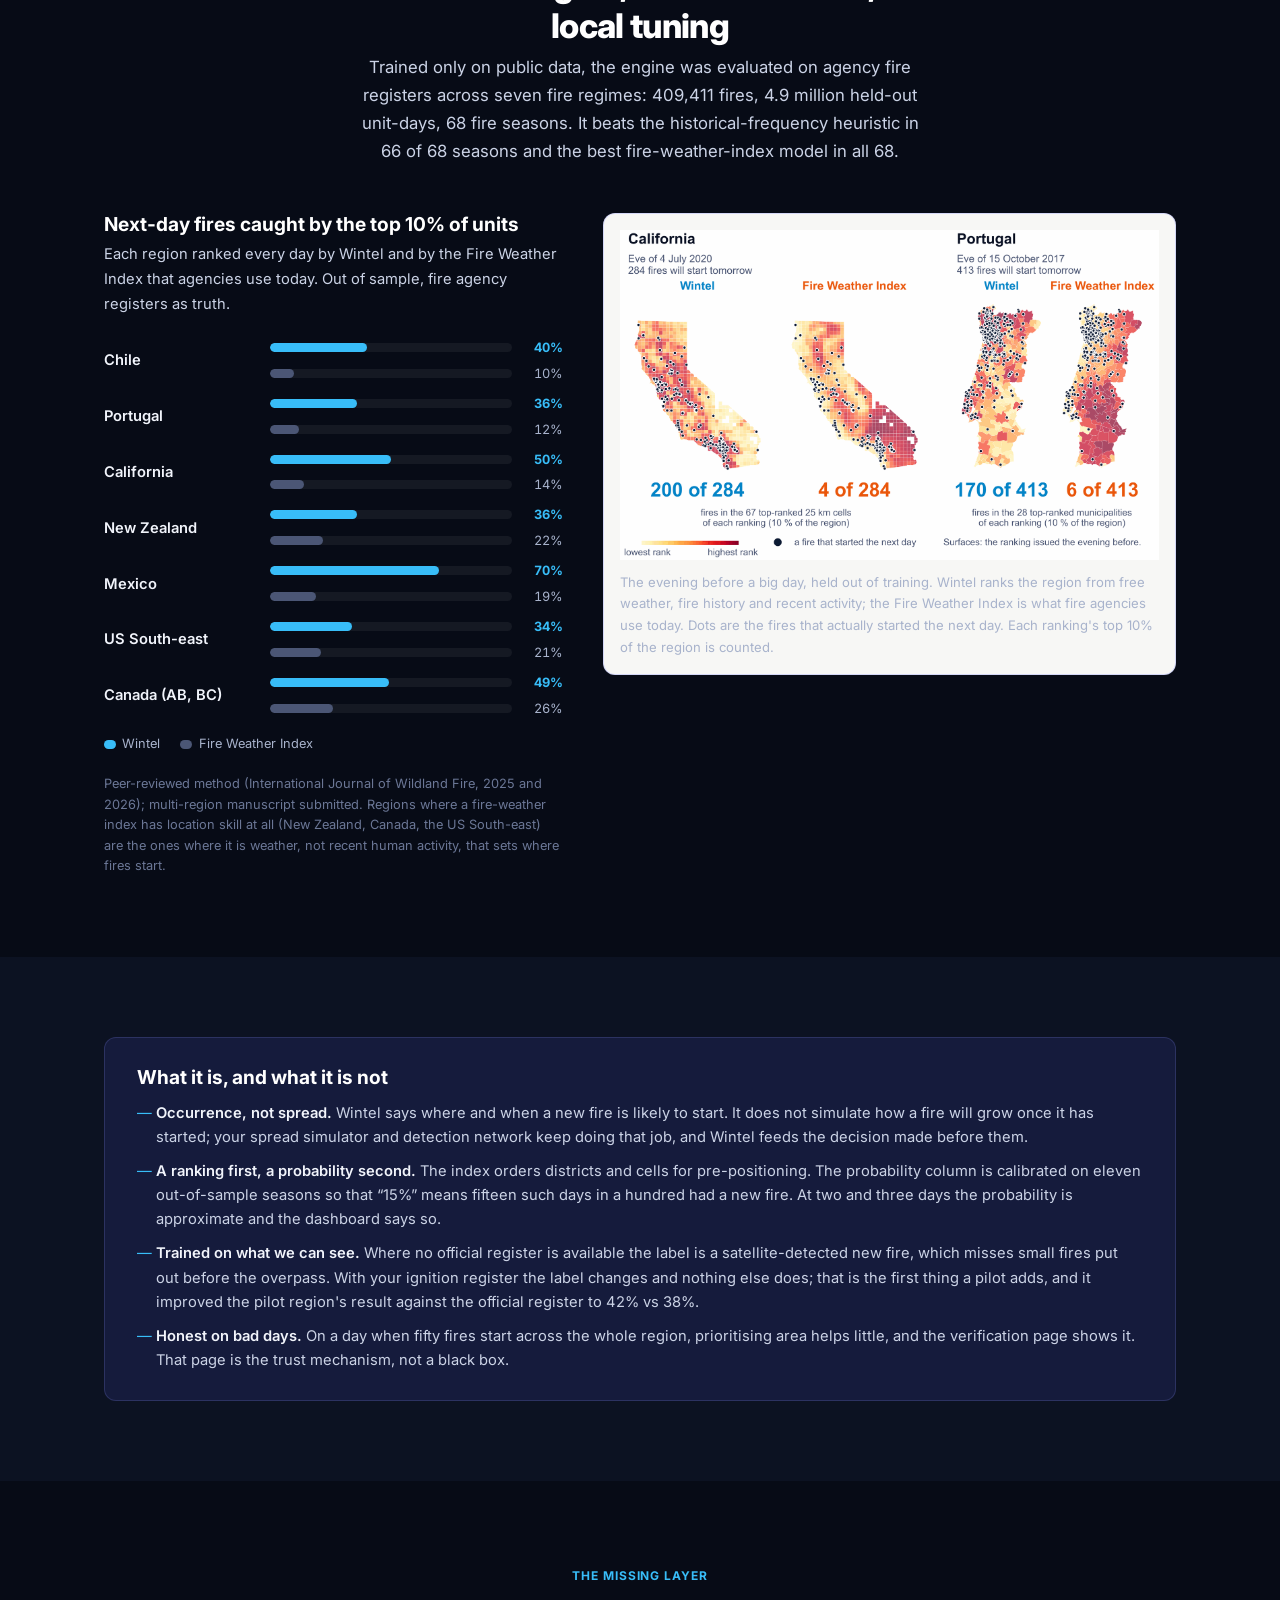
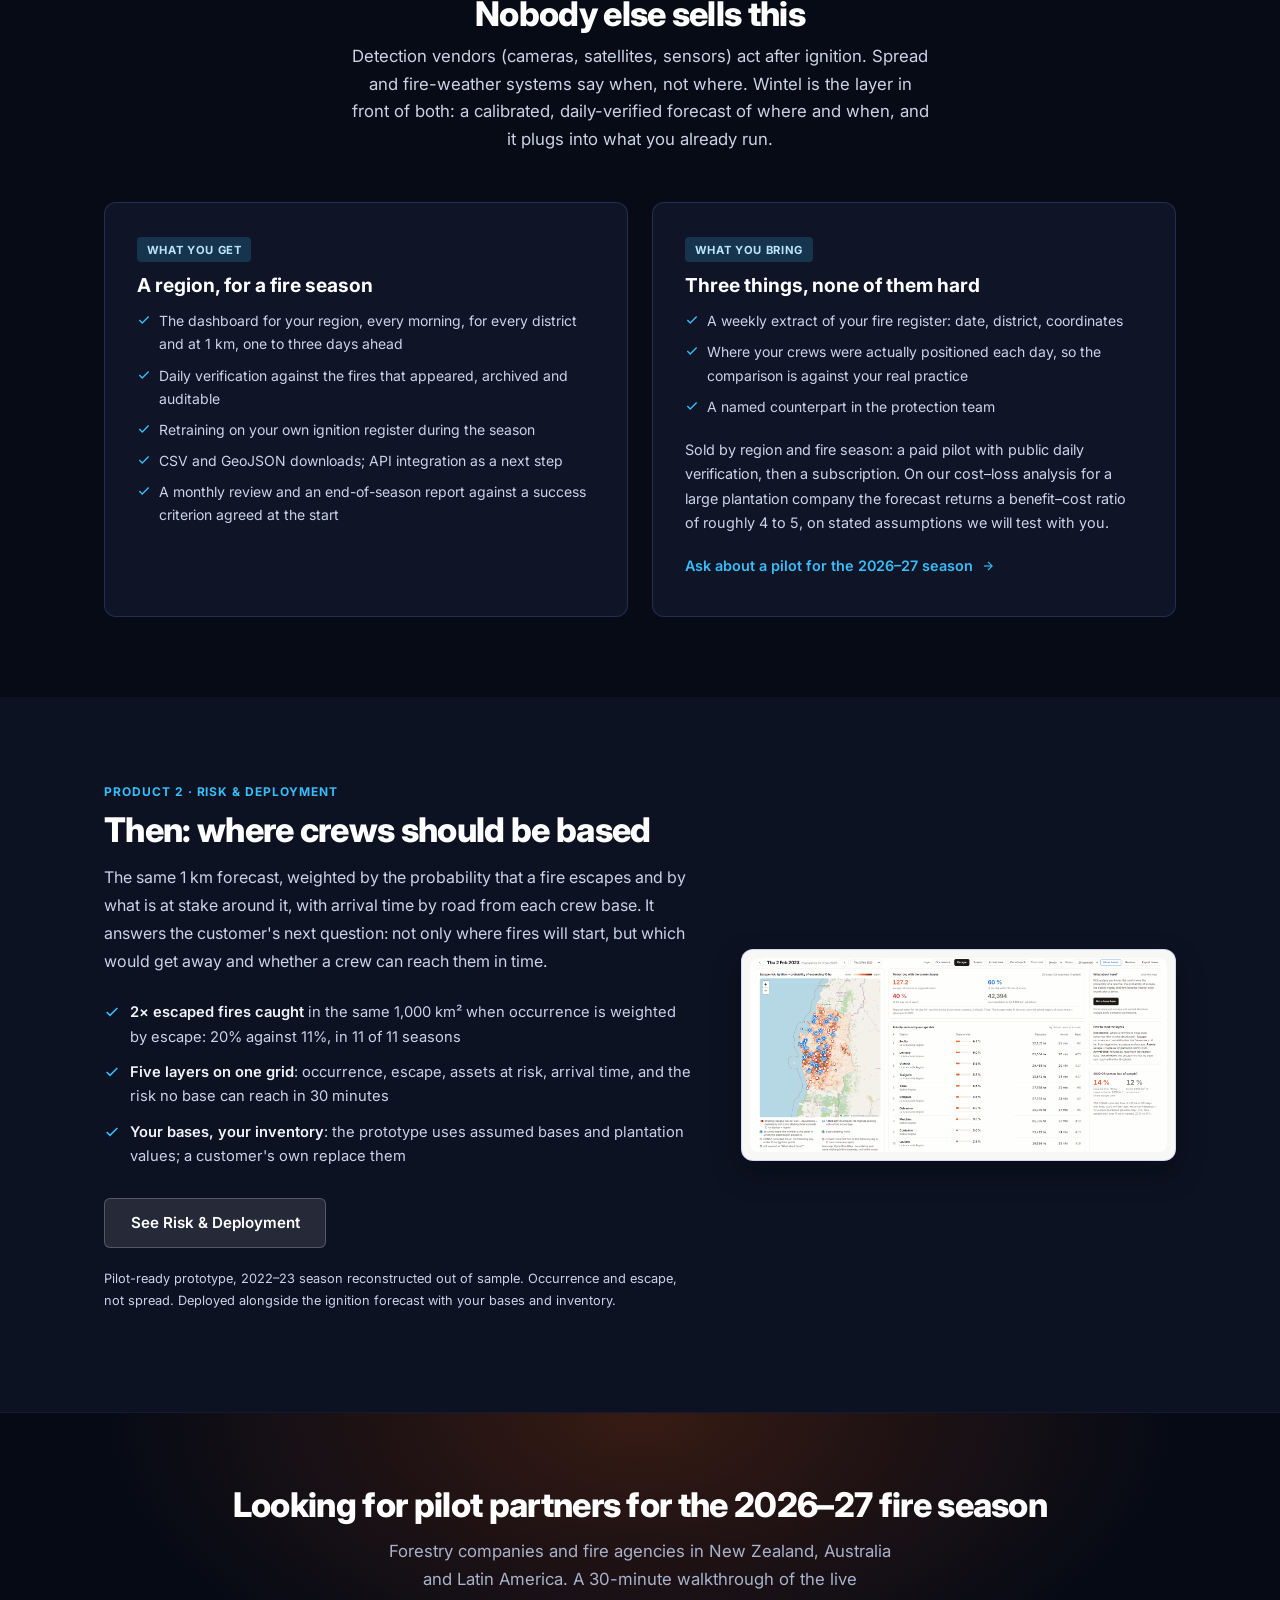
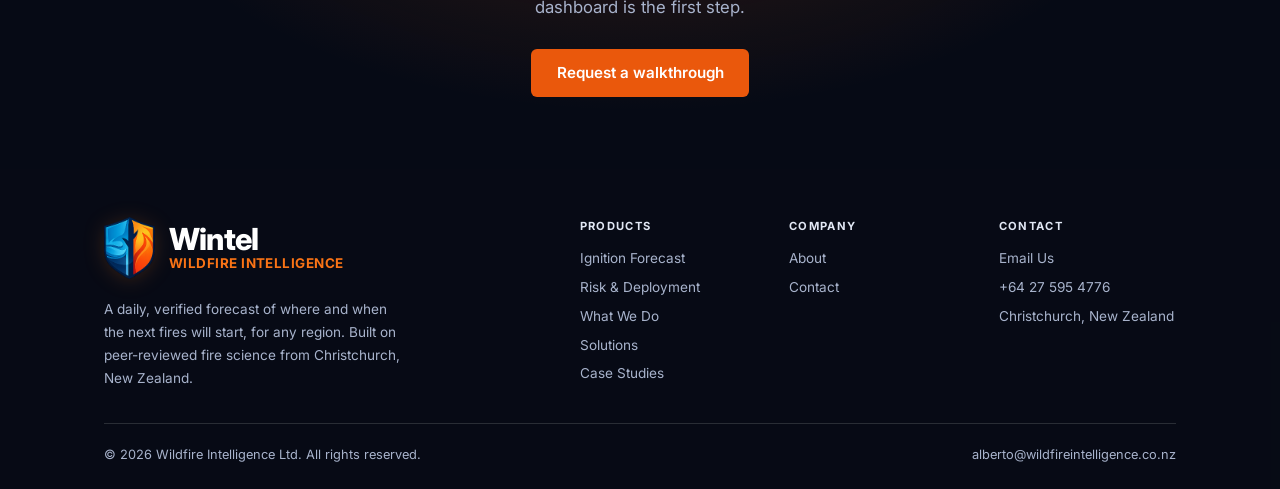
<file: ignition-forecast.html>
<!DOCTYPE html>
<html lang="en">
<head>
    <meta charset="UTF-8">
    <meta name="viewport" content="width=device-width, initial-scale=1.0">
    <title>Wintel Ignition Forecast — Where and When the Next Fires Will Start | Wildfire Intelligence</title>
    <meta name="description" content="A daily, self-verifying forecast of wildfire ignition: every morning, the probability of a new fire tomorrow in every district of a region, located to 1 km and checked against the fires that actually appeared. Built on free global data, so any region can be switched on within days.">
    <meta name="keywords" content="wildfire ignition forecast, fire occurrence prediction, daily fire forecast, where fires will start, wildfire pre-positioning, forestry fire protection, fire agency forecast, 1 km ignition map, calibrated fire probability">

    <meta property="og:type" content="website">
    <meta property="og:title" content="Wintel Ignition Forecast — Where and When the Next Fires Will Start">
    <meta property="og:description" content="Every morning: the probability of a new fire tomorrow in every district, located to 1 km, verified daily against the fires that appeared. Live over 86 districts of southern Chile since September 2026.">
    <meta property="og:url" content="https://www.wildfireintelligence.co.nz/ignition-forecast.html">
    <meta property="og:image" content="https://www.wildfireintelligence.co.nz/img/dashboard-today.png">
    <meta property="og:site_name" content="Wildfire Intelligence">

    <link rel="canonical" href="https://www.wildfireintelligence.co.nz/ignition-forecast.html">
    <link rel="icon" href="img/favicon-32.png?v=20260805-1142" sizes="32x32" type="image/png">
    <link rel="apple-touch-icon" href="img/favicon-180.png?v=20260805-1142">
    <link rel="preconnect" href="https://fonts.googleapis.com">
    <link rel="preconnect" href="https://fonts.gstatic.com" crossorigin>
    <link rel="stylesheet" href="https://fonts.googleapis.com/css2?family=Inter:wght@400;500;600;700;800&display=swap">
    <link rel="stylesheet" href="css/style.css?v=20261026-2330">

    <script type="application/ld+json">
    {
        "@context": "https://schema.org",
        "@type": "Product",
        "name": "Wintel Ignition Forecast",
        "alternateName": "Wintel daily fire occurrence forecast",
        "brand": { "@type": "Organization", "name": "Wildfire Intelligence", "alternateName": "Wintel" },
        "description": "A daily, self-verifying forecast of wildfire ignition. Every morning it ranks every district in a region by the calibrated probability of a new fire tomorrow, and two and three days ahead; locates it within 1 km; and checks yesterday's forecast against the fires that actually appeared. Built on free global data.",
        "image": "https://www.wildfireintelligence.co.nz/img/dashboard-today.png",
        "url": "https://www.wildfireintelligence.co.nz/ignition-forecast.html",
        "audience": { "@type": "BusinessAudience", "audienceType": "Plantation forestry companies, fire agencies, utilities, insurers" },
        "offers": {
            "@type": "Offer",
            "availability": "https://schema.org/PreOrder",
            "description": "Sold per region per fire season: a paid pilot with public daily verification, then a subscription.",
            "url": "https://www.wildfireintelligence.co.nz/contact.html"
        }
    }
    </script>
</head>
<body>

<a href="#main" class="skip-link">Skip to main content</a>

<header class="site-header">
    <nav class="container nav-inner" aria-label="Main navigation">
        <a href="index.html" class="logo" aria-label="Wintel - Wildfire Intelligence home">
            <img class="logo-mark" src="img/logo-mark.png?v=20260805-1210" alt="" width="267" height="323"><span class="logo-text"><span class="logo-word">Wintel</span><span class="logo-sub">Wildfire Intelligence</span></span>
        </a>
        <button class="mobile-toggle" aria-label="Toggle menu" aria-expanded="false">
            <svg viewBox="0 0 24 24"><line x1="3" y1="6" x2="21" y2="6"/><line x1="3" y1="12" x2="21" y2="12"/><line x1="3" y1="18" x2="21" y2="18"/></svg>
        </button>
        <ul class="nav-links">
            <li><a href="ignition-forecast.html" class="active">Products</a></li>
            <li><a href="what-we-do.html">What We Do</a></li>
            <li><a href="solutions.html">Solutions</a></li>
            <li><a href="case-studies.html">Case Studies</a></li>
            <li><a href="about.html">About</a></li>
            <li class="nav-cta"><a href="contact.html">Contact</a></li>
        </ul>
    </nav>
</header>

<main id="main">

    <!-- PAGE HEADER -->
    <section class="page-header">
        <div class="container">
            <div class="status-pill-row"><span class="status-pill">Live over 86 districts of southern Chile since 17 September 2026</span></div>
            <span class="section-label">Product 1 &middot; Ignition Forecast</span>
            <h1>Where and when the next fires will start</h1>
            <p>Wintel is a daily, self-verifying forecast of wildfire ignition. Every morning it ranks every district in a region by the calibrated probability of a new fire tomorrow, locates it within 1 km, and checks yesterday's forecast against the fires that actually appeared. It runs on free global data, so any region on Earth can be switched on within days.</p>
            <nav class="product-switch" aria-label="Products">
                <a href="ignition-forecast.html" class="current" aria-current="page"><span class="ps-num">01</span> Ignition Forecast</a>
                <a href="crew-deployment.html"><span class="ps-num">02</span> Risk &amp; Deployment</a>
            </nav>
        </div>
    </section>

    <!-- THE DASHBOARD -->
    <section class="section">
        <div class="container">
            <div class="section-header">
                <span class="section-label">The Dashboard</span>
                <h2>Not a mock-up: the live system, every morning</h2>
                <p>What a protection manager sees before deciding where crews, patrols and aircraft go tomorrow. Good or bad, every day is on the record.</p>
            </div>
            <div class="showcase">
                <div class="showcase-frame">
                    <img src="img/dashboard-today.png?v=20261026" alt="The Wintel dashboard for 15 October 2026: a 1 km ignition-probability map of southern Chile, the ten priority districts for tomorrow with calibrated probabilities, yesterday's score and the season to date" width="1600" height="750" loading="lazy">
                </div>
                <ol class="callouts">
                    <li class="callout"><span class="callout-num">1</span><div><h4>Where, at 1 km</h4><p>The relative probability of ignition tomorrow in every 1 km cell, with the 1,000 km&sup2; of highest-scoring zones outlined for patrols and pre-positioning.</p></div></li>
                    <li class="callout"><span class="callout-num">2</span><div><h4>Which districts, and how likely</h4><p>The ten districts to prioritise for tomorrow, and for two and three days out, each with a calibrated probability of at least one new fire.</p></div></li>
                    <li class="callout"><span class="callout-num">3</span><div><h4>How yesterday went</h4><p>Yesterday's forecast scored against the fires that actually appeared, next to the historical-frequency baseline. A bad day is shown just like a good one.</p></div></li>
                    <li class="callout"><span class="callout-num">4</span><div><h4>The season so far</h4><p>The running share of fires caught by the Wintel top-10 against current practice, plus a regional outlook calibrated on eleven out-of-sample seasons. Any past season can be replayed day by day.</p></div></li>
                </ol>
                <p class="showcase-caption">Pilot region: &Ntilde;uble, Biob&iacute;o and La Araucan&iacute;a, Chile. 86 districts, 69,000 km&sup2;. The dashboard is private to pilot partners; <a href="contact.html">ask for a walkthrough</a>.</p>
            </div>
        </div>
    </section>

    <!-- EVERY MORNING -->
    <section class="section section-alt">
        <div class="container">
            <div class="section-header">
                <span class="section-label">How It Works</span>
                <h2>Every morning, unattended</h2>
                <p>A scheduled job on free cloud infrastructure runs the whole chain before the operations briefing. Nothing on a laptop, nothing to install.</p>
            </div>
            <ol class="steps">
                <li class="step"><h4>Ingest</h4><p>Overnight satellite fire detections (NASA FIRMS, VIIRS) and today's weather and forecast (ERA5 and open-meteo) for every district. Roads, power lines, population and fuel from OpenStreetMap, WorldPop and national land surveys.</p></li>
                <li class="step"><h4>Forecast</h4><p>85 variables per district-day feed a gradient-boosted model, calibrated so the output is a real probability. A second model distributes it within the district to 1 km cells. Separate models cover two and three days out.</p></li>
                <li class="step"><h4>Verify</h4><p>The previous days' forecasts are scored against the fires that actually appeared: the Wintel top-10, the historical top-10, the fire-weather-index top-10 and the 1 km zones. Nothing is edited afterwards.</p></li>
                <li class="step"><h4>Publish</h4><p>Map, ranking, probabilities and verification go to the dashboard, with CSV and GeoJSON downloads for your own systems. The daily archive is the record you audit us against.</p></li>
            </ol>
        </div>
    </section>

    <!-- EVIDENCE -->
    <section class="section section-dark">
        <div class="container">
            <div class="section-header">
                <span class="section-label">Does It Work?</span>
                <h2>Beats current practice in every held-out season</h2>
                <p>All numbers are out of sample: every fire season is forecast by a model that never saw it, in fire months only. The metric is the one a protection manager uses: of tomorrow's fires, how many fell in the units prioritised today.</p>
            </div>
            <div class="stats">
                <div class="stat">
                    <div class="stat-number">41% vs 35%</div>
                    <div class="stat-label">Next-day fires caught by the ten priority districts: Wintel against historical frequency, the incumbent method. A fire-weather index alone catches 10%.</div>
                </div>
                <div class="stat">
                    <div class="stat-number">11 of 11</div>
                    <div class="stat-label">Fire seasons won against current practice in the pilot region, 2015&ndash;2025. Also ahead against the official fire register: 42% vs 38%.</div>
                </div>
                <div class="stat">
                    <div class="stat-number">+65%</div>
                    <div class="stat-label">More fires caught at 1 km than history-based zones of the same area (14.6% vs 8.9% in 1,000 km&sup2;)</div>
                </div>
                <div class="stat">
                    <div class="stat-number">68 of 68</div>
                    <div class="stat-label">Held-out seasons across seven regions on four continents in which the same engine beats the best fire-weather-index model, with no local tuning</div>
                </div>
            </div>
        </div>
    </section>

    <!-- MULTI-REGION -->
    <section class="section">
        <div class="container">
            <div class="section-header">
                <span class="section-label">Any Region</span>
                <h2>The same engine, four continents, no local tuning</h2>
                <p>Trained only on public data, the engine was evaluated on agency fire registers across seven fire regimes: 409,411 fires, 4.9 million held-out unit-days, 68 fire seasons. It beats the historical-frequency heuristic in 66 of 68 seasons and the best fire-weather-index model in all 68.</p>
            </div>
            <div class="evidence-grid">
                <div>
                    <h3>Next-day fires caught by the top 10% of units</h3>
                    <p class="lead">Each region ranked every day by Wintel and by the Fire Weather Index that agencies use today. Out of sample, fire agency registers as truth.</p>
                    <div class="compare" role="table" aria-label="Share of next-day fires caught by the top 10 percent of units, Wintel versus the Fire Weather Index, by region">
                        <div class="compare-row"><span class="region">Chile</span><div class="bars"><div class="bar bar-model"><div class="bar-track"><div class="bar-fill" style="width:40%"></div></div><span class="bar-val">40%</span></div><div class="bar bar-base"><div class="bar-track"><div class="bar-fill" style="width:10%"></div></div><span class="bar-val">10%</span></div></div></div>
                        <div class="compare-row"><span class="region">Portugal</span><div class="bars"><div class="bar bar-model"><div class="bar-track"><div class="bar-fill" style="width:36%"></div></div><span class="bar-val">36%</span></div><div class="bar bar-base"><div class="bar-track"><div class="bar-fill" style="width:12%"></div></div><span class="bar-val">12%</span></div></div></div>
                        <div class="compare-row"><span class="region">California</span><div class="bars"><div class="bar bar-model"><div class="bar-track"><div class="bar-fill" style="width:50%"></div></div><span class="bar-val">50%</span></div><div class="bar bar-base"><div class="bar-track"><div class="bar-fill" style="width:14%"></div></div><span class="bar-val">14%</span></div></div></div>
                        <div class="compare-row"><span class="region">New Zealand</span><div class="bars"><div class="bar bar-model"><div class="bar-track"><div class="bar-fill" style="width:36%"></div></div><span class="bar-val">36%</span></div><div class="bar bar-base"><div class="bar-track"><div class="bar-fill" style="width:22%"></div></div><span class="bar-val">22%</span></div></div></div>
                        <div class="compare-row"><span class="region">Mexico</span><div class="bars"><div class="bar bar-model"><div class="bar-track"><div class="bar-fill" style="width:70%"></div></div><span class="bar-val">70%</span></div><div class="bar bar-base"><div class="bar-track"><div class="bar-fill" style="width:19%"></div></div><span class="bar-val">19%</span></div></div></div>
                        <div class="compare-row"><span class="region">US South-east</span><div class="bars"><div class="bar bar-model"><div class="bar-track"><div class="bar-fill" style="width:34%"></div></div><span class="bar-val">34%</span></div><div class="bar bar-base"><div class="bar-track"><div class="bar-fill" style="width:21%"></div></div><span class="bar-val">21%</span></div></div></div>
                        <div class="compare-row"><span class="region">Canada (AB, BC)</span><div class="bars"><div class="bar bar-model"><div class="bar-track"><div class="bar-fill" style="width:49%"></div></div><span class="bar-val">49%</span></div><div class="bar bar-base"><div class="bar-track"><div class="bar-fill" style="width:26%"></div></div><span class="bar-val">26%</span></div></div></div>
                    </div>
                    <div class="legend"><span class="lg-model">Wintel</span><span class="lg-base">Fire Weather Index</span></div>
                    <p class="fineprint">Peer-reviewed method (International Journal of Wildland Fire, 2025 and 2026); multi-region manuscript submitted. Regions where a fire-weather index has location skill at all (New Zealand, Canada, the US South-east) are the ones where it is weather, not recent human activity, that sets where fires start.</p>
                </div>
                <div>
                    <div class="figure-plate">
                        <img src="img/wintel-vs-fwi.png?v=20261026" alt="Two held-out days: the eve of 4 July 2020 in California, where Wintel's top-ranked cells contain 200 of the 284 fires that started the next day and the Fire Weather Index contains 4; and the eve of 15 October 2017 in Portugal, 170 of 413 against 6" width="1600" height="977" loading="lazy">
                        <p class="figure-caption">The evening before a big day, held out of training. Wintel ranks the region from free weather, fire history and recent activity; the Fire Weather Index is what fire agencies use today. Dots are the fires that actually started the next day. Each ranking's top 10% of the region is counted.</p>
                    </div>
                </div>
            </div>
        </div>
    </section>

    <!-- WHAT IT IS NOT -->
    <section class="section section-alt">
        <div class="container">
            <div class="plain-panel">
                <h3>What it is, and what it is not</h3>
                <ul>
                    <li><strong>Occurrence, not spread.</strong> Wintel says where and when a new fire is likely to start. It does not simulate how a fire will grow once it has started; your spread simulator and detection network keep doing that job, and Wintel feeds the decision made before them.</li>
                    <li><strong>A ranking first, a probability second.</strong> The index orders districts and cells for pre-positioning. The probability column is calibrated on eleven out-of-sample seasons so that &ldquo;15%&rdquo; means fifteen such days in a hundred had a new fire. At two and three days the probability is approximate and the dashboard says so.</li>
                    <li><strong>Trained on what we can see.</strong> Where no official register is available the label is a satellite-detected new fire, which misses small fires put out before the overpass. With your ignition register the label changes and nothing else does; that is the first thing a pilot adds, and it improved the pilot region's result against the official register to 42% vs 38%.</li>
                    <li><strong>Honest on bad days.</strong> On a day when fifty fires start across the whole region, prioritising area helps little, and the verification page shows it. That page is the trust mechanism, not a black box.</li>
                </ul>
            </div>
        </div>
    </section>

    <!-- COMPETITION + HOW IT IS SOLD -->
    <section class="section">
        <div class="container">
            <div class="section-header">
                <span class="section-label">The Missing Layer</span>
                <h2>Nobody else sells this</h2>
                <p>Detection vendors (cameras, satellites, sensors) act after ignition. Spread and fire-weather systems say when, not where. Wintel is the layer in front of both: a calibrated, daily-verified forecast of where and when, and it plugs into what you already run.</p>
            </div>
            <div class="two-up">
                <div class="solution-card">
                    <span class="solution-card-badge">What you get</span>
                    <h3>A region, for a fire season</h3>
                    <ul>
                        <li><svg viewBox="0 0 24 24"><polyline points="20 6 9 17 4 12"/></svg><span>The dashboard for your region, every morning, for every district and at 1 km, one to three days ahead</span></li>
                        <li><svg viewBox="0 0 24 24"><polyline points="20 6 9 17 4 12"/></svg><span>Daily verification against the fires that appeared, archived and auditable</span></li>
                        <li><svg viewBox="0 0 24 24"><polyline points="20 6 9 17 4 12"/></svg><span>Retraining on your own ignition register during the season</span></li>
                        <li><svg viewBox="0 0 24 24"><polyline points="20 6 9 17 4 12"/></svg><span>CSV and GeoJSON downloads; API integration as a next step</span></li>
                        <li><svg viewBox="0 0 24 24"><polyline points="20 6 9 17 4 12"/></svg><span>A monthly review and an end-of-season report against a success criterion agreed at the start</span></li>
                    </ul>
                </div>
                <div class="solution-card">
                    <span class="solution-card-badge">What you bring</span>
                    <h3>Three things, none of them hard</h3>
                    <ul>
                        <li><svg viewBox="0 0 24 24"><polyline points="20 6 9 17 4 12"/></svg><span>A weekly extract of your fire register: date, district, coordinates</span></li>
                        <li><svg viewBox="0 0 24 24"><polyline points="20 6 9 17 4 12"/></svg><span>Where your crews were actually positioned each day, so the comparison is against your real practice</span></li>
                        <li><svg viewBox="0 0 24 24"><polyline points="20 6 9 17 4 12"/></svg><span>A named counterpart in the protection team</span></li>
                    </ul>
                    <p>Sold by region and fire season: a paid pilot with public daily verification, then a subscription. On our cost&ndash;loss analysis for a large plantation company the forecast returns a benefit&ndash;cost ratio of roughly 4 to 5, on stated assumptions we will test with you.</p>
                    <a href="contact.html" class="btn btn-ghost">
                        Ask about a pilot for the 2026&ndash;27 season
                        <svg viewBox="0 0 24 24" fill="none" stroke="currentColor" stroke-width="2"><line x1="5" y1="12" x2="19" y2="12"/><polyline points="12 5 19 12 12 19"/></svg>
                    </a>
                </div>
            </div>
        </div>
    </section>

    <!-- NEXT: RISK & DEPLOYMENT -->
    <section class="section section-alt">
        <div class="container">
            <div class="service-block">
                <div class="service-content">
                    <span class="section-label">Product 2 &middot; Risk &amp; Deployment</span>
                    <h2>Then: where crews should be based</h2>
                    <p>The same 1 km forecast, weighted by the probability that a fire escapes and by what is at stake around it, with arrival time by road from each crew base. It answers the customer's next question: not only where fires will start, but which would get away and whether a crew can reach them in time.</p>
                    <ul class="service-features">
                        <li><svg viewBox="0 0 24 24"><polyline points="20 6 9 17 4 12"/></svg><span><strong>2&times; escaped fires caught</strong> in the same 1,000 km&sup2; when occurrence is weighted by escape: 20% against 11%, in 11 of 11 seasons</span></li>
                        <li><svg viewBox="0 0 24 24"><polyline points="20 6 9 17 4 12"/></svg><span><strong>Five layers on one grid</strong>: occurrence, escape, assets at risk, arrival time, and the risk no base can reach in 30 minutes</span></li>
                        <li><svg viewBox="0 0 24 24"><polyline points="20 6 9 17 4 12"/></svg><span><strong>Your bases, your inventory</strong>: the prototype uses assumed bases and plantation values; a customer's own replace them</span></li>
                    </ul>
                    <a href="crew-deployment.html" class="btn btn-secondary">See Risk &amp; Deployment</a>
                    <p class="fineprint">Pilot-ready prototype, 2022&ndash;23 season reconstructed out of sample. Occurrence and escape, not spread. Deployed alongside the ignition forecast with your bases and inventory.</p>
                </div>
                <div>
                    <div class="showcase-frame">
                        <img src="img/dashboard-risk.png?v=20261026" alt="The risk and deployment prototype for 2 February 2023: escape-risk map with 25 assumed crew bases, priority sectors by escape risk with plantation hectares and arrival time, and the share of risk within 30 minutes of a base" width="1600" height="745" loading="lazy">
                    </div>
                </div>
            </div>
        </div>
    </section>

    <!-- CTA -->
    <section class="cta-banner">
        <div class="container">
            <h2>Looking for pilot partners for the 2026&ndash;27 fire season</h2>
            <p>Forestry companies and fire agencies in New Zealand, Australia and Latin America. A 30-minute walkthrough of the live dashboard is the first step.</p>
            <a href="contact.html" class="btn btn-primary">Request a walkthrough</a>
        </div>
    </section>

</main>

<footer class="site-footer">
    <div class="container">
        <div class="footer-inner">
            <div class="footer-brand">
                <a href="index.html" class="logo" aria-label="Wintel - Wildfire Intelligence home">
                    <img class="logo-mark" src="img/logo-mark.png?v=20260805-1210" alt="" width="267" height="323"><span class="logo-text"><span class="logo-word">Wintel</span><span class="logo-sub">Wildfire Intelligence</span></span>
                </a>
                <p>A daily, verified forecast of where and when the next fires will start, for any region. Built on peer-reviewed fire science from Christchurch, New Zealand.</p>
            </div>
            <div>
                <div class="footer-heading">Products</div>
                <ul class="footer-links">
                    <li><a href="ignition-forecast.html">Ignition Forecast</a></li>
                    <li><a href="crew-deployment.html">Risk &amp; Deployment</a></li>
                    <li><a href="what-we-do.html">What We Do</a></li>
                    <li><a href="solutions.html">Solutions</a></li>
                    <li><a href="case-studies.html">Case Studies</a></li>
                </ul>
            </div>
            <div>
                <div class="footer-heading">Company</div>
                <ul class="footer-links">
                    <li><a href="about.html">About</a></li>
                    <li><a href="contact.html">Contact</a></li>
                </ul>
            </div>
            <div>
                <div class="footer-heading">Contact</div>
                <ul class="footer-links">
                    <li><a href="mailto:alberto@wildfireintelligence.co.nz">Email Us</a></li>
                    <li><a href="tel:+64275954776">+64 27 595 4776</a></li>
                    <li>Christchurch, New Zealand</li>
                </ul>
            </div>
        </div>
        <div class="footer-bottom">
            <span>&copy; 2026 Wildfire Intelligence Ltd. All rights reserved.</span>
            <a href="mailto:alberto@wildfireintelligence.co.nz">alberto@wildfireintelligence.co.nz</a>
        </div>
    </div>
</footer>

<script src="js/main.js?v=20260805-1142" defer></script>
</body>
</html>
</file>
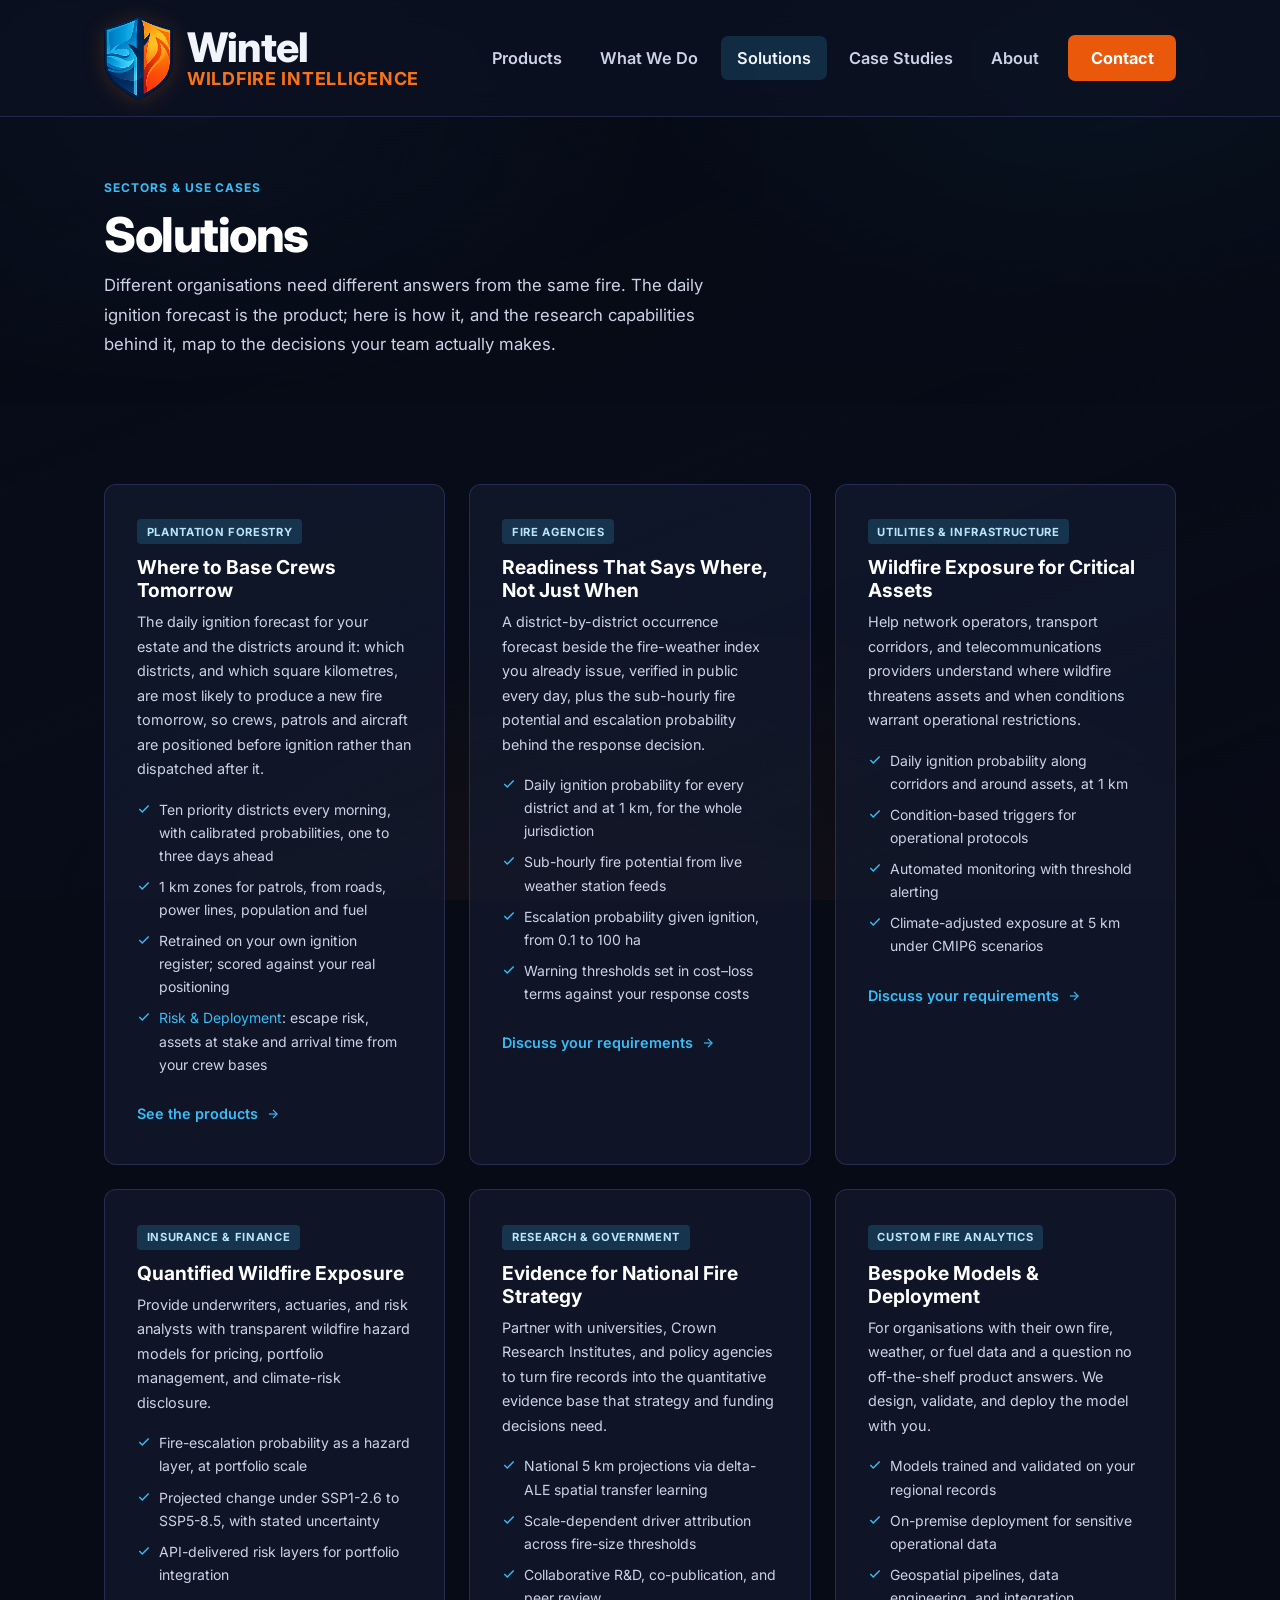
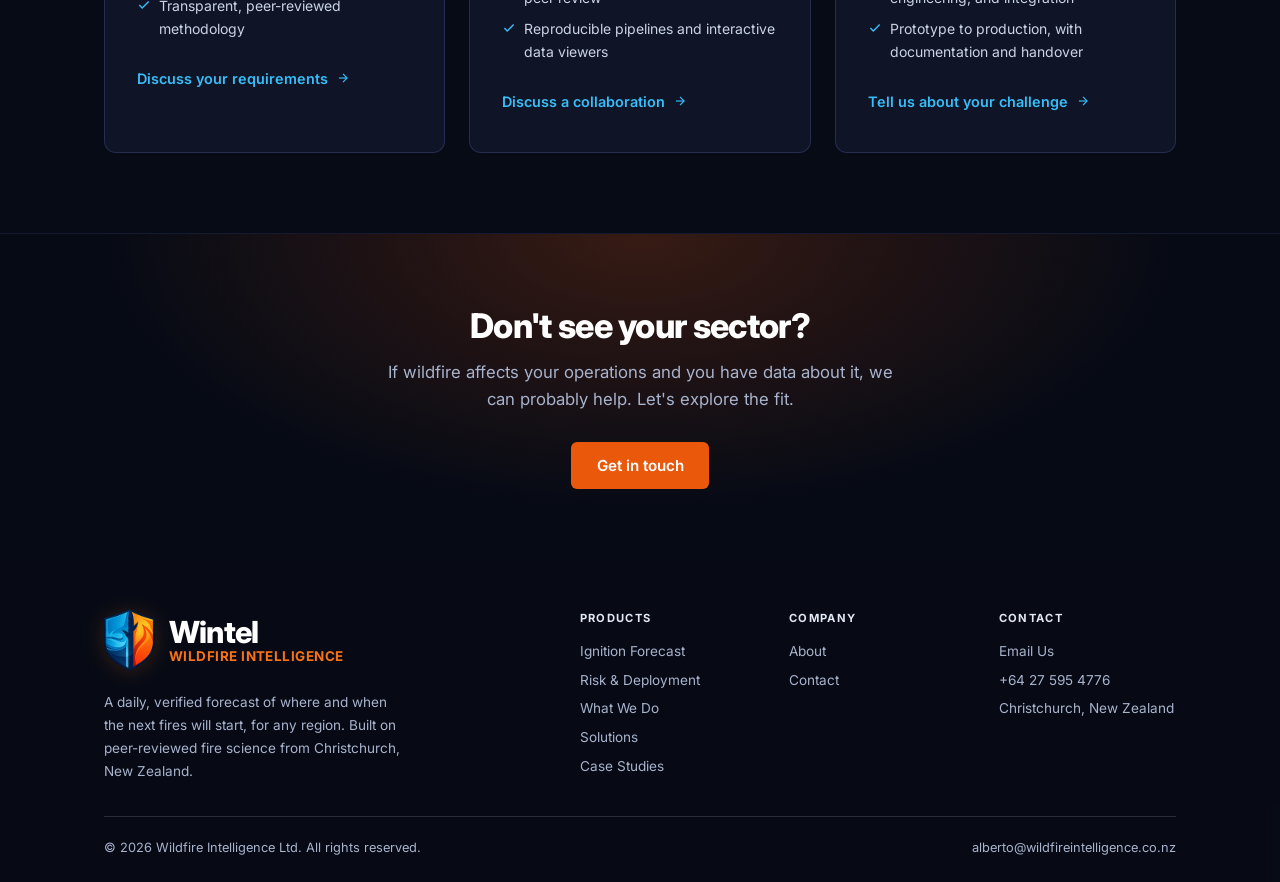
<file: solutions.html>
<!DOCTYPE html>
<html lang="en">
<head>
    <meta charset="UTF-8">
    <meta name="viewport" content="width=device-width, initial-scale=1.0">
    <title>Solutions — Wildfire Intelligence by Sector | Wildfire Intelligence</title>
    <meta name="description" content="Wildfire analytics for fire agencies and emergency management, forestry and land management, utilities and infrastructure, insurance and finance, research and government, plus custom fire analytics.">
    <meta name="keywords" content="fire agency analytics, forestry wildfire risk, utility wildfire risk, insurance wildfire exposure, wildfire research collaboration, custom fire analytics">

    <meta property="og:type" content="website">
    <meta property="og:title" content="Solutions — Wildfire Intelligence by Sector">
    <meta property="og:description" content="How our wildfire forecasting and analytics capabilities map to fire agencies, forestry, utilities, insurers, and researchers.">
    <meta property="og:url" content="https://www.wildfireintelligence.co.nz/solutions.html">
    <meta property="og:site_name" content="Wildfire Intelligence">

    <link rel="canonical" href="https://www.wildfireintelligence.co.nz/solutions.html">
    <link rel="icon" href="img/favicon-32.png?v=20260805-1142" sizes="32x32" type="image/png">
    <link rel="apple-touch-icon" href="img/favicon-180.png?v=20260805-1142">
    <link rel="preconnect" href="https://fonts.googleapis.com">
    <link rel="preconnect" href="https://fonts.gstatic.com" crossorigin>
    <link rel="stylesheet" href="https://fonts.googleapis.com/css2?family=Inter:wght@400;500;600;700;800&display=swap">
    <link rel="stylesheet" href="css/style.css?v=20261026-2330">
</head>
<body>

<a href="#main" class="skip-link">Skip to main content</a>

<header class="site-header">
    <nav class="container nav-inner" aria-label="Main navigation">
        <a href="index.html" class="logo" aria-label="Wintel - Wildfire Intelligence home">
            <img class="logo-mark" src="img/logo-mark.png?v=20260805-1210" alt="" width="267" height="323"><span class="logo-text"><span class="logo-word">Wintel</span><span class="logo-sub">Wildfire Intelligence</span></span>
        </a>
        <button class="mobile-toggle" aria-label="Toggle menu" aria-expanded="false">
            <svg viewBox="0 0 24 24"><line x1="3" y1="6" x2="21" y2="6"/><line x1="3" y1="12" x2="21" y2="12"/><line x1="3" y1="18" x2="21" y2="18"/></svg>
        </button>
        <ul class="nav-links">
            <li><a href="ignition-forecast.html">Products</a></li>
            <li><a href="what-we-do.html">What We Do</a></li>
            <li><a href="solutions.html" class="active">Solutions</a></li>
            <li><a href="case-studies.html">Case Studies</a></li>
            <li><a href="about.html">About</a></li>
            <li class="nav-cta"><a href="contact.html">Contact</a></li>
        </ul>
    </nav>
</header>

<main id="main">

    <section class="page-header">
        <div class="container">
            <span class="section-label">Sectors &amp; Use Cases</span>
            <h1>Solutions</h1>
            <p>Different organisations need different answers from the same fire. The daily ignition forecast is the product; here is how it, and the research capabilities behind it, map to the decisions your team actually makes.</p>
        </div>
    </section>

    <section class="section">
        <div class="container">
            <div class="solutions-grid">

                <!-- 1 -->
                <div class="solution-card">
                    <span class="solution-card-badge">Plantation Forestry</span>
                    <h3>Where to Base Crews Tomorrow</h3>
                    <p>The daily ignition forecast for your estate and the districts around it: which districts, and which square kilometres, are most likely to produce a new fire tomorrow, so crews, patrols and aircraft are positioned before ignition rather than dispatched after it.</p>
                    <ul>
                        <li><svg viewBox="0 0 24 24"><polyline points="20 6 9 17 4 12"/></svg><span>Ten priority districts every morning, with calibrated probabilities, one to three days ahead</span></li>
                        <li><svg viewBox="0 0 24 24"><polyline points="20 6 9 17 4 12"/></svg><span>1 km zones for patrols, from roads, power lines, population and fuel</span></li>
                        <li><svg viewBox="0 0 24 24"><polyline points="20 6 9 17 4 12"/></svg><span>Retrained on your own ignition register; scored against your real positioning</span></li>
                        <li><svg viewBox="0 0 24 24"><polyline points="20 6 9 17 4 12"/></svg><span><a href="crew-deployment.html">Risk &amp; Deployment</a>: escape risk, assets at stake and arrival time from your crew bases</span></li>
                    </ul>
                    <a href="ignition-forecast.html" class="btn btn-ghost">
                        See the products
                        <svg viewBox="0 0 24 24" fill="none" stroke="currentColor" stroke-width="2"><line x1="5" y1="12" x2="19" y2="12"/><polyline points="12 5 19 12 12 19"/></svg>
                    </a>
                </div>

                <!-- 2 -->
                <div class="solution-card">
                    <span class="solution-card-badge">Fire Agencies</span>
                    <h3>Readiness That Says Where, Not Just When</h3>
                    <p>A district-by-district occurrence forecast beside the fire-weather index you already issue, verified in public every day, plus the sub-hourly fire potential and escalation probability behind the response decision.</p>
                    <ul>
                        <li><svg viewBox="0 0 24 24"><polyline points="20 6 9 17 4 12"/></svg><span>Daily ignition probability for every district and at 1 km, for the whole jurisdiction</span></li>
                        <li><svg viewBox="0 0 24 24"><polyline points="20 6 9 17 4 12"/></svg><span>Sub-hourly fire potential from live weather station feeds</span></li>
                        <li><svg viewBox="0 0 24 24"><polyline points="20 6 9 17 4 12"/></svg><span>Escalation probability given ignition, from 0.1 to 100 ha</span></li>
                        <li><svg viewBox="0 0 24 24"><polyline points="20 6 9 17 4 12"/></svg><span>Warning thresholds set in cost&ndash;loss terms against your response costs</span></li>
                    </ul>
                    <a href="contact.html" class="btn btn-ghost">
                        Discuss your requirements
                        <svg viewBox="0 0 24 24" fill="none" stroke="currentColor" stroke-width="2"><line x1="5" y1="12" x2="19" y2="12"/><polyline points="12 5 19 12 12 19"/></svg>
                    </a>
                </div>

                <!-- 3 -->
                <div class="solution-card">
                    <span class="solution-card-badge">Utilities &amp; Infrastructure</span>
                    <h3>Wildfire Exposure for Critical Assets</h3>
                    <p>Help network operators, transport corridors, and telecommunications providers understand where wildfire threatens assets and when conditions warrant operational restrictions.</p>
                    <ul>
                        <li><svg viewBox="0 0 24 24"><polyline points="20 6 9 17 4 12"/></svg><span>Daily ignition probability along corridors and around assets, at 1 km</span></li>
                        <li><svg viewBox="0 0 24 24"><polyline points="20 6 9 17 4 12"/></svg><span>Condition-based triggers for operational protocols</span></li>
                        <li><svg viewBox="0 0 24 24"><polyline points="20 6 9 17 4 12"/></svg><span>Automated monitoring with threshold alerting</span></li>
                        <li><svg viewBox="0 0 24 24"><polyline points="20 6 9 17 4 12"/></svg><span>Climate-adjusted exposure at 5 km under CMIP6 scenarios</span></li>
                    </ul>
                    <a href="contact.html" class="btn btn-ghost">
                        Discuss your requirements
                        <svg viewBox="0 0 24 24" fill="none" stroke="currentColor" stroke-width="2"><line x1="5" y1="12" x2="19" y2="12"/><polyline points="12 5 19 12 12 19"/></svg>
                    </a>
                </div>

                <!-- 4 -->
                <div class="solution-card">
                    <span class="solution-card-badge">Insurance &amp; Finance</span>
                    <h3>Quantified Wildfire Exposure</h3>
                    <p>Provide underwriters, actuaries, and risk analysts with transparent wildfire hazard models for pricing, portfolio management, and climate-risk disclosure.</p>
                    <ul>
                        <li><svg viewBox="0 0 24 24"><polyline points="20 6 9 17 4 12"/></svg><span>Fire-escalation probability as a hazard layer, at portfolio scale</span></li>
                        <li><svg viewBox="0 0 24 24"><polyline points="20 6 9 17 4 12"/></svg><span>Projected change under SSP1-2.6 to SSP5-8.5, with stated uncertainty</span></li>
                        <li><svg viewBox="0 0 24 24"><polyline points="20 6 9 17 4 12"/></svg><span>API-delivered risk layers for portfolio integration</span></li>
                        <li><svg viewBox="0 0 24 24"><polyline points="20 6 9 17 4 12"/></svg><span>Transparent, peer-reviewed methodology</span></li>
                    </ul>
                    <a href="contact.html" class="btn btn-ghost">
                        Discuss your requirements
                        <svg viewBox="0 0 24 24" fill="none" stroke="currentColor" stroke-width="2"><line x1="5" y1="12" x2="19" y2="12"/><polyline points="12 5 19 12 12 19"/></svg>
                    </a>
                </div>

                <!-- 5 -->
                <div class="solution-card">
                    <span class="solution-card-badge">Research &amp; Government</span>
                    <h3>Evidence for National Fire Strategy</h3>
                    <p>Partner with universities, Crown Research Institutes, and policy agencies to turn fire records into the quantitative evidence base that strategy and funding decisions need.</p>
                    <ul>
                        <li><svg viewBox="0 0 24 24"><polyline points="20 6 9 17 4 12"/></svg><span>National 5 km projections via delta-ALE spatial transfer learning</span></li>
                        <li><svg viewBox="0 0 24 24"><polyline points="20 6 9 17 4 12"/></svg><span>Scale-dependent driver attribution across fire-size thresholds</span></li>
                        <li><svg viewBox="0 0 24 24"><polyline points="20 6 9 17 4 12"/></svg><span>Collaborative R&amp;D, co-publication, and peer review</span></li>
                        <li><svg viewBox="0 0 24 24"><polyline points="20 6 9 17 4 12"/></svg><span>Reproducible pipelines and interactive data viewers</span></li>
                    </ul>
                    <a href="contact.html" class="btn btn-ghost">
                        Discuss a collaboration
                        <svg viewBox="0 0 24 24" fill="none" stroke="currentColor" stroke-width="2"><line x1="5" y1="12" x2="19" y2="12"/><polyline points="12 5 19 12 12 19"/></svg>
                    </a>
                </div>

                <!-- 6 -->
                <div class="solution-card">
                    <span class="solution-card-badge">Custom Fire Analytics</span>
                    <h3>Bespoke Models &amp; Deployment</h3>
                    <p>For organisations with their own fire, weather, or fuel data and a question no off-the-shelf product answers. We design, validate, and deploy the model with you.</p>
                    <ul>
                        <li><svg viewBox="0 0 24 24"><polyline points="20 6 9 17 4 12"/></svg><span>Models trained and validated on your regional records</span></li>
                        <li><svg viewBox="0 0 24 24"><polyline points="20 6 9 17 4 12"/></svg><span>On-premise deployment for sensitive operational data</span></li>
                        <li><svg viewBox="0 0 24 24"><polyline points="20 6 9 17 4 12"/></svg><span>Geospatial pipelines, data engineering, and integration</span></li>
                        <li><svg viewBox="0 0 24 24"><polyline points="20 6 9 17 4 12"/></svg><span>Prototype to production, with documentation and handover</span></li>
                    </ul>
                    <a href="contact.html" class="btn btn-ghost">
                        Tell us about your challenge
                        <svg viewBox="0 0 24 24" fill="none" stroke="currentColor" stroke-width="2"><line x1="5" y1="12" x2="19" y2="12"/><polyline points="12 5 19 12 12 19"/></svg>
                    </a>
                </div>

            </div>
        </div>
    </section>

    <section class="cta-banner">
        <div class="container">
            <h2>Don't see your sector?</h2>
            <p>If wildfire affects your operations and you have data about it, we can probably help. Let's explore the fit.</p>
            <a href="contact.html" class="btn btn-primary">Get in touch</a>
        </div>
    </section>

</main>

<footer class="site-footer">
    <div class="container">
        <div class="footer-inner">
            <div class="footer-brand">
                <a href="index.html" class="logo" aria-label="Wintel - Wildfire Intelligence home">
                    <img class="logo-mark" src="img/logo-mark.png?v=20260805-1210" alt="" width="267" height="323"><span class="logo-text"><span class="logo-word">Wintel</span><span class="logo-sub">Wildfire Intelligence</span></span>
                </a>
                <p>A daily, verified forecast of where and when the next fires will start, for any region. Built on peer-reviewed fire science from Christchurch, New Zealand.</p>
            </div>
            <div>
                <div class="footer-heading">Products</div>
                <ul class="footer-links">
                    <li><a href="ignition-forecast.html">Ignition Forecast</a></li>
                    <li><a href="crew-deployment.html">Risk &amp; Deployment</a></li>
                    <li><a href="what-we-do.html">What We Do</a></li>
                    <li><a href="solutions.html">Solutions</a></li>
                    <li><a href="case-studies.html">Case Studies</a></li>
                </ul>
            </div>
            <div>
                <div class="footer-heading">Company</div>
                <ul class="footer-links">
                    <li><a href="about.html">About</a></li>
                    <li><a href="contact.html">Contact</a></li>
                </ul>
            </div>
            <div>
                <div class="footer-heading">Contact</div>
                <ul class="footer-links">
                    <li><a href="mailto:alberto@wildfireintelligence.co.nz">Email Us</a></li>
                    <li><a href="tel:+64275954776">+64 27 595 4776</a></li>
                    <li>Christchurch, New Zealand</li>
                </ul>
            </div>
        </div>
        <div class="footer-bottom">
            <span>&copy; 2026 Wildfire Intelligence Ltd. All rights reserved.</span>
            <a href="mailto:alberto@wildfireintelligence.co.nz">alberto@wildfireintelligence.co.nz</a>
        </div>
    </div>
</footer>

<script src="js/main.js?v=20260805-1142" defer></script>
</body>
</html>
</file>
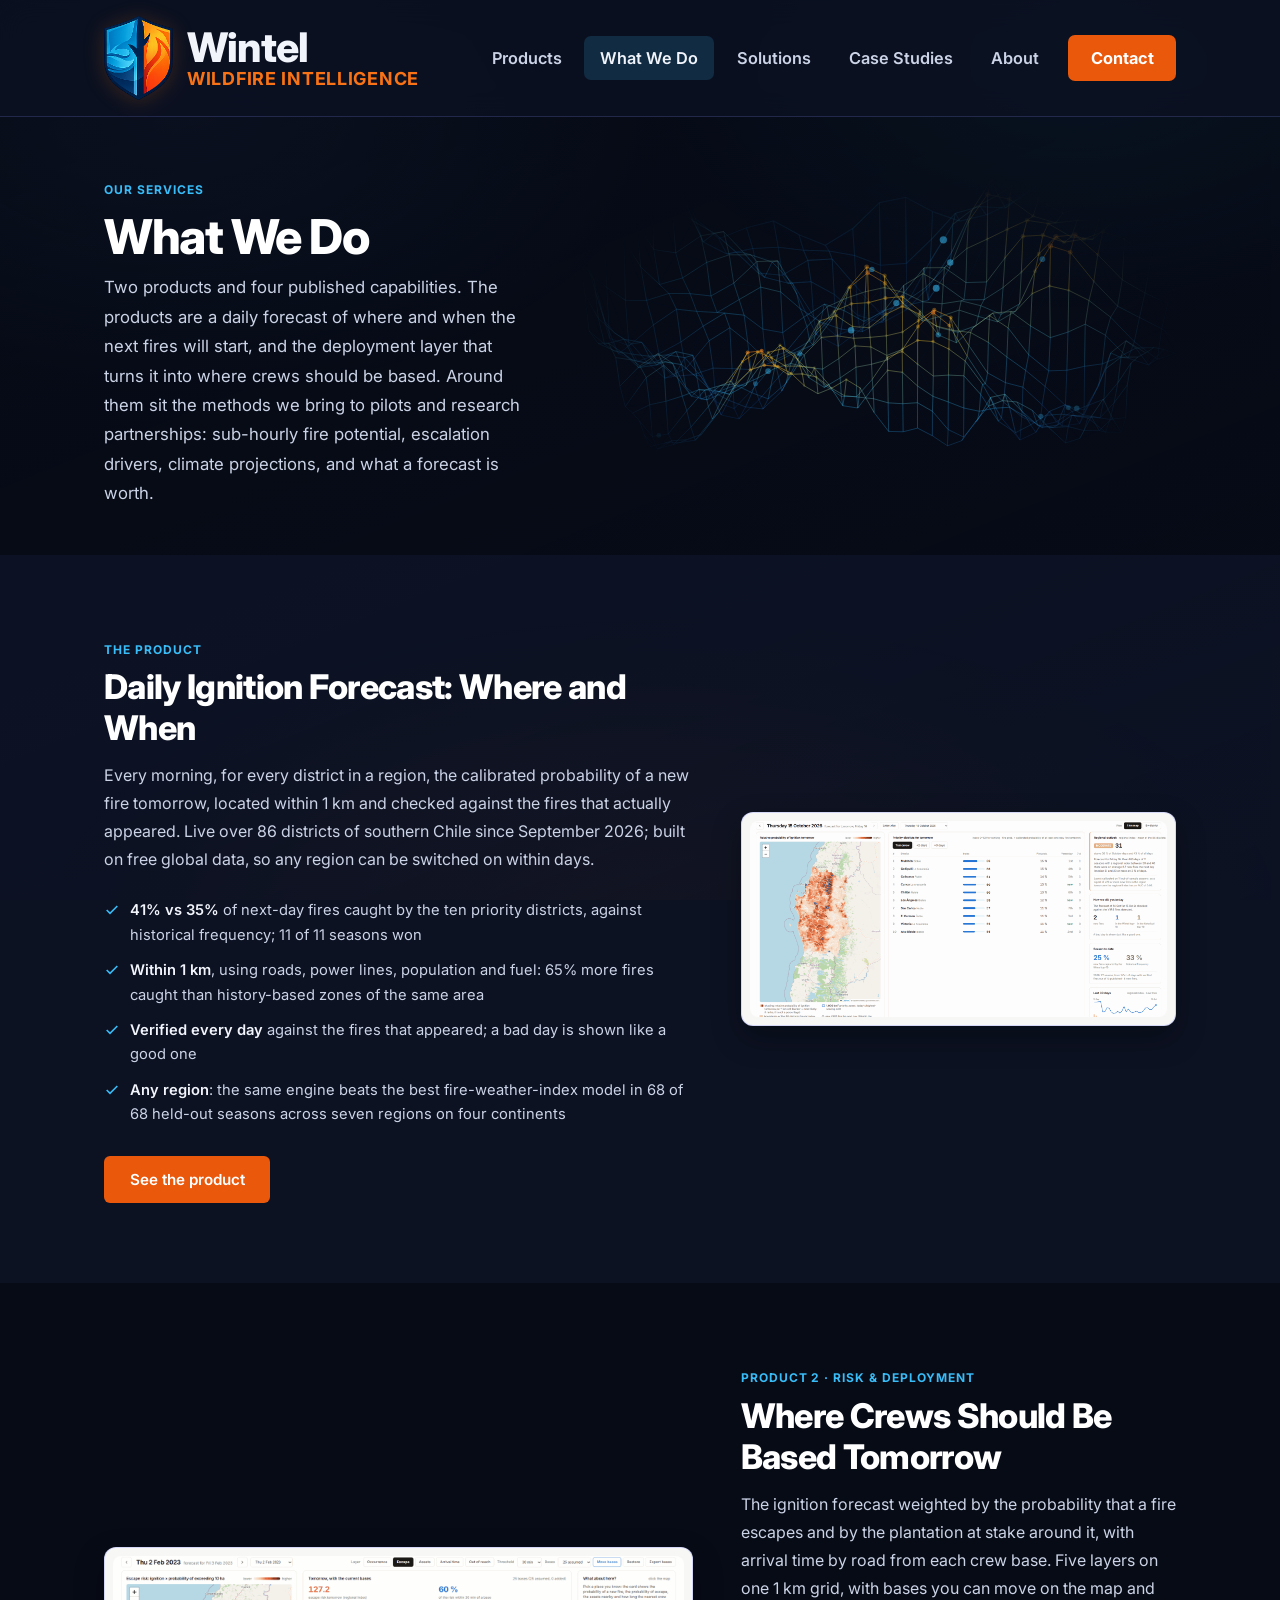
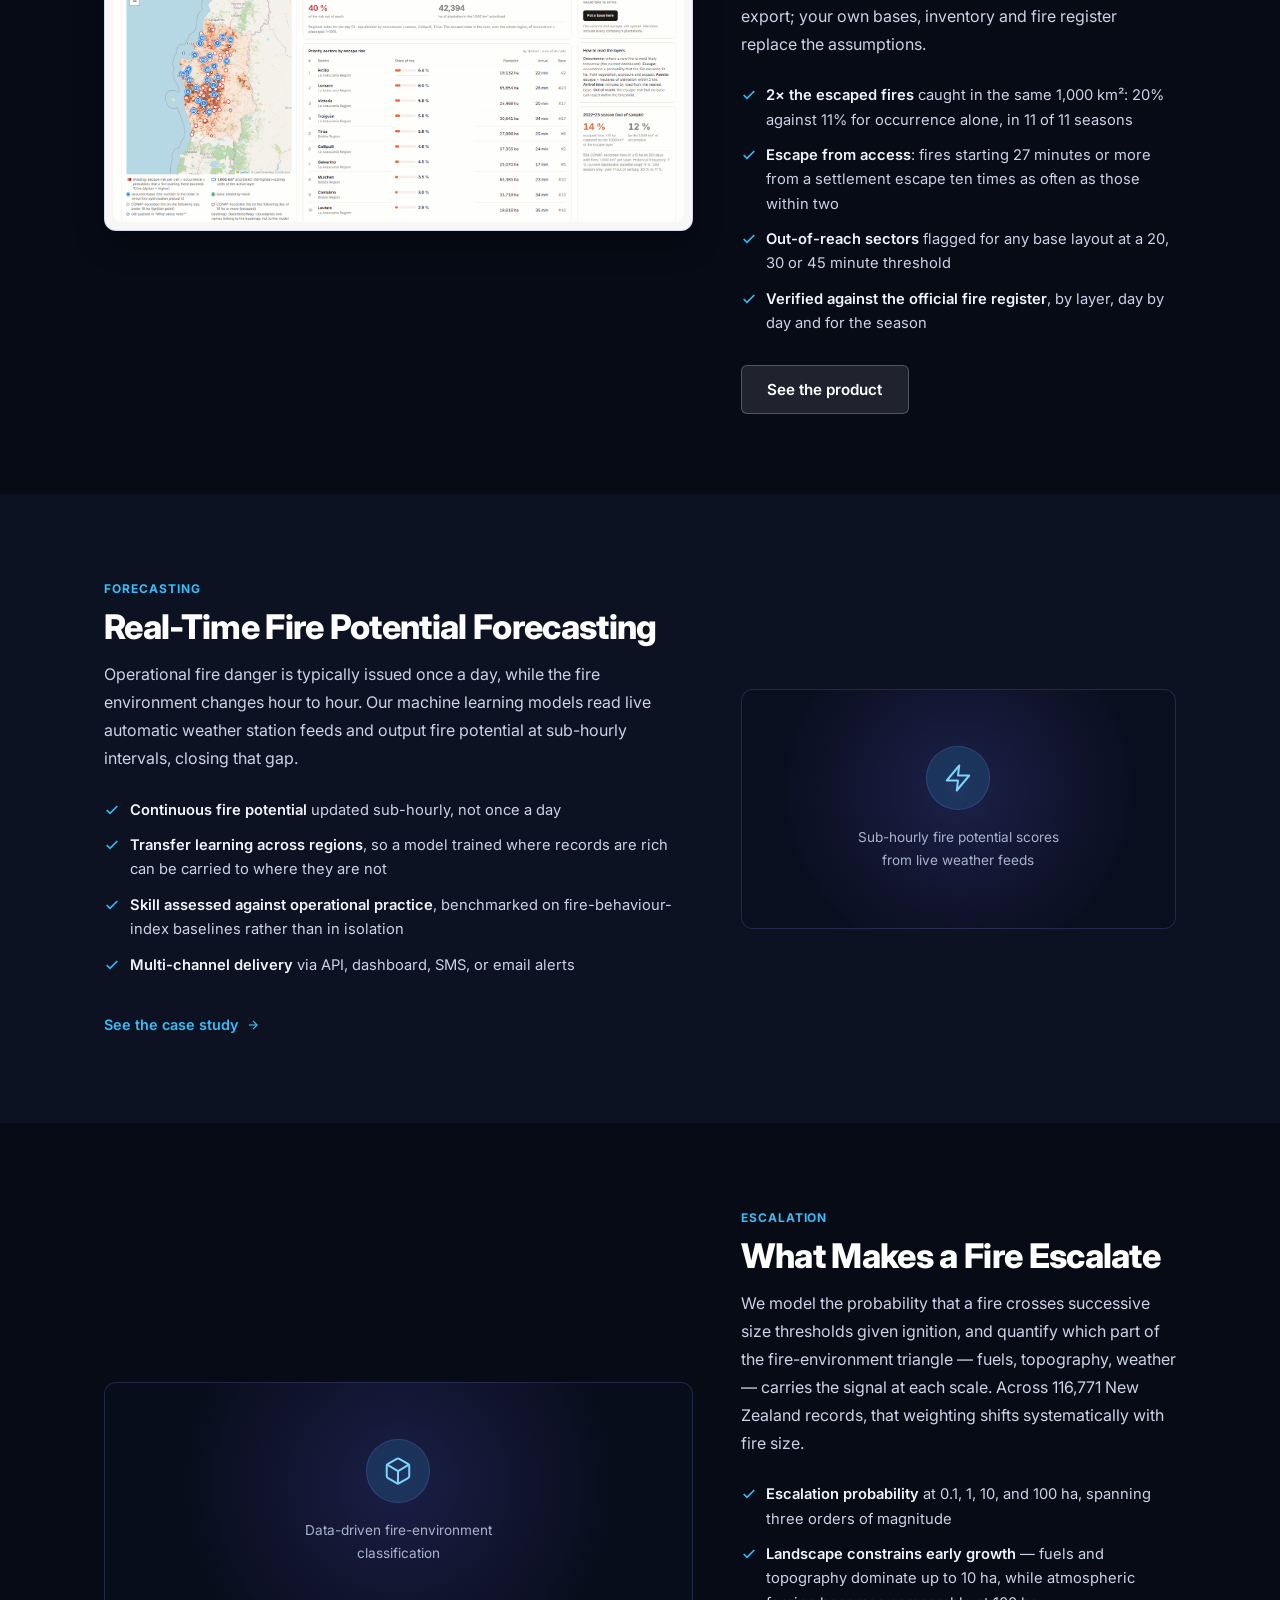
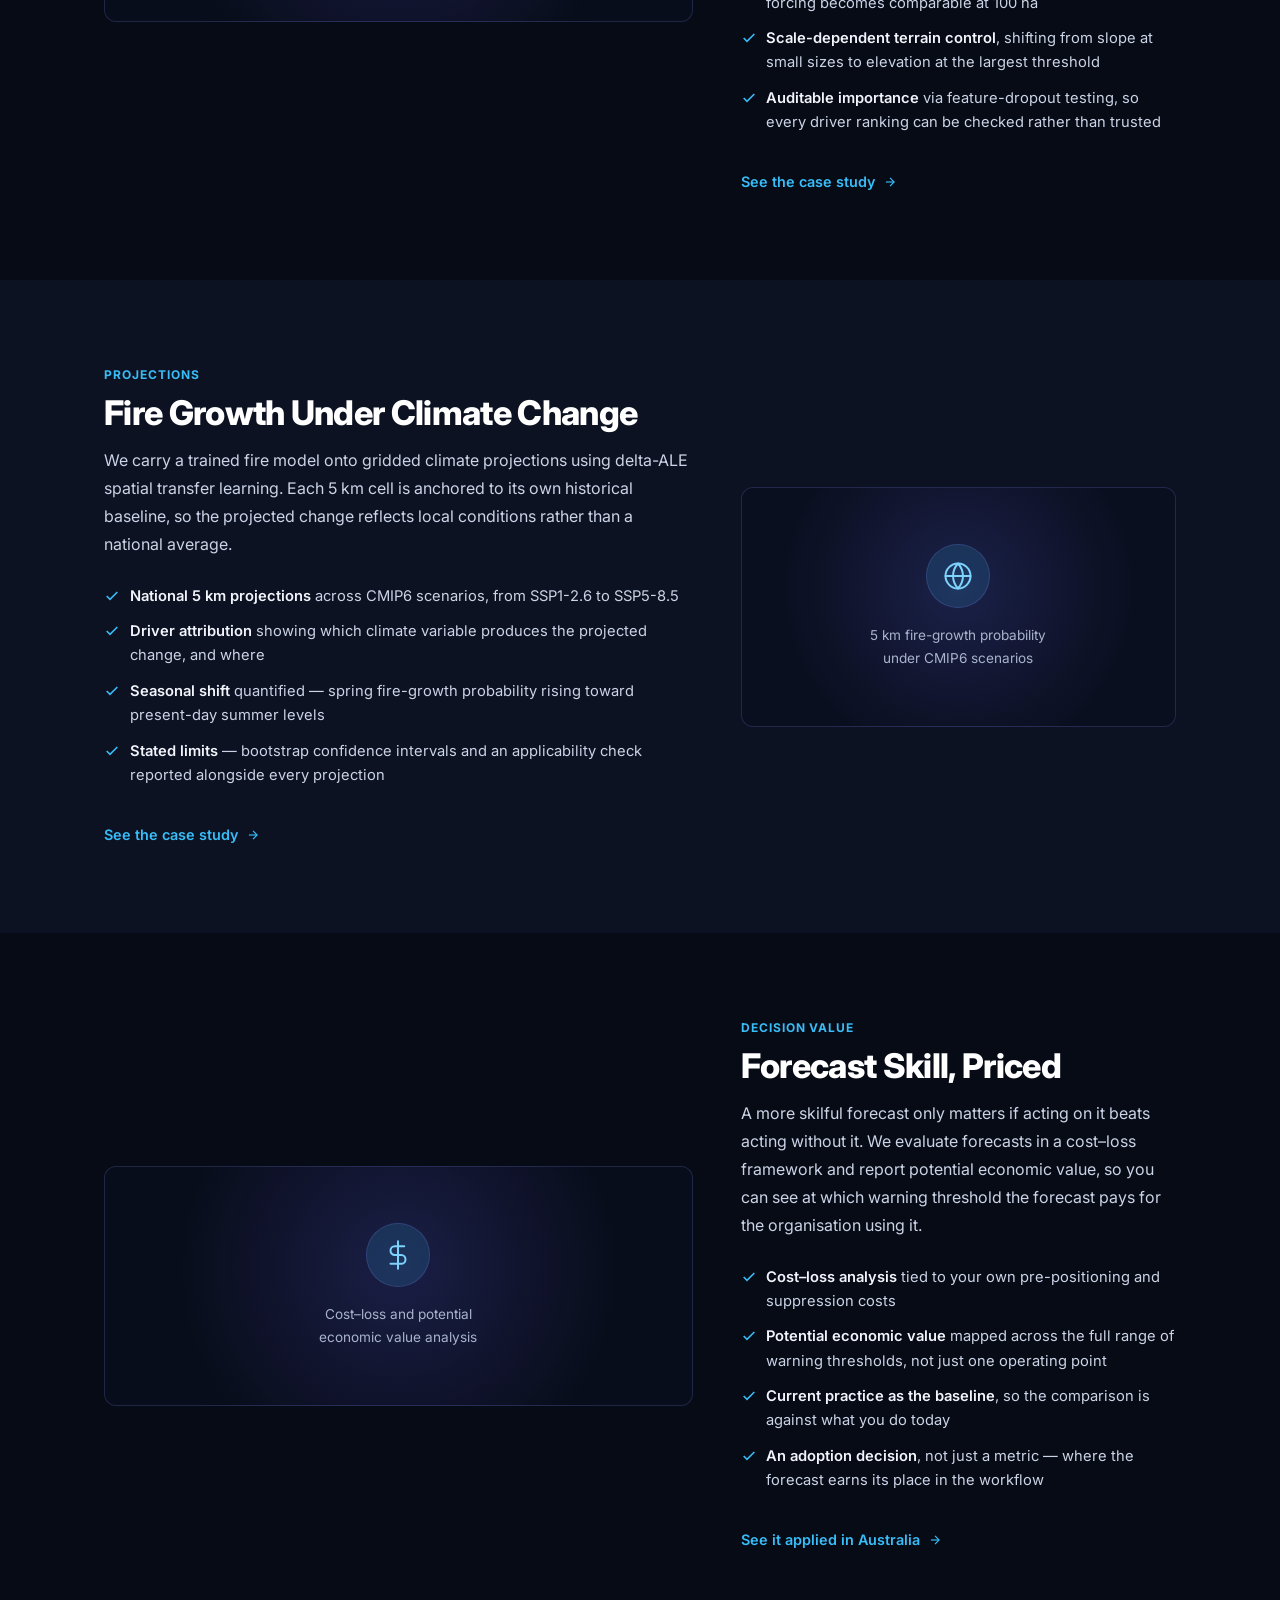
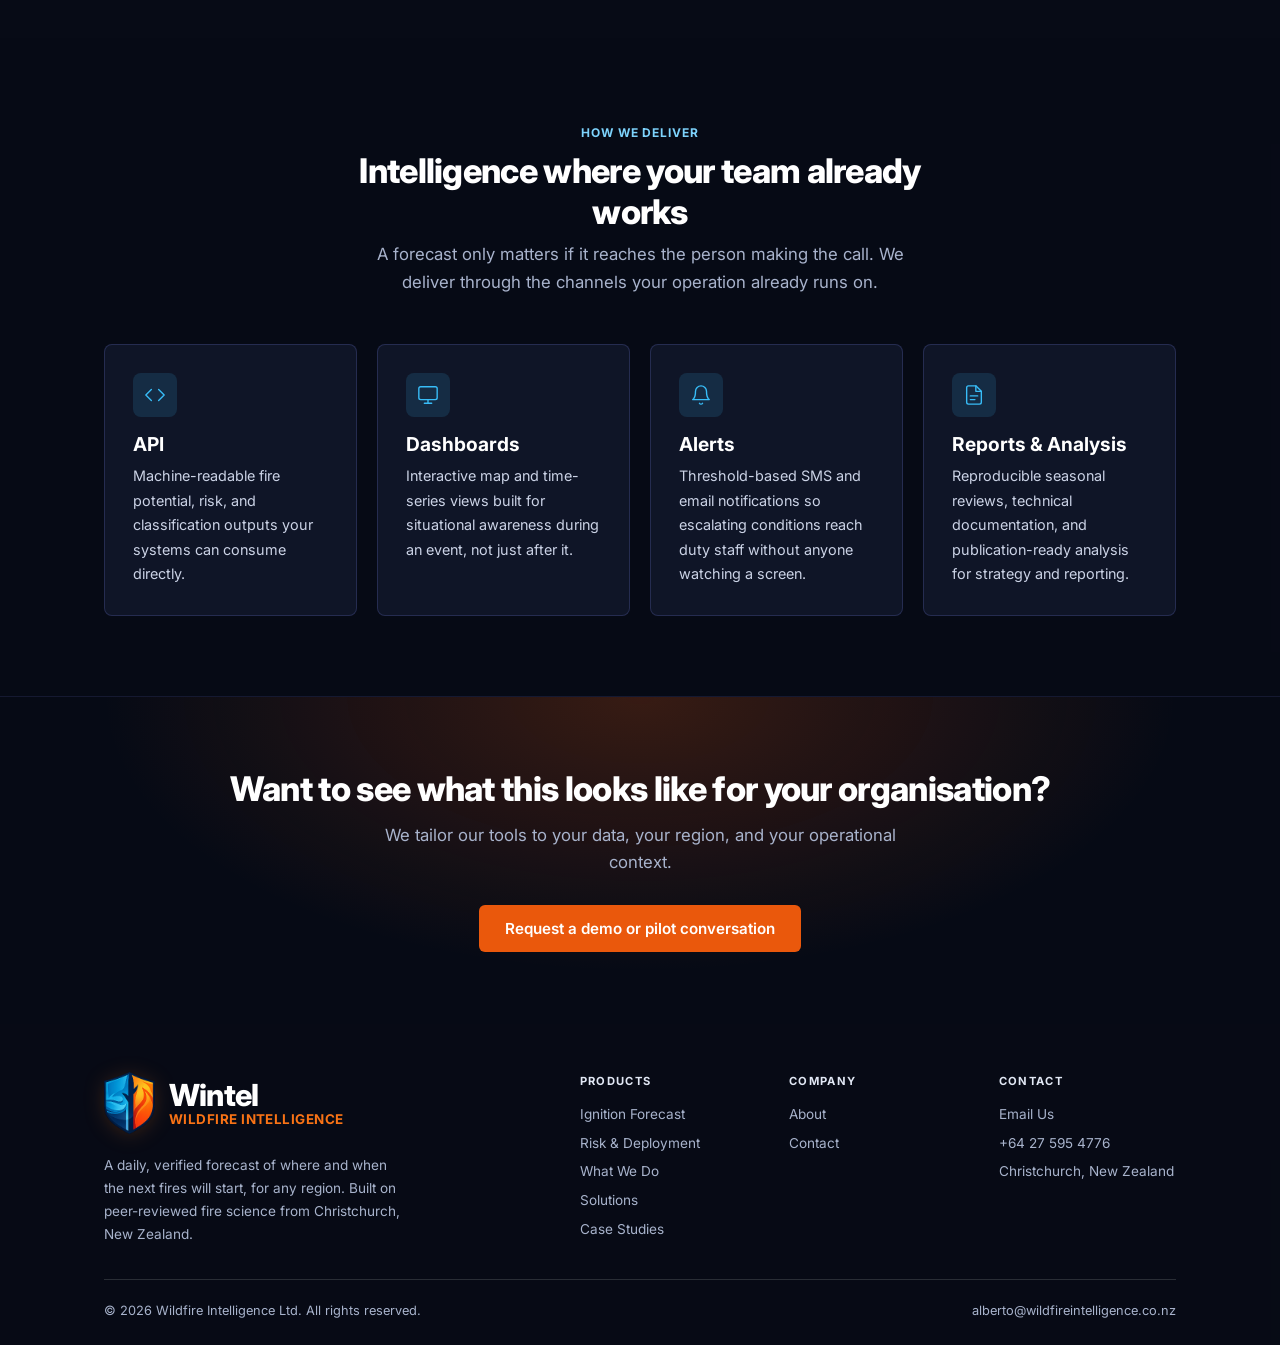
<file: what-we-do.html>
<!DOCTYPE html>
<html lang="en">
<head>
    <meta charset="UTF-8">
    <meta name="viewport" content="width=device-width, initial-scale=1.0">
    <title>What We Do — Daily Ignition Forecast, Escalation &amp; Projections | Wildfire Intelligence</title>
    <meta name="description" content="A daily forecast of where and when the next fires will start, by district and down to 1 km, plus sub-hourly fire potential, escalation probability by fire size, 5 km climate projections, and cost–loss evaluation of what a forecast is worth.">
    <meta name="keywords" content="wildfire ignition forecast, fire occurrence prediction, wildfire potential forecasting, fire escalation probability, fire size thresholds, delta-ALE transfer learning, CMIP6 wildfire projection, cost-loss forecast value">

    <meta property="og:type" content="website">
    <meta property="og:title" content="What We Do — Daily Ignition Forecast, Escalation &amp; Projections">
    <meta property="og:description" content="A daily forecast of where and when fires will start, plus sub-hourly fire potential, escalation probability, climate projections, and forecast-value evaluation.">
    <meta property="og:url" content="https://www.wildfireintelligence.co.nz/what-we-do.html">
    <meta property="og:site_name" content="Wildfire Intelligence">

    <link rel="canonical" href="https://www.wildfireintelligence.co.nz/what-we-do.html">
    <link rel="icon" href="img/favicon-32.png?v=20260805-1142" sizes="32x32" type="image/png">
    <link rel="apple-touch-icon" href="img/favicon-180.png?v=20260805-1142">
    <link rel="preconnect" href="https://fonts.googleapis.com">
    <link rel="preconnect" href="https://fonts.gstatic.com" crossorigin>
    <link rel="stylesheet" href="https://fonts.googleapis.com/css2?family=Inter:wght@400;500;600;700;800&display=swap">
    <link rel="stylesheet" href="css/style.css?v=20261026-2330">
</head>
<body>

<a href="#main" class="skip-link">Skip to main content</a>

<header class="site-header">
    <nav class="container nav-inner" aria-label="Main navigation">
        <a href="index.html" class="logo" aria-label="Wintel - Wildfire Intelligence home">
            <img class="logo-mark" src="img/logo-mark.png?v=20260805-1210" alt="" width="267" height="323"><span class="logo-text"><span class="logo-word">Wintel</span><span class="logo-sub">Wildfire Intelligence</span></span>
        </a>
        <button class="mobile-toggle" aria-label="Toggle menu" aria-expanded="false">
            <svg viewBox="0 0 24 24"><line x1="3" y1="6" x2="21" y2="6"/><line x1="3" y1="12" x2="21" y2="12"/><line x1="3" y1="18" x2="21" y2="18"/></svg>
        </button>
        <ul class="nav-links">
            <li><a href="ignition-forecast.html">Products</a></li>
            <li><a href="what-we-do.html" class="active">What We Do</a></li>
            <li><a href="solutions.html">Solutions</a></li>
            <li><a href="case-studies.html">Case Studies</a></li>
            <li><a href="about.html">About</a></li>
            <li class="nav-cta"><a href="contact.html">Contact</a></li>
        </ul>
    </nav>
</header>

<main id="main">

    <!-- Page header laid out like the homepage hero: copy left, visual right.
         Here the visual is the animated fire-potential surface. -->
    <section class="page-header page-header-split">
        <div class="container">
            <div class="hero-grid">
                <div class="page-header-content">
                    <span class="section-label">Our Services</span>
                    <h1>What We Do</h1>
                    <p>Two products and four published capabilities. The products are a daily forecast of where and when the next fires will start, and the deployment layer that turns it into where crews should be based. Around them sit the methods we bring to pilots and research partnerships: sub-hourly fire potential, escalation drivers, climate projections, and what a forecast is worth.</p>
                </div>
                <div class="hero-visual" aria-hidden="true">
                    <div class="hero-graphic">
                        <canvas id="hero-field" class="hero-canvas" aria-hidden="true"></canvas>
                    </div>
                </div>
            </div>
        </div>
    </section>

    <!-- SERVICE 0 — THE PRODUCT -->
    <section class="section section-alt">
        <div class="container">
            <div class="service-block">
                <div class="service-content">
                    <span class="section-label">The Product</span>
                    <h2>Daily Ignition Forecast: Where and When</h2>
                    <p>Every morning, for every district in a region, the calibrated probability of a new fire tomorrow, located within 1 km and checked against the fires that actually appeared. Live over 86 districts of southern Chile since September 2026; built on free global data, so any region can be switched on within days.</p>
                    <ul class="service-features">
                        <li>
                            <svg viewBox="0 0 24 24"><polyline points="20 6 9 17 4 12"/></svg>
                            <span><strong>41% vs 35%</strong> of next-day fires caught by the ten priority districts, against historical frequency; 11 of 11 seasons won</span>
                        </li>
                        <li>
                            <svg viewBox="0 0 24 24"><polyline points="20 6 9 17 4 12"/></svg>
                            <span><strong>Within 1 km</strong>, using roads, power lines, population and fuel: 65% more fires caught than history-based zones of the same area</span>
                        </li>
                        <li>
                            <svg viewBox="0 0 24 24"><polyline points="20 6 9 17 4 12"/></svg>
                            <span><strong>Verified every day</strong> against the fires that appeared; a bad day is shown like a good one</span>
                        </li>
                        <li>
                            <svg viewBox="0 0 24 24"><polyline points="20 6 9 17 4 12"/></svg>
                            <span><strong>Any region</strong>: the same engine beats the best fire-weather-index model in 68 of 68 held-out seasons across seven regions on four continents</span>
                        </li>
                    </ul>
                    <a href="ignition-forecast.html" class="btn btn-primary">
                        See the product
                    </a>
                </div>
                <div>
                    <div class="showcase-frame">
                        <a href="ignition-forecast.html" aria-label="See the ignition forecast product page">
                            <img src="img/dashboard-today.png?v=20261026" alt="The Wintel dashboard: 1 km ignition map, ten priority districts with calibrated probabilities, yesterday's score and the season to date" width="1600" height="750" loading="lazy">
                        </a>
                    </div>
                </div>
            </div>
        </div>
    </section>

    <!-- SERVICE 0b — PRODUCT 2 -->
    <section class="section">
        <div class="container">
            <div class="service-block reverse">
                <div class="service-content">
                    <span class="section-label">Product 2 &middot; Risk &amp; Deployment</span>
                    <h2>Where Crews Should Be Based Tomorrow</h2>
                    <p>The ignition forecast weighted by the probability that a fire escapes and by the plantation at stake around it, with arrival time by road from each crew base. Five layers on one 1 km grid, with bases you can move on the map and export; your own bases, inventory and fire register replace the assumptions.</p>
                    <ul class="service-features">
                        <li>
                            <svg viewBox="0 0 24 24"><polyline points="20 6 9 17 4 12"/></svg>
                            <span><strong>2&times; the escaped fires</strong> caught in the same 1,000 km&sup2;: 20% against 11% for occurrence alone, in 11 of 11 seasons</span>
                        </li>
                        <li>
                            <svg viewBox="0 0 24 24"><polyline points="20 6 9 17 4 12"/></svg>
                            <span><strong>Escape from access</strong>: fires starting 27 minutes or more from a settlement escape ten times as often as those within two</span>
                        </li>
                        <li>
                            <svg viewBox="0 0 24 24"><polyline points="20 6 9 17 4 12"/></svg>
                            <span><strong>Out-of-reach sectors</strong> flagged for any base layout at a 20, 30 or 45 minute threshold</span>
                        </li>
                        <li>
                            <svg viewBox="0 0 24 24"><polyline points="20 6 9 17 4 12"/></svg>
                            <span><strong>Verified against the official fire register</strong>, by layer, day by day and for the season</span>
                        </li>
                    </ul>
                    <a href="crew-deployment.html" class="btn btn-secondary">
                        See the product
                    </a>
                </div>
                <div>
                    <div class="showcase-frame">
                        <a href="crew-deployment.html" aria-label="See the Risk and Deployment product page">
                            <img src="img/dashboard-risk.png?v=20261026" alt="The Wintel Risk and deployment dashboard: escape-risk map with crew bases, coverage within 30 minutes, and priority sectors with arrival time" width="1600" height="745" loading="lazy">
                        </a>
                    </div>
                </div>
            </div>
        </div>
    </section>

    <!-- SERVICE 1 -->
    <section class="section section-alt">
        <div class="container">
            <div class="service-block">
                <div class="service-content">
                    <span class="section-label">Forecasting</span>
                    <h2>Real-Time Fire Potential Forecasting</h2>
                    <p>Operational fire danger is typically issued once a day, while the fire environment changes hour to hour. Our machine learning models read live automatic weather station feeds and output fire potential at sub-hourly intervals, closing that gap.</p>
                    <ul class="service-features">
                        <li>
                            <svg viewBox="0 0 24 24"><polyline points="20 6 9 17 4 12"/></svg>
                            <span><strong>Continuous fire potential</strong> updated sub-hourly, not once a day</span>
                        </li>
                        <li>
                            <svg viewBox="0 0 24 24"><polyline points="20 6 9 17 4 12"/></svg>
                            <span><strong>Transfer learning across regions</strong>, so a model trained where records are rich can be carried to where they are not</span>
                        </li>
                        <li>
                            <svg viewBox="0 0 24 24"><polyline points="20 6 9 17 4 12"/></svg>
                            <span><strong>Skill assessed against operational practice</strong>, benchmarked on fire-behaviour-index baselines rather than in isolation</span>
                        </li>
                        <li>
                            <svg viewBox="0 0 24 24"><polyline points="20 6 9 17 4 12"/></svg>
                            <span><strong>Multi-channel delivery</strong> via API, dashboard, SMS, or email alerts</span>
                        </li>
                    </ul>
                    <a href="case-studies.html#australia-forecasting" class="btn btn-ghost">
                        See the case study
                        <svg viewBox="0 0 24 24" fill="none" stroke="currentColor" stroke-width="2"><line x1="5" y1="12" x2="19" y2="12"/><polyline points="12 5 19 12 12 19"/></svg>
                    </a>
                </div>
                <div class="service-visual">
                    <div class="service-visual-content">
                        <div class="service-visual-icon">
                            <svg viewBox="0 0 24 24"><path d="M13 2L3 14h9l-1 8 10-12h-9l1-8z"/></svg>
                        </div>
                        <div class="service-visual-label">Sub-hourly fire potential scores<br>from live weather feeds</div>
                    </div>
                </div>
            </div>
        </div>
    </section>

    <!-- SERVICE 2 -->
    <section class="section">
        <div class="container">
            <div class="service-block reverse">
                <div class="service-content">
                    <span class="section-label">Escalation</span>
                    <h2>What Makes a Fire Escalate</h2>
                    <p>We model the probability that a fire crosses successive size thresholds given ignition, and quantify which part of the fire-environment triangle &mdash; fuels, topography, weather &mdash; carries the signal at each scale. Across 116,771 New Zealand records, that weighting shifts systematically with fire size.</p>
                    <ul class="service-features">
                        <li>
                            <svg viewBox="0 0 24 24"><polyline points="20 6 9 17 4 12"/></svg>
                            <span><strong>Escalation probability</strong> at 0.1, 1, 10, and 100 ha, spanning three orders of magnitude</span>
                        </li>
                        <li>
                            <svg viewBox="0 0 24 24"><polyline points="20 6 9 17 4 12"/></svg>
                            <span><strong>Landscape constrains early growth</strong> &mdash; fuels and topography dominate up to 10 ha, while atmospheric forcing becomes comparable at 100 ha</span>
                        </li>
                        <li>
                            <svg viewBox="0 0 24 24"><polyline points="20 6 9 17 4 12"/></svg>
                            <span><strong>Scale-dependent terrain control</strong>, shifting from slope at small sizes to elevation at the largest threshold</span>
                        </li>
                        <li>
                            <svg viewBox="0 0 24 24"><polyline points="20 6 9 17 4 12"/></svg>
                            <span><strong>Auditable importance</strong> via feature-dropout testing, so every driver ranking can be checked rather than trusted</span>
                        </li>
                    </ul>
                    <a href="case-studies.html#nz-growth-controls" class="btn btn-ghost">
                        See the case study
                        <svg viewBox="0 0 24 24" fill="none" stroke="currentColor" stroke-width="2"><line x1="5" y1="12" x2="19" y2="12"/><polyline points="12 5 19 12 12 19"/></svg>
                    </a>
                </div>
                <div class="service-visual">
                    <div class="service-visual-content">
                        <div class="service-visual-icon">
                            <svg viewBox="0 0 24 24"><path d="M21 16V8a2 2 0 0 0-1-1.73l-7-4a2 2 0 0 0-2 0l-7 4A2 2 0 0 0 3 8v8a2 2 0 0 0 1 1.73l7 4a2 2 0 0 0 2 0l7-4A2 2 0 0 0 21 16z"/><polyline points="3.27 6.96 12 12.01 20.73 6.96"/><line x1="12" y1="22.08" x2="12" y2="12"/></svg>
                        </div>
                        <div class="service-visual-label">Data-driven fire-environment<br>classification</div>
                    </div>
                </div>
            </div>
        </div>
    </section>

    <!-- SERVICE 3 -->
    <section class="section section-alt">
        <div class="container">
            <div class="service-block">
                <div class="service-content">
                    <span class="section-label">Projections</span>
                    <h2>Fire Growth Under Climate Change</h2>
                    <p>We carry a trained fire model onto gridded climate projections using delta-ALE spatial transfer learning. Each 5 km cell is anchored to its own historical baseline, so the projected change reflects local conditions rather than a national average.</p>
                    <ul class="service-features">
                        <li>
                            <svg viewBox="0 0 24 24"><polyline points="20 6 9 17 4 12"/></svg>
                            <span><strong>National 5 km projections</strong> across CMIP6 scenarios, from SSP1-2.6 to SSP5-8.5</span>
                        </li>
                        <li>
                            <svg viewBox="0 0 24 24"><polyline points="20 6 9 17 4 12"/></svg>
                            <span><strong>Driver attribution</strong> showing which climate variable produces the projected change, and where</span>
                        </li>
                        <li>
                            <svg viewBox="0 0 24 24"><polyline points="20 6 9 17 4 12"/></svg>
                            <span><strong>Seasonal shift</strong> quantified &mdash; spring fire-growth probability rising toward present-day summer levels</span>
                        </li>
                        <li>
                            <svg viewBox="0 0 24 24"><polyline points="20 6 9 17 4 12"/></svg>
                            <span><strong>Stated limits</strong> &mdash; bootstrap confidence intervals and an applicability check reported alongside every projection</span>
                        </li>
                    </ul>
                    <a href="case-studies.html#nz-climate-projection" class="btn btn-ghost">
                        See the case study
                        <svg viewBox="0 0 24 24" fill="none" stroke="currentColor" stroke-width="2"><line x1="5" y1="12" x2="19" y2="12"/><polyline points="12 5 19 12 12 19"/></svg>
                    </a>
                </div>
                <div class="service-visual">
                    <div class="service-visual-content">
                        <div class="service-visual-icon">
                            <svg viewBox="0 0 24 24"><circle cx="12" cy="12" r="10"/><path d="M2 12h20"/><path d="M12 2a15.3 15.3 0 0 1 4 10 15.3 15.3 0 0 1-4 10 15.3 15.3 0 0 1-4-10 15.3 15.3 0 0 1 4-10z"/></svg>
                        </div>
                        <div class="service-visual-label">5 km fire-growth probability<br>under CMIP6 scenarios</div>
                    </div>
                </div>
            </div>
        </div>
    </section>

    <!-- SERVICE 4 -->
    <section class="section">
        <div class="container">
            <div class="service-block reverse">
                <div class="service-content">
                    <span class="section-label">Decision Value</span>
                    <h2>Forecast Skill, Priced</h2>
                    <p>A more skilful forecast only matters if acting on it beats acting without it. We evaluate forecasts in a cost&ndash;loss framework and report potential economic value, so you can see at which warning threshold the forecast pays for the organisation using it.</p>
                    <ul class="service-features">
                        <li>
                            <svg viewBox="0 0 24 24"><polyline points="20 6 9 17 4 12"/></svg>
                            <span><strong>Cost&ndash;loss analysis</strong> tied to your own pre-positioning and suppression costs</span>
                        </li>
                        <li>
                            <svg viewBox="0 0 24 24"><polyline points="20 6 9 17 4 12"/></svg>
                            <span><strong>Potential economic value</strong> mapped across the full range of warning thresholds, not just one operating point</span>
                        </li>
                        <li>
                            <svg viewBox="0 0 24 24"><polyline points="20 6 9 17 4 12"/></svg>
                            <span><strong>Current practice as the baseline</strong>, so the comparison is against what you do today</span>
                        </li>
                        <li>
                            <svg viewBox="0 0 24 24"><polyline points="20 6 9 17 4 12"/></svg>
                            <span><strong>An adoption decision</strong>, not just a metric &mdash; where the forecast earns its place in the workflow</span>
                        </li>
                    </ul>
                    <a href="case-studies.html#australia-forecasting" class="btn btn-ghost">
                        See it applied in Australia
                        <svg viewBox="0 0 24 24" fill="none" stroke="currentColor" stroke-width="2"><line x1="5" y1="12" x2="19" y2="12"/><polyline points="12 5 19 12 12 19"/></svg>
                    </a>
                </div>
                <div class="service-visual">
                    <div class="service-visual-content">
                        <div class="service-visual-icon">
                            <svg viewBox="0 0 24 24"><line x1="12" y1="1" x2="12" y2="23"/><path d="M17 5H9.5a3.5 3.5 0 0 0 0 7h5a3.5 3.5 0 0 1 0 7H6"/></svg>
                        </div>
                        <div class="service-visual-label">Cost&ndash;loss and potential<br>economic value analysis</div>
                    </div>
                </div>
            </div>
        </div>
    </section>

    <!-- HOW WE DELIVER -->
    <section class="section section-dark">
        <div class="container">
            <div class="section-header">
                <span class="section-label">How We Deliver</span>
                <h2>Intelligence where your team already works</h2>
                <p>A forecast only matters if it reaches the person making the call. We deliver through the channels your operation already runs on.</p>
            </div>
            <div class="services-grid">
                <div class="service-card">
                    <div class="service-card-icon"><svg viewBox="0 0 24 24"><polyline points="16 18 22 12 16 6"/><polyline points="8 6 2 12 8 18"/></svg></div>
                    <h3>API</h3>
                    <p>Machine-readable fire potential, risk, and classification outputs your systems can consume directly.</p>
                </div>
                <div class="service-card">
                    <div class="service-card-icon"><svg viewBox="0 0 24 24"><rect x="2" y="3" width="20" height="14" rx="2"/><line x1="8" y1="21" x2="16" y2="21"/><line x1="12" y1="17" x2="12" y2="21"/></svg></div>
                    <h3>Dashboards</h3>
                    <p>Interactive map and time-series views built for situational awareness during an event, not just after it.</p>
                </div>
                <div class="service-card">
                    <div class="service-card-icon"><svg viewBox="0 0 24 24"><path d="M18 8A6 6 0 0 0 6 8c0 7-3 9-3 9h18s-3-2-3-9"/><path d="M13.73 21a2 2 0 0 1-3.46 0"/></svg></div>
                    <h3>Alerts</h3>
                    <p>Threshold-based SMS and email notifications so escalating conditions reach duty staff without anyone watching a screen.</p>
                </div>
                <div class="service-card">
                    <div class="service-card-icon"><svg viewBox="0 0 24 24"><path d="M14 2H6a2 2 0 0 0-2 2v16a2 2 0 0 0 2 2h12a2 2 0 0 0 2-2V8z"/><polyline points="14 2 14 8 20 8"/><line x1="8" y1="13" x2="16" y2="13"/><line x1="8" y1="17" x2="13" y2="17"/></svg></div>
                    <h3>Reports &amp; Analysis</h3>
                    <p>Reproducible seasonal reviews, technical documentation, and publication-ready analysis for strategy and reporting.</p>
                </div>
            </div>
        </div>
    </section>

    <!-- CTA -->
    <section class="cta-banner">
        <div class="container">
            <h2>Want to see what this looks like for your organisation?</h2>
            <p>We tailor our tools to your data, your region, and your operational context.</p>
            <a href="contact.html" class="btn btn-primary">Request a demo or pilot conversation</a>
        </div>
    </section>

</main>

<footer class="site-footer">
    <div class="container">
        <div class="footer-inner">
            <div class="footer-brand">
                <a href="index.html" class="logo" aria-label="Wintel - Wildfire Intelligence home">
                    <img class="logo-mark" src="img/logo-mark.png?v=20260805-1210" alt="" width="267" height="323"><span class="logo-text"><span class="logo-word">Wintel</span><span class="logo-sub">Wildfire Intelligence</span></span>
                </a>
                <p>A daily, verified forecast of where and when the next fires will start, for any region. Built on peer-reviewed fire science from Christchurch, New Zealand.</p>
            </div>
            <div>
                <div class="footer-heading">Products</div>
                <ul class="footer-links">
                    <li><a href="ignition-forecast.html">Ignition Forecast</a></li>
                    <li><a href="crew-deployment.html">Risk &amp; Deployment</a></li>
                    <li><a href="what-we-do.html">What We Do</a></li>
                    <li><a href="solutions.html">Solutions</a></li>
                    <li><a href="case-studies.html">Case Studies</a></li>
                </ul>
            </div>
            <div>
                <div class="footer-heading">Company</div>
                <ul class="footer-links">
                    <li><a href="about.html">About</a></li>
                    <li><a href="contact.html">Contact</a></li>
                </ul>
            </div>
            <div>
                <div class="footer-heading">Contact</div>
                <ul class="footer-links">
                    <li><a href="mailto:alberto@wildfireintelligence.co.nz">Email Us</a></li>
                    <li><a href="tel:+64275954776">+64 27 595 4776</a></li>
                    <li>Christchurch, New Zealand</li>
                </ul>
            </div>
        </div>
        <div class="footer-bottom">
            <span>&copy; 2026 Wildfire Intelligence Ltd. All rights reserved.</span>
            <a href="mailto:alberto@wildfireintelligence.co.nz">alberto@wildfireintelligence.co.nz</a>
        </div>
    </div>
</footer>

<script src="js/main.js?v=20260805-1142" defer></script>
</body>
</html>
</file>
<file: css/style.css>
/* ============================================================
   WILDFIRE INTELLIGENCE — Design System
   Indigo-navy dark: navy surfaces, cool ash type, sky data, fire action.

   HOW THIS FILE IS ORGANISED
   1. PALETTE        raw hues. Never referenced by components directly.
   2. TOKENS         semantic roles (--bg-*, --text-*, --tint-*, --on-band-*).
                     Components reference ONLY these — so re-theming the whole
                     site means editing this block and nothing else.
   3. RETIRED THEMES previous token sets, kept commented for a one-paste restore.
   4. COMPONENTS

   COLOUR DISCIPLINE, in order of loudness:
     action (fire orange) — CTAs, stat numbers, hero-badge dot, CTA band,
                            hot end of any scale. Nothing else, ever.
     data (sky)           — links, section labels, icons, check marks,
                            citation links, the cool end of any scale.
     structure (periwinkle) — hairlines, tinted panels, partner glyphs.
   In this theme sky carries both the "link" and "verify" roles; the tokens
   stay separate so a future theme can split them again (the plum theme did,
   with violet for structure and cyan for verification).

   BANDS: .section-dark, .cta-banner and .site-footer are darker slabs that
   punctuate the page — its rhythm. Their contents use --on-band-* tokens, so
   anything nested inside a band must use those rather than --text-*.

   Pure static HTML/CSS/JS — no build step, no framework.
   ============================================================ */

/* ---------- 1. PALETTE ---------- */
:root {
    /* Fire */
    --fire-700: #9a3412; --fire-600: #ea580c; --fire-500: #f97316;
    --fire-400: #fb923c; --fire-300: #fdba74; --ember-200: #fed7aa;
    /* Sky — data */
    --sky-700: #0369a1; --sky-600: #0284c7; --sky-500: #0ea5e9;
    --sky-400: #38bdf8; --sky-300: #7dd3fc; --sky-200: #bae6fd;
    /* Periwinkle — structure */
    --iris-600: #4f46e5; --iris-500: #6366f1; --iris-400: #818cf8;
    --iris-300: #a5b4fc;
    /* Indigo-navy surfaces */
    --navy-950: #070b16; --navy-900: #0b1020; --navy-850: #131a2e;
    --navy-800: #1c2540; --navy-700: #2a3556;
    /* Cool ash neutrals */
    --ash-600: #4b5675; --ash-500: #6b7796; --ash-400: #a8b3cc;
    --ash-300: #cbd3e6; --ash-200: #e2e8f5; --ash-100: #f1f4fb;

    --white: #ffffff;

    --font-sans: 'Inter', system-ui, -apple-system, sans-serif;
    --radius: 8px;
    --radius-lg: 12px;
    --max-width: 1120px;
}

/* ---------- 2. TOKENS (indigo-navy dark) ---------- */
:root {
    /* backgrounds */
    --bg-page:        var(--navy-950);
    /* Dark header bar, lifted one step off the page so the sticky edge reads.
       The header keeps its OWN type tokens even though it is now dark like the
       rest of the page — that indirection is what let it be a light island
       before, and what lets it become one again without touching components.
       Pair a dark header with img/logo-lockup-reverse.png (the knockout). */
    --bg-header:      rgba(11,16,32,.88);
    --header-line:    rgba(129,140,248,.20);
    --header-text:    var(--ash-300);
    --header-strong:  var(--ash-100);
    --header-tint:    rgba(56,189,248,.16);
    --bg-hero:        rgba(7,11,22,.42);
    --bg-page-header: rgba(7,11,22,.55);
    --bg-alt:         rgba(19,26,46,.52);
    --bg-rail:        rgba(7,11,22,.46);
    --surface:        rgba(19,26,46,.74);
    --surface-2:      rgba(11,16,32,.62);
    --field-bg:       rgba(7,11,22,.6);
    --field-line:     rgba(168,179,204,.26);
    --mobile-nav-bg:  rgba(7,11,22,.97);

    /* glow fields behind everything */
    --glow-cool: rgba(56,189,248,.15);
    --glow-mid:  rgba(129,140,248,.18);
    --glow-warm: rgba(234,88,12,.14);
    --veil: linear-gradient(158deg, rgba(7,11,22,.56), rgba(11,16,32,.30) 46%, rgba(7,11,22,.74));

    /* lines and shadows — on dark, hairlines do the work elevation does on light */
    --line:        rgba(129,140,248,.20);
    --line-soft:   rgba(129,140,248,.12);
    --shadow-rest: none;
    --shadow-card: 0 12px 30px rgba(0,0,0,.32);
    --logo-plate:  rgba(247,245,240,.97);  /* light plate behind the full-colour lockup */

    /* type */
    --heading:          var(--white);
    --text-body:        var(--ash-300);
    --text-strong:      var(--ash-100);
    --text-lead:        var(--ash-200);
    --text-muted:       var(--ash-400);
    --text-faint:       var(--ash-500);
    --text-placeholder: var(--ash-600);

    /* accents */
    --action:       var(--fire-600);
    --action-hover: #c2410c;
    --action-hot:   var(--fire-500);
    --link:         var(--sky-400);
    --link-hover:   var(--sky-200);
    --label:        var(--sky-400);
    --icon:         var(--sky-400);
    --icon-strong:  var(--sky-300);
    --verify:       var(--sky-400);
    --verify-text:  var(--sky-400);
    --badge-text:   var(--sky-200);
    /* the lockup is "emblem image + live text", so these two are live:
       --logo-sub tints the WILDFIRE INTELLIGENCE line, --logo-glow lifts the
       shield off the bar. --logo-plate is unused while no full-colour lockup
       sits on a dark surface. */
    --logo-sub:  var(--fire-500);
    --logo-glow: drop-shadow(0 2px 10px rgba(249,115,22,.20));

    /* tints */
    --tint-nav:          rgba(56,189,248,.16);
    --tint-icon:         rgba(56,189,248,.14);
    --tint-badge:        rgba(56,189,248,.18);
    --tint-panel:        rgba(99,102,241,.12);
    --tint-panel-hover:  rgba(99,102,241,.18);
    --tint-case-head:    rgba(99,102,241,.09);
    --tint-visual:       rgba(99,102,241,.20);
    --tint-ring:         rgba(56,189,248,.18);
    --border-hover:      rgba(56,189,248,.45);

    /* secondary button */
    --btn2-bg:       rgba(255,255,255,.1);
    --btn2-bg-hover: rgba(56,189,248,.16);
    --btn2-text:     var(--white);
    --btn2-line:     rgba(203,211,230,.28);

    /* darker bands that punctuate the page */
    --band-bg:         rgba(7,11,22,.6);
    --cta-bg:          rgba(7,11,22,.7);
    --footer-bg:       rgba(7,11,22,.86);
    --band-inset:      rgba(255,255,255,.06);
    --band-line:       rgba(255,255,255,.14);
    --on-band-heading: var(--white);
    --on-band-text:    var(--ash-200);
    --on-band-muted:   var(--ash-400);
    --on-band-label:   var(--sky-300);
    --on-band-badge:   rgba(56,189,248,.18);

    /* product showcase — screenshots and figures rendered on light plates.
       The dashboard and the paper figures are drawn for white, so they sit on a
       bone plate regardless of theme; --figure-caption is the caption under it.
       --bar-model / --bar-base colour the Wintel-vs-baseline comparison bars:
       the model takes the data accent, the baseline stays neutral so orange
       keeps meaning "action". */
    --figure-plate:   #f7f7f5;
    --figure-line:    rgba(129,140,248,.30);
    --figure-caption: var(--ash-400);
    --bar-model:      var(--sky-400);
    --bar-base:       var(--ash-600);
    --bar-track:      rgba(255,255,255,.06);
}

/* ---------- 3. RETIRED THEMES (one-paste restore) ----------------------------
   Each set replaces the token block above. The component section never needs
   editing. js/main.js carries a matching mesh ramp per theme — set its `THEME`
   constant to 'navy' (active), 'plum' or 'bone'. That is not cosmetic: a ramp
   tuned for a dark page goes invisible on paper, so the bone ramp inverts which
   end of the scale carries the ink and raises the alpha floor.

   --- A. BONE LIGHT (paper, ink-violet type, dark plum bands; THEME='bone') ---
   Palette additions needed: --ink-900:#1a1330; --ink-800:#332b4a; --ink-600:#5c5375;
   --ink-400:#8a819e; --bone:#f7f5f0; plus the violet/cyan/plum ramps from B.
    --bg-page: var(--bone);                --bg-header: rgba(247,245,240,.92);
    --header-line: rgba(26,19,48,.16);     --header-tint: rgba(124,58,237,.14);
    --header-text: #332b4a;                --header-strong: #1a1330;
    LIGHT header ⇒ point both .logo-lockup img src at logo-lockup.png (original colours).
    --bg-hero: transparent;                --bg-page-header: rgba(255,255,255,.55);
    --bg-alt: rgba(255,255,255,.62);       --bg-rail: rgba(255,255,255,.55);
    --surface: rgba(255,255,255,.92);      --surface-2: rgba(255,255,255,.76);
    --field-bg: var(--white);              --field-line: rgba(26,19,48,.22);
    --mobile-nav-bg: rgba(247,245,240,.98);
    --glow-cool: rgba(8,145,178,.10);      --glow-mid: rgba(124,58,237,.11);
    --glow-warm: rgba(234,88,12,.10);
    --veil: linear-gradient(158deg, rgba(247,245,240,.5), rgba(255,255,255,.2) 46%, rgba(241,239,233,.6));
    --line: rgba(76,29,149,.16);           --line-soft: rgba(76,29,149,.09);
    --shadow-rest: 0 1px 2px rgba(45,25,80,.07);
    --shadow-card: 0 10px 24px rgba(45,25,80,.13);
    --logo-glow: drop-shadow(0 2px 8px rgba(120,40,10,.22));
    --heading: #1a1330;   --text-body: #332b4a;   --text-strong: #1a1330;
    --text-lead: #332b4a; --text-muted: #5c5375;  --text-faint: #8a819e;
    --text-placeholder: #8a819e;
    --action-hot: var(--fire-600);         --link: #7c3aed;  --link-hover: #5b21b6;
    --label: #7c3aed;  --icon: #7c3aed;    --icon-strong: #7c3aed;
    --verify: #0891b2; --verify-text: #0e7490; --badge-text: #5b21b6;
    --logo-sub: #c2410c;
    --tint-nav: rgba(124,58,237,.12);      --tint-icon: rgba(124,58,237,.14);
    --tint-badge: rgba(124,58,237,.12);    --tint-panel: rgba(124,58,237,.09);
    --tint-panel-hover: rgba(124,58,237,.14); --tint-case-head: rgba(124,58,237,.07);
    --tint-visual: rgba(124,58,237,.20);   --tint-ring: rgba(124,58,237,.18);
    --border-hover: rgba(124,58,237,.42);
    --btn2-bg: var(--white); --btn2-bg-hover: #f1efe9;
    --btn2-text: #1a1330;   --btn2-line: rgba(26,19,48,.2);
    --band-bg: #140d24; --cta-bg: #140d24; --footer-bg: #140d24;
   Also: the footer logo needs its own warm glow, since the page-level
   --logo-glow is a dark shadow that vanishes on the band.

   --- B. PLUM-VIOLET DARK (violet structure, cyan verification; THEME='plum') ---
   Palette additions needed: --violet-800:#5b21b6 --violet-700:#6d28d9
   --violet-600:#7c3aed --violet-500:#8b5cf6 --violet-400:#a78bfa
   --violet-300:#c4b5fd --violet-200:#ddd6fe --cyan-700:#0e7490 --cyan-600:#0891b2
   --cyan-400:#22d3ee --cyan-300:#67e8f9 --cyan-200:#a5f3fc --plum-950:#0d0918
   --plum-900:#140d24 --plum-850:#1d1436 --plum-800:#291c4a, and violet-tinted ash
   (#5b5175 #7d7296 #b6acce #d8d1e8 #ece6f7 #f6f3fb).
    --bg-page: var(--plum-950);            --bg-header: rgba(29,20,54,.88);
    --header-line: rgba(167,139,250,.24);  --header-tint: rgba(167,139,250,.18);
    --header-text: #b6acce;                --header-strong: #f6f3fb;
    DARK header ⇒ keep logo-lockup-reverse.png (the knockout), as the live theme does.
    --bg-hero: rgba(13,9,24,.42);          --bg-page-header: rgba(13,9,24,.55);
    --bg-alt: rgba(29,20,54,.52);          --bg-rail: rgba(13,9,24,.46);
    --surface: rgba(29,20,54,.74);         --surface-2: rgba(20,13,36,.62);
    --field-bg: rgba(13,9,24,.6);          --field-line: rgba(182,172,206,.26);
    --mobile-nav-bg: rgba(13,9,24,.97);
    --glow-cool: rgba(34,211,238,.15);     --glow-mid: rgba(167,139,250,.24);
    --glow-warm: rgba(234,88,12,.16);
    --veil: linear-gradient(158deg, rgba(13,9,24,.56), rgba(20,13,36,.30) 46%, rgba(13,9,24,.74));
    --line: rgba(167,139,250,.24);         --line-soft: rgba(167,139,250,.14);
    --shadow-card: 0 12px 30px rgba(0,0,0,.34);
    --logo-glow: drop-shadow(0 2px 12px rgba(249,115,22,.4));
    --link: #a78bfa;  --link-hover: #ddd6fe;  --label: #a78bfa;
    --icon: #a78bfa;  --icon-strong: #c4b5fd;
    --verify: #22d3ee; --verify-text: #22d3ee; --badge-text: #ddd6fe;
    --tint-nav: rgba(167,139,250,.18);     --tint-icon: rgba(139,92,246,.18);
    --tint-badge: rgba(139,92,246,.22);    --tint-panel: rgba(124,58,237,.16);
    --tint-panel-hover: rgba(124,58,237,.22); --tint-case-head: rgba(124,58,237,.14);
    --tint-visual: rgba(139,92,246,.26);   --tint-ring: rgba(139,92,246,.22);
    --border-hover: rgba(167,139,250,.5);
    --btn2-bg-hover: rgba(167,139,250,.18); --btn2-line: rgba(216,209,232,.28);
    --band-bg: rgba(13,9,24,.62);          --cta-bg: rgba(13,9,24,.72);
    --footer-bg: rgba(13,9,24,.88);        --on-band-label: #67e8f9;
    --on-band-badge: rgba(34,211,238,.18);

   A dual auto light/dark build also worked: wrap the bone set in
   @media (prefers-color-scheme: light) and pick the JS ramp from matchMedia.
   ------------------------------------------------------------------------- */

/* ---------- 4. COMPONENTS ---------- */
*, *::before, *::after { box-sizing: border-box; margin: 0; padding: 0; }
html { font-size: 16px; scroll-behavior: smooth; }
body {
    font-family: var(--font-sans); color: var(--text-body);
    line-height: 1.65; background: var(--bg-page);
    -webkit-font-smoothing: antialiased;
    min-height: 100vh;
    position: relative;
    isolation: isolate;
}

/* Backdrop — two cool fields plus one restrained ember glow, in place of
   Cloudbreak's background photo. To use a photo later, add to body::before:
       background-image: url("../img/bg.jpg");
       background-size: cover; background-position: center;
   and drop the opacity to ~.22.                                          */
body::before {
    content: "";
    position: fixed; inset: 0; z-index: 0; pointer-events: none;
    background:
        radial-gradient(ellipse 56% 46% at 84% 6%,   var(--glow-cool), transparent 62%),
        radial-gradient(ellipse 60% 50% at 14% 12%,  var(--glow-mid),  transparent 64%),
        radial-gradient(ellipse 74% 54% at 52% 104%, var(--glow-warm), transparent 66%);
}
body::after {
    content: "";
    position: fixed; inset: 0; z-index: 0; pointer-events: none;
    background: var(--veil);
}
body > * { position: relative; z-index: 1; }

img { max-width: 100%; height: auto; display: block; }
a { color: var(--link); text-decoration: none; transition: color .15s; }
a:hover { color: var(--link-hover); }

h1, h2, h3, h4 { color: var(--heading); line-height: 1.2; font-weight: 800; }
h1 { font-size: clamp(2rem, 4.5vw, 3rem); letter-spacing: -.03em; }
h2 { font-size: clamp(1.5rem, 3.5vw, 2.125rem); letter-spacing: -.02em; }
h3 { font-size: 1.2rem; font-weight: 700; }
h4 { font-size: 1.05rem; font-weight: 700; }

.container { max-width: var(--max-width); margin: 0 auto; padding: 0 1.5rem; }

/* Skip link */
.skip-link {
    position: absolute; top: -100%; left: 1rem;
    background: var(--action); color: var(--white);
    padding: .5rem 1rem; border-radius: var(--radius); z-index: 1000; font-weight: 600;
}
.skip-link:focus { top: 1rem; color: var(--white); }

/* ===== HEADER ===== */
.site-header {
    position: sticky; top: 0; z-index: 100;
    background: var(--bg-header); border-bottom: 1px solid var(--header-line);
    backdrop-filter: blur(14px);
    -webkit-backdrop-filter: blur(14px);
}
.nav-inner {
    display: flex; align-items: center;
    justify-content: space-between; height: 116px;
}

/* ---- LOGO ----------------------------------------------------------------
   The complete artwork lockup (fire/water shield + "Wintel" + tagline),
   EMBLEM IMAGE + LIVE TEXT. Only the shield comes from the artwork
   (img/logo-mark.png, 267x323, original colours — its own blue/orange fill reads
   on a dark page, and the dark tree silhouette inside it needs that bright fill,
   so it is never knocked out). "Wintel" and the tagline are real text.
   WHY: the artwork's own tagline is locked to ~14% of its height, i.e. ~12px at a
   header-sized lockup and unchangeable without a redraw. Live text sets the two
   lines independently, which is what lets the tagline run larger than the artwork
   ever allowed. It also stays crisp at any DPR and is selectable/indexable.
   The full-lockup PNGs (logo-lockup*.png) are still built and are what the JSON-LD
   cites; nothing on the pages renders them.
   TRADE-OFF: the two lines are no longer locked to the artwork's proportions, so
   the tagline is deliberately WIDER than "Wintel" above it. Keep them
   left-aligned — the block reads as a stack, not a centred lockup.
   ------------------------------------------------------------------------ */
.logo {
    display: inline-flex; align-items: center; gap: .85rem;
    flex-shrink: 0; color: var(--heading);
    background: none; padding: 0; border: none; box-shadow: none;
}
.logo:hover { color: var(--heading); }
.logo-mark { height: 84px; width: auto; display: block; filter: var(--logo-glow); }
.logo-text { display: flex; flex-direction: column; gap: .18rem; }
.logo-word {
    font-size: 2.55rem; font-weight: 800; line-height: .95;
    letter-spacing: -.025em; color: var(--header-strong);
}
.logo-sub {
    font-size: 1.12rem; font-weight: 700; line-height: 1;
    letter-spacing: .04em; text-transform: uppercase; color: var(--logo-sub);
}
.footer-brand .logo-mark { height: 62px; }
.footer-brand .logo-word { font-size: 1.9rem; color: var(--on-band-heading); }
.footer-brand .logo-sub  { font-size: .84rem; letter-spacing: .035em; }

.nav-links { display: flex; align-items: center; gap: .4rem; list-style: none; }
.nav-links a {
    display: block; padding: .55rem 1rem; white-space: nowrap;
    color: var(--header-text); font-weight: 600; font-size: 1.02rem;
    border-radius: 7px; transition: color .15s, background .15s;
}
.nav-links a:hover, .nav-links a.active { color: var(--header-strong); background: var(--header-tint); }
.nav-cta { margin-left: .4rem; }
.nav-cta a {
    background: var(--action) !important; color: var(--white) !important;
    padding: .58rem 1.4rem !important; border-radius: 7px !important; font-weight: 700 !important;
    transition: background .15s !important;
}
.nav-cta a:hover { background: var(--action-hover) !important; }

.mobile-toggle {
    display: none; background: none; border: none;
    cursor: pointer; padding: .5rem; color: var(--header-text);
}
.mobile-toggle svg { width: 22px; height: 22px; stroke: currentColor; fill: none; stroke-width: 2; stroke-linecap: round; }

/* ===== BUTTONS ===== */
.btn {
    display: inline-flex; align-items: center; gap: .5rem;
    padding: .7rem 1.6rem; font-size: .95rem; font-weight: 600;
    border-radius: 6px; border: none; cursor: pointer;
    transition: background .15s, transform .15s, border-color .15s, color .15s;
    text-decoration: none;
}
.btn-primary { background: var(--action); color: var(--white); }
.btn-primary:hover { background: var(--action-hover); color: var(--white); transform: translateY(-1px); }
.btn-secondary { background: var(--btn2-bg); color: var(--btn2-text); border: 1.5px solid var(--btn2-line); }
.btn-secondary:hover { background: var(--btn2-bg-hover); color: var(--btn2-text); border-color: var(--border-hover); }
.btn-outline { background: var(--btn2-bg); color: var(--link); border: 1.5px solid var(--line); }
.btn-outline:hover { background: var(--tint-nav); border-color: var(--border-hover); color: var(--link-hover); }
.btn-ghost { background: transparent; color: var(--link); padding: .4rem 0; font-size: .9rem; }
.btn-ghost:hover { color: var(--action); }
.btn-ghost svg { width: 14px; height: 14px; transition: transform .15s; }
.btn-ghost:hover svg { transform: translateX(3px); }

/* ===== HERO ===== */
.hero {
    padding: 5.5rem 0 5rem;
    background: var(--bg-hero); color: var(--heading);
    position: relative; overflow: hidden;
}
.hero-grid {
    display: grid; grid-template-columns: 1.08fr 1.5fr;
    gap: 2.5rem; align-items: center;
}
.hero-content { position: relative; z-index: 1; }
.hero-badge {
    display: inline-flex; align-items: center; gap: .4rem;
    color: var(--label); font-size: .78rem; font-weight: 600;
    text-transform: uppercase; letter-spacing: .06em;
    margin-bottom: 1.25rem;
}
.hero-badge-dot {
    width: 6px; height: 6px; background: var(--action-hot);
    border-radius: 50%; box-shadow: 0 0 0 3px rgba(249,115,22,.22);
}
.hero h1 { color: var(--heading); margin-bottom: 1rem; }
.hero h1 .highlight { color: var(--verify-text); }
.hero h1 .highlight-accent { color: var(--action-hot); }
.hero-subtitle {
    font-size: 1.1rem; color: var(--text-lead);
    line-height: 1.75; margin-bottom: 2rem; max-width: 520px;
}
.hero-buttons { display: flex; gap: .75rem; flex-wrap: wrap; }

/* Hero visual — animated topographic risk mesh (canvas).
   Height maps to colour, violet/steel → cyan → amber → fire red.
   The ramp is theme-aware and lives in js/main.js. */
.hero-visual {
    display: flex; justify-content: center; align-items: center;
    position: relative;
}

/* ---- HOMEPAGE HERO BACKDROP ----------------------------------------------
   On the homepage the ember tree is a BACKDROP, not a column item: lifted out
   of the grid flow, anchored to the right of the copy, bleeding past the
   container edge (.hero already clips with overflow:hidden) and dropped to low
   opacity so it reads as atmosphere behind the headline.
   SCOPED TO .hero ON PURPOSE — what-we-do.html reuses .hero-visual for the mesh
   canvas inside .page-header-split, and that one must stay in flow.
   z-index matters here: an absolutely positioned child paints ABOVE in-flow
   siblings even at z-index 0, so .hero-content has to be raised explicitly
   rather than relying on source order. */
.hero .hero-visual {
    position: absolute; inset: 0 auto 0 30%;
    justify-content: flex-start; z-index: 0; pointer-events: none;
}
.hero .hero-content { position: relative; z-index: 1; }
.hero .hero-image {
    width: min(76vw, 1010px);  /* 860px native, so this upscales ~1.17x — fine
                                  only because it is soft smoke at .42 opacity */
    opacity: .42;
    /* Two masks, intersected. Horizontal: pulled left the image now runs under the
       copy, so its leading edge fades out where the text sits — without this the
       embers compete with the headline. Vertical: at this size it is taller than
       the hero, and .hero's overflow:hidden would otherwise cut the smoke on a
       hard horizontal line at the header and at the band below. */
    -webkit-mask-image:
        linear-gradient(to right, transparent 0%, rgba(0,0,0,.35) 14%, #000 34%),
        linear-gradient(to bottom, transparent 0%, #000 12%, #000 88%, transparent 100%);
    -webkit-mask-composite: source-in;
            mask-image:
        linear-gradient(to right, transparent 0%, rgba(0,0,0,.35) 14%, #000 34%),
        linear-gradient(to bottom, transparent 0%, #000 12%, #000 88%, transparent 100%);
            mask-composite: intersect;
}
.hero-graphic {
    width: 100%; aspect-ratio: 16 / 9; position: relative;
    -webkit-mask-image: radial-gradient(
        ellipse 56% 55% at 50% 50%,
        black 50%, rgba(0,0,0,.75) 64%, rgba(0,0,0,.35) 77%,
        rgba(0,0,0,.08) 88%, transparent 97%);
    mask-image: radial-gradient(
        ellipse 56% 55% at 50% 50%,
        black 50%, rgba(0,0,0,.75) 64%, rgba(0,0,0,.35) 77%,
        rgba(0,0,0,.08) 88%, transparent 97%);
}
.hero-canvas { display: block; width: 100%; height: 100%; }

/* Hero still image — the ember araucaria. Transparent PNG, so it reads directly
   against the page gradient with no plate or backdrop. Held at 93% and with its
   highlights rolled off in the asset itself, so it supports the headline rather
   than pulling the eye off it. */
/* The ember tree is 860px native. At the 1fr/1.62fr split a full-width image lands
   ~670px on a 1120px container — still under native, so it never upscales. Don't
   push past 100% here; go wider by moving the grid ratio instead. */
.hero-image { width: 100%; height: auto; display: block; }

/* ===== SPLIT PAGE HEADER =====
   What We Do mirrors the homepage hero — copy left, visual right — except the
   visual is the animated risk-surface canvas rather than a still. The canvas
   keeps id="hero-field" because js/main.js binds to that id, and it sizes itself
   from its parent's box, so .hero-graphic must keep an aspect-ratio.
   There must be exactly one #hero-field in the site. */
.page-header-split { padding: 3.25rem 0 3rem; }
.page-header-split .hero-grid { align-items: center; }
.page-header-split .page-header-content { max-width: 560px; }

/* ===== SECTIONS ===== */
.section { padding: 5rem 0; background: transparent; }
.section-alt { background: var(--bg-alt); }
.section-dark { background: var(--band-bg); }
.section-header { text-align: center; max-width: 580px; margin: 0 auto 3rem; }
.section-header p { color: var(--text-body); font-size: 1.05rem; margin-top: .5rem; }
.section-label {
    display: inline-block; font-size: .75rem; font-weight: 700;
    text-transform: uppercase; letter-spacing: .08em;
    color: var(--label); margin-bottom: .5rem;
}
/* dark bands keep light-on-dark type in both themes */
.section-dark h2, .section-dark h3 { color: var(--on-band-heading); }
.section-dark .section-header p { color: var(--on-band-muted); }
.section-dark .section-label { color: var(--on-band-label); }

/* ===== SERVICE CARDS ===== */
.services-grid {
    display: grid; grid-template-columns: repeat(auto-fill, minmax(248px, 1fr)); gap: 1.25rem;
}
.service-card {
    background: var(--surface); border: 1px solid var(--line);
    border-radius: var(--radius); padding: 1.75rem; box-shadow: var(--shadow-rest);
    transition: border-color .2s, box-shadow .2s, transform .2s;
}
.service-card:hover {
    border-color: var(--border-hover);
    box-shadow: var(--shadow-card);
    transform: translateY(-2px);
}
.service-card-icon {
    width: 44px; height: 44px; background: var(--tint-icon);
    border-radius: var(--radius); display: flex;
    align-items: center; justify-content: center; margin-bottom: 1rem;
}
.service-card-icon svg {
    width: 22px; height: 22px; stroke: var(--icon);
    fill: none; stroke-width: 1.5; stroke-linecap: round; stroke-linejoin: round;
}
.service-card h3 { margin-bottom: .5rem; }
.service-card p { color: var(--text-body); font-size: .9rem; line-height: 1.7; }

/* ===== SERVICE BLOCKS (What We Do) ===== */
.service-block {
    display: grid; grid-template-columns: 1.15fr .85fr;
    gap: 3rem; align-items: center;
}
.service-block.reverse .service-content { order: 2; }
.service-block.reverse .service-visual { order: 1; }
.service-content h2 { margin-bottom: .75rem; }
.service-content > p { color: var(--text-body); line-height: 1.75; margin-bottom: 1.25rem; }
.service-features { list-style: none; margin-bottom: 1.5rem; }
.service-features li {
    display: flex; align-items: flex-start; gap: .6rem;
    font-size: .92rem; color: var(--text-body); padding: .35rem 0; line-height: 1.65;
}
.service-features li svg {
    width: 16px; height: 16px; stroke: var(--verify);
    fill: none; stroke-width: 2.4; flex-shrink: 0; margin-top: 4px;
}
.service-features strong { color: var(--text-strong); font-weight: 600; }
.service-visual {
    border: 1px solid var(--line); border-radius: var(--radius-lg);
    background:
        radial-gradient(circle at 50% 42%, var(--tint-visual), transparent 68%),
        var(--surface-2);
    min-height: 240px; display: flex; align-items: center; justify-content: center;
    padding: 2rem;
}
.service-visual-content { text-align: center; }
.service-visual-icon {
    width: 64px; height: 64px; margin: 0 auto 1rem;
    border-radius: 50%; background: var(--tint-icon);
    border: 1px solid var(--line);
    display: flex; align-items: center; justify-content: center;
}
.service-visual-icon svg {
    width: 30px; height: 30px; fill: none; stroke: var(--icon-strong);
    stroke-width: 1.6; stroke-linecap: round; stroke-linejoin: round;
}
.service-visual-label { font-size: .85rem; color: var(--text-muted); line-height: 1.7; }

/* ===== SOLUTION CARDS ===== */
.solutions-grid {
    display: grid; grid-template-columns: repeat(auto-fill, minmax(340px, 1fr)); gap: 1.5rem;
}
.solution-card {
    background: var(--surface); border: 1px solid var(--line);
    border-radius: var(--radius-lg); padding: 2rem; box-shadow: var(--shadow-rest);
    transition: border-color .2s, box-shadow .2s, transform .2s;
}
.solution-card:hover {
    border-color: var(--border-hover);
    box-shadow: var(--shadow-card);
    transform: translateY(-2px);
}
.solution-card-badge {
    display: inline-block; font-size: .7rem; font-weight: 700;
    text-transform: uppercase; letter-spacing: .06em;
    color: var(--badge-text); background: var(--tint-badge);
    padding: .2rem .6rem; border-radius: 4px; margin-bottom: .75rem;
}
.solution-card h3 { margin-bottom: .5rem; }
.solution-card p { color: var(--text-body); font-size: .9rem; line-height: 1.7; margin-bottom: .75rem; }
.solution-card ul { list-style: none; margin-bottom: 1rem; }
.solution-card ul li {
    display: flex; align-items: flex-start; gap: .5rem;
    font-size: .875rem; color: var(--text-body); padding: .25rem 0;
}
.solution-card ul li svg {
    width: 14px; height: 14px; stroke: var(--verify);
    fill: none; stroke-width: 2.4; flex-shrink: 0; margin-top: 4px;
}

/* ===== CASE STUDY CARDS (home preview) ===== */
.case-studies-grid {
    display: grid; grid-template-columns: repeat(auto-fill, minmax(280px, 1fr)); gap: 1.5rem;
}
.case-card {
    background: var(--surface); border: 1px solid var(--line);
    border-radius: var(--radius-lg); overflow: hidden; box-shadow: var(--shadow-rest);
    transition: border-color .2s, box-shadow .2s, transform .2s;
}
.case-card:hover {
    border-color: var(--border-hover);
    box-shadow: var(--shadow-card);
    transform: translateY(-2px);
}
.case-card-visual {
    height: 140px; display: flex; align-items: center;
    justify-content: center; position: relative;
}
.case-card-visual svg {
    width: 40px; height: 40px; stroke: var(--white);
    fill: none; stroke-width: 1.5; opacity: .9;
}
.case-card-visual .case-tag {
    position: absolute; top: .75rem; left: .75rem;
    font-size: .7rem; font-weight: 700; text-transform: uppercase;
    letter-spacing: .05em; color: var(--white);
    background: rgba(0,0,0,.3); padding: .2rem .6rem; border-radius: 4px;
}
/* category swatches — deliberately fixed hues, they carry white glyphs */
.case-visual-forecast  { background: #b91c1c; }
.case-visual-analytics { background: #1e3a8a; }
.case-visual-modelling { background: #4c1d95; }
.case-visual-impact    { background: var(--navy-800); }

/* ===== CASE STUDY ARTICLES ===== */
.case-study {
    background: var(--surface); border: 1px solid var(--line);
    border-radius: var(--radius-lg); overflow: hidden; box-shadow: var(--shadow-rest);
    margin-bottom: 2rem; scroll-margin-top: 96px;
    transition: border-color .2s, box-shadow .2s;
}
.case-study:last-child { margin-bottom: 0; }
.case-study:hover { border-color: var(--border-hover); box-shadow: var(--shadow-card); }
.case-study-header {
    padding: 1.75rem 2rem 1.25rem;
    border-bottom: 1px solid var(--line-soft);
    background: var(--tint-case-head);
}
.case-study-meta {
    display: flex; align-items: center; gap: .75rem;
    flex-wrap: wrap; margin-bottom: .6rem;
}
.case-study-tag {
    font-size: .7rem; font-weight: 700; text-transform: uppercase;
    letter-spacing: .06em; color: var(--badge-text);
    background: var(--tint-badge); padding: .2rem .6rem; border-radius: 4px;
}
.case-study-date { font-size: .78rem; color: var(--text-muted); font-weight: 500; }
.case-study-header h3 { font-size: 1.32rem; }
.case-study-body { padding: 1.75rem 2rem 2rem; }
.case-study-section { margin-bottom: 1.25rem; }
.case-study-section h4 {
    font-size: .78rem; font-weight: 700; text-transform: uppercase;
    letter-spacing: .08em; color: var(--label); margin-bottom: .35rem;
}
.case-study-section p { color: var(--text-body); font-size: .94rem; line-height: 1.75; }
.case-study-partners {
    display: flex; gap: 1.5rem; flex-wrap: wrap;
    padding-top: 1.25rem; border-top: 1px solid var(--line-soft);
}
.case-study-partner {
    display: flex; align-items: center; gap: .45rem;
    font-size: .82rem; font-weight: 600; color: var(--text-muted);
}
.case-study-partner svg {
    width: 16px; height: 16px; fill: none; stroke: var(--verify);
    stroke-width: 1.6; stroke-linecap: round; stroke-linejoin: round; flex-shrink: 0;
}
.case-study-citation {
    margin-top: 1rem; font-size: .82rem;
    color: var(--text-muted); line-height: 1.7;
}
.case-study-citation em { color: var(--text-body); font-style: normal; }
.case-study-citation a { color: var(--verify-text); }

/* ===== PUBLICATIONS (inside a dark band) ===== */
.pub-list { list-style: none; display: grid; gap: 1rem; }
.pub-item {
    background: var(--band-inset); border: 1px solid var(--band-line);
    border-radius: var(--radius); padding: 1.25rem 1.5rem;
    font-size: .88rem; color: var(--on-band-muted); line-height: 1.7;
}
.pub-item strong {
    display: block; color: var(--on-band-heading); font-weight: 700;
    font-size: .98rem; margin-bottom: .3rem; line-height: 1.45;
}
.pub-item em { font-style: normal; color: var(--on-band-text); }
.pub-item a { color: var(--on-band-label); }
.pub-status {
    display: inline-block; margin-top: .5rem;
    font-size: .7rem; font-weight: 700; text-transform: uppercase; letter-spacing: .06em;
    color: var(--sky-200); background: var(--on-band-badge);
    padding: .15rem .55rem; border-radius: 4px;
}

/* ===== ABOUT ===== */
.about-grid { display: grid; grid-template-columns: 1fr 1fr; gap: 3.5rem; align-items: start; }
.about-content h2 { margin-bottom: .75rem; }
.about-content p { color: var(--text-body); line-height: 1.75; margin-bottom: 1rem; }

.values-grid { display: grid; grid-template-columns: 1fr 1fr; gap: 1rem; }
.value-item {
    background: var(--tint-panel); border: 1px solid var(--line-soft);
    border-radius: var(--radius); padding: 1.25rem;
    transition: background .15s;
}
.value-item:hover { background: var(--tint-panel-hover); }
.value-item h4 { color: var(--badge-text); margin-bottom: .25rem; font-size: .95rem; }
.value-item p { color: var(--text-body); font-size: .85rem; line-height: 1.6; }

/* ===== FOUNDER =====
   Name rail left, bio right. No portrait: there is no photograph in the asset
   set, and a placeholder avatar would read worse than none. If one is added
   later it belongs above .founder-id, sized like .logo-mark. */
.founder {
    display: grid; grid-template-columns: 15rem 1fr; gap: 2.5rem;
    align-items: start; max-width: 900px; margin: 0 auto;
    padding: 2rem; border: 1px solid var(--line);
    border-radius: var(--radius-lg); background: var(--surface-2);
}
.founder-id h3 { color: var(--text-strong); margin-bottom: .15rem; }
.founder-role {
    color: var(--label); font-size: .8rem; font-weight: 700;
    text-transform: uppercase; letter-spacing: .08em; margin-bottom: 1rem;
}
.founder-links { list-style: none; display: grid; gap: .45rem; }
.founder-links a {
    display: inline-flex; align-items: center; gap: .35rem;
    color: var(--link); font-size: .88rem; overflow-wrap: anywhere;
}
.founder-links a:hover { color: var(--link-hover); }
.founder-links svg {
    width: 13px; height: 13px; flex-shrink: 0;
    fill: none; stroke: currentColor; stroke-width: 2;
    stroke-linecap: round; stroke-linejoin: round;
}
.founder-bio p { color: var(--text-body); line-height: 1.75; margin-bottom: 1rem; }
.founder-bio p:last-child { margin-bottom: 0; }

/* ===== STATS ===== */
.stats { display: grid; grid-template-columns: repeat(auto-fit, minmax(180px, 1fr)); gap: 1.25rem; }
.stat {
    text-align: center; padding: 1.75rem 1rem;
    border: 1px solid var(--line); border-radius: var(--radius);
    background: var(--surface-2); box-shadow: var(--shadow-rest);
}
.stat-number {
    font-size: clamp(1.45rem, 2.4vw, 2.25rem); font-weight: 800; color: var(--action);
    line-height: 1.1; margin-bottom: .45rem; letter-spacing: -.02em;
}
.stat-label { font-size: .85rem; color: var(--text-body); }
.section-dark .stat { background: var(--band-inset); border-color: var(--band-line); box-shadow: none; }
.section-dark .stat-label { color: var(--on-band-muted); }

/* ===== TRUST BAR ===== */
.trust-bar {
    padding: 3rem 0; border-top: 1px solid var(--line);
    border-bottom: 1px solid var(--line);
    background: var(--bg-rail);
}
.trust-bar-inner { text-align: center; }
.trust-bar-label {
    font-size: .72rem; font-weight: 600; text-transform: uppercase;
    letter-spacing: .1em; color: var(--text-muted); margin-bottom: 1.25rem;
}
.trust-items {
    display: flex; align-items: center; justify-content: center;
    gap: 1.75rem; flex-wrap: wrap;
}
.trust-item {
    display: flex; align-items: center; gap: .5rem;
    font-size: .88rem; font-weight: 500; color: var(--text-body);
}
.trust-item svg {
    width: 18px; height: 18px; stroke: var(--verify);
    fill: none; stroke-width: 2.4; flex-shrink: 0;
}

/* ===== PARTNERS ===== */
.partners {
    padding: 2.5rem 0; border-top: 1px solid var(--line);
    border-bottom: 1px solid var(--line);
    background: var(--bg-rail);
}
.partners-inner { text-align: center; }
.partners-label {
    font-size: .72rem; font-weight: 600; text-transform: uppercase;
    letter-spacing: .1em; color: var(--text-muted); margin-bottom: 1rem;
}
.partners-grid { display: flex; align-items: center; justify-content: center; gap: 2.5rem; flex-wrap: wrap; }
.partner {
    font-size: .88rem; font-weight: 600; color: var(--text-body);
    display: flex; align-items: center; gap: .4rem;
}
.partner-dot { width: 6px; height: 6px; background: var(--link); border-radius: 50%; flex-shrink: 0; }

/* ===== CONTACT ===== */
.contact-grid { display: grid; grid-template-columns: 1fr 1fr; gap: 3rem; }
.contact-info h2 { margin-bottom: .75rem; }
.contact-info > p { color: var(--text-body); line-height: 1.75; margin-bottom: 1.75rem; }
.contact-detail { display: flex; align-items: flex-start; gap: .75rem; margin-bottom: 1.25rem; }
.contact-detail-icon {
    width: 40px; height: 40px; background: var(--tint-icon);
    border-radius: 6px; display: flex; align-items: center;
    justify-content: center; flex-shrink: 0;
}
.contact-detail-icon svg {
    width: 18px; height: 18px; stroke: var(--icon); fill: none;
    stroke-width: 1.6; stroke-linecap: round; stroke-linejoin: round;
}
.contact-detail-text h4 { font-size: .9rem; margin-bottom: .1rem; }
.contact-detail-text p, .contact-detail-text a { color: var(--text-body); font-size: .9rem; }
.contact-detail-note { color: var(--text-faint); font-size: .82rem; margin-top: .25rem; }

.contact-form-card {
    background: var(--surface); border: 1px solid var(--line);
    border-radius: var(--radius-lg); padding: 2rem; box-shadow: var(--shadow-rest);
}
.contact-form-card h3 { margin-bottom: .375rem; }
.contact-form-card > p { color: var(--text-body); font-size: .85rem; margin-bottom: 1.25rem; }
.form-group { margin-bottom: 1rem; }
.form-group label { display: block; font-size: .8rem; font-weight: 600; color: var(--text-lead); margin-bottom: .3rem; }
.form-group input, .form-group textarea, .form-group select {
    width: 100%; padding: .6rem .8rem;
    border: 1px solid var(--field-line); border-radius: 6px;
    font-size: .9rem; font-family: var(--font-sans);
    color: var(--heading); background: var(--field-bg);
    transition: border-color .15s, box-shadow .15s;
}
.form-group input::placeholder, .form-group textarea::placeholder { color: var(--text-placeholder); }
.form-group input:focus, .form-group textarea:focus, .form-group select:focus {
    outline: none; border-color: var(--link);
    box-shadow: 0 0 0 2px var(--tint-ring);
}
.form-group textarea { resize: vertical; min-height: 90px; }
.form-group select option { background: var(--field-bg); color: var(--heading); }
.form-row { display: grid; grid-template-columns: 1fr 1fr; gap: .75rem; }
.form-submit { width: 100%; justify-content: center; }

/* ===== CTA BANNER (dark band in both themes) ===== */
.cta-banner {
    background:
        radial-gradient(ellipse 60% 120% at 50% 0%, rgba(234,88,12,.22), transparent 70%),
        var(--cta-bg);
    padding: 4.5rem 0; text-align: center;
    border-top: 1px solid var(--line-soft);
}
.cta-banner h2 { color: var(--on-band-heading); margin-bottom: .75rem; }
.cta-banner p {
    color: var(--on-band-muted); font-size: 1.05rem; margin-bottom: 1.75rem;
    max-width: 520px; margin-left: auto; margin-right: auto;
}

/* ===== PAGE HEADER ===== */
.page-header {
    padding: 3.5rem 0 2.75rem;
    background: var(--bg-page-header);
}
.page-header h1 { color: var(--heading); margin-bottom: .5rem; }
.page-header p { color: var(--text-body); font-size: 1.05rem; max-width: 620px; line-height: 1.75; }

/* ===== FOOTER (dark band in both themes) ===== */
.site-footer { background: var(--footer-bg); color: var(--on-band-muted); padding: 3rem 0 1.5rem; }
.footer-inner { display: grid; grid-template-columns: 2.5fr 1fr 1fr 1fr; gap: 2rem; margin-bottom: 2rem; }
.footer-brand p { font-size: .85rem; line-height: 1.7; margin-top: .75rem; max-width: 300px; }
/* the footer lockup is the same plated image — no type colours to set */
.footer-heading {
    font-size: .7rem; font-weight: 700; text-transform: uppercase;
    letter-spacing: .12em; color: var(--on-band-text); margin-bottom: .75rem;
}
.footer-links { list-style: none; }
.footer-links li { margin-bottom: .4rem; font-size: .85rem; }
.footer-links a { color: var(--on-band-muted); font-size: .85rem; transition: color .15s; }
.footer-links a:hover { color: var(--on-band-label); }
.footer-bottom {
    border-top: 1px solid var(--band-line); padding-top: 1.25rem;
    display: flex; justify-content: space-between; align-items: center; font-size: .8rem;
}
.footer-bottom a { color: var(--on-band-muted); }
.footer-bottom a:hover { color: var(--on-band-label); }

/* ===== PRODUCT SHOWCASE (ignition-forecast.html, homepage) =====
   A screenshot of the live dashboard on a light plate, with numbered callouts
   that mirror the four things a customer is shown on the first demo: the 1 km
   map, the priority districts, yesterday's score, the season to date. */
.showcase { display: grid; gap: 1.5rem; }
.showcase-frame {
    background: var(--figure-plate); border: 1px solid var(--figure-line);
    border-radius: var(--radius-lg); padding: .5rem; overflow: hidden;
    box-shadow: var(--shadow-card);
}
.showcase-frame img { width: 100%; height: auto; display: block; border-radius: calc(var(--radius-lg) - 4px); }
.showcase-caption { font-size: .82rem; color: var(--figure-caption); text-align: center; line-height: 1.6; }
.showcase-caption a { color: var(--link); }
.callouts {
    display: grid; grid-template-columns: repeat(4, 1fr); gap: 1rem;
    list-style: none;
}
.callout {
    display: flex; gap: .75rem; align-items: flex-start;
    background: var(--surface); border: 1px solid var(--line);
    border-radius: var(--radius); padding: 1rem 1.1rem;
}
.callout-num {
    flex-shrink: 0; width: 28px; height: 28px; border-radius: 50%;
    background: var(--tint-badge); color: var(--badge-text);
    font-weight: 800; font-size: .85rem; display: grid; place-items: center;
}
.callout h4 { font-size: .95rem; margin-bottom: .2rem; color: var(--text-strong); }
.callout p { font-size: .85rem; color: var(--text-body); line-height: 1.6; }

/* Numbered steps — "every morning" */
.steps { display: grid; grid-template-columns: repeat(4, 1fr); gap: 1rem; list-style: none; counter-reset: step; }
.steps-5 { grid-template-columns: repeat(5, 1fr); }  /* the five layers on crew-deployment.html */
.step {
    background: var(--surface); border: 1px solid var(--line); border-radius: var(--radius);
    padding: 1.4rem 1.25rem 1.3rem; position: relative;
}
.step::before {
    counter-increment: step; content: counter(step, decimal-leading-zero);
    display: block; font-size: .78rem; font-weight: 700; letter-spacing: .08em;
    color: var(--label); margin-bottom: .6rem;
}
.step h4 { font-size: 1rem; margin-bottom: .35rem; }
.step p { font-size: .88rem; color: var(--text-body); line-height: 1.65; }

/* Wintel-vs-baseline comparison bars (share of next-day fires caught) */
.compare { display: grid; gap: .55rem; }
.compare-head, .compare-row {
    display: grid; grid-template-columns: 150px 1fr; gap: 1rem; align-items: center;
}
.compare-head { font-size: .78rem; color: var(--text-muted); font-weight: 600; letter-spacing: .04em; text-transform: uppercase; }
.compare-row .region { font-size: .92rem; color: var(--text-strong); font-weight: 600; }
.bars { display: grid; gap: .3rem; }
.bar { display: grid; grid-template-columns: 1fr auto; align-items: center; gap: .6rem; }
.bar-track { height: 9px; background: var(--bar-track); border-radius: 99px; overflow: hidden; }
.bar-fill { height: 100%; border-radius: 99px; }
.bar-model .bar-fill { background: var(--bar-model); }
.bar-base  .bar-fill { background: var(--bar-base); }
.bar-val { font-size: .8rem; font-variant-numeric: tabular-nums; min-width: 3.2em; text-align: right; }
.bar-model .bar-val { color: var(--verify-text); font-weight: 700; }
.bar-base  .bar-val { color: var(--text-muted); }
.legend { display: flex; gap: 1.25rem; flex-wrap: wrap; font-size: .8rem; color: var(--text-muted); margin-top: .9rem; }
.legend span::before {
    content: ""; display: inline-block; width: 12px; height: 9px; border-radius: 99px;
    margin-right: .4rem; vertical-align: middle;
}
.legend .lg-model::before { background: var(--bar-model); }
.legend .lg-base::before  { background: var(--bar-base); }

/* Paper figures sit on the same light plate as the dashboard */
.figure-plate {
    background: var(--figure-plate); border: 1px solid var(--figure-line);
    border-radius: var(--radius-lg); padding: 1rem; box-shadow: var(--shadow-rest);
}
.figure-plate img { width: 100%; height: auto; display: block; }
.figure-caption { font-size: .82rem; color: var(--figure-caption); line-height: 1.65; margin-top: .75rem; }

/* Two-column evidence layout: bars left, figure right */
.evidence-grid { display: grid; grid-template-columns: 1fr 1.25fr; gap: 2.5rem; align-items: start; }
.evidence-grid h3 { margin-bottom: .35rem; }
.evidence-grid .lead { color: var(--text-body); font-size: .92rem; line-height: 1.7; margin-bottom: 1.25rem; }

/* Plain-language caveat panel ("what it is not") */
.plain-panel {
    background: var(--tint-panel); border: 1px solid var(--line);
    border-radius: var(--radius-lg); padding: 1.75rem 2rem;
}
.plain-panel h3 { margin-bottom: .75rem; }
.plain-panel ul { list-style: none; display: grid; gap: .6rem; }
.plain-panel li { font-size: .92rem; color: var(--text-body); line-height: 1.65; padding-left: 1.2rem; position: relative; }
.plain-panel li::before { content: "\2014"; position: absolute; left: 0; color: var(--label); }
.plain-panel strong { color: var(--text-strong); font-weight: 600; }

/* Two-up "what you get / what you bring" */
.two-up { display: grid; grid-template-columns: 1fr 1fr; gap: 1.5rem; }
.fineprint { font-size: .8rem; color: var(--text-faint); line-height: 1.6; margin-top: 1.25rem; }

/* Status pill (live since …) used in page headers. Inline-block, NOT inline-flex:
   a flex item's min-width:auto would stop the long label wrapping on a phone and
   push the whole page wider than the viewport. */
.status-pill-row { margin-bottom: 1rem; }
.status-pill {
    display: inline-block; max-width: 100%;
    font-size: .8rem; font-weight: 600; color: var(--badge-text); line-height: 1.5;
    background: var(--tint-badge); border-radius: 99px; padding: .3rem .8rem .3rem .7rem;
}
.status-pill::before {
    content: ""; display: inline-block; width: 7px; height: 7px; border-radius: 50%;
    margin-right: .5rem; vertical-align: middle; position: relative; top: -1px;
    background: var(--action-hot); box-shadow: 0 0 0 3px rgba(249,115,22,.22);
}

/* Product switcher — the two product pages link to each other under the header.
   The nav has one "Products" item (the row is width-constrained), so this row
   is how a visitor sees there are two. */
.product-switch {
    display: flex; gap: .5rem; flex-wrap: wrap;
    margin-top: 1.5rem;
}
.product-switch a {
    display: inline-flex; align-items: center; gap: .5rem;
    padding: .5rem .95rem; border-radius: 99px; font-size: .88rem; font-weight: 600;
    color: var(--text-strong); background: var(--surface-2); border: 1px solid var(--line);
    transition: border-color .15s, background .15s;
}
.product-switch a:hover { border-color: var(--border-hover); background: var(--tint-nav); color: var(--heading); }
.product-switch a.current { background: var(--tint-badge); border-color: var(--border-hover); color: var(--badge-text); }
.product-switch .ps-num {
    font-size: .72rem; font-weight: 800; letter-spacing: .06em; color: var(--label);
}
.product-switch a.current .ps-num { color: var(--badge-text); }

/* ===== RESPONSIVE ===== */
/* Between the mobile breakpoint and ~1080px the six-item nav and the live-text
   lockup compete for the same row. The lockup gives way — shrinking type is less
   disruptive than wrapping the nav, which is why .nav-links a is nowrap. */
@media (max-width: 1080px) and (min-width: 901px) {
    .logo { gap: .65rem; }
    .logo-mark { height: 66px; }
    .logo-word { font-size: 2rem; }
    .logo-sub  { font-size: .88rem; letter-spacing: .03em; }
    .nav-links a { padding: .55rem .7rem; font-size: .96rem; }
}
@media (max-width: 900px) {
    .hero-grid { grid-template-columns: 1fr; }
    /* the hero visual is now content (the ember tree), so it stays on small
       screens — only capped so it doesn't push the buttons off the fold.
       The desktop backdrop treatment is undone here: a faint image sitting
       behind the copy is fine beside it, but not under it on a narrow column. */
    .hero-visual { display: block; }
    .hero .hero-visual { position: static; inset: auto; }
    .hero-image { max-width: 440px; margin: 0 auto; }
    .hero .hero-image {
        width: 100%; opacity: .62;
        /* the edge fades exist to tuck the desktop backdrop behind the copy and
           under the hero's clip; in flow and centred they just lop the tree's
           left side off */
        -webkit-mask-image: none; mask-image: none;
    }
    .page-header-split { padding-bottom: 2.5rem; }
    .footer-inner { grid-template-columns: 1fr 1fr; }
    .about-grid { grid-template-columns: 1fr; gap: 2rem; }
    .founder { grid-template-columns: 1fr; gap: 1.5rem; padding: 1.5rem; }
    .solutions-grid { grid-template-columns: 1fr; }
    .service-block { grid-template-columns: 1fr; gap: 2rem; }
    .service-block.reverse .service-content { order: 1; }
    .service-block.reverse .service-visual { order: 2; }
    .callouts, .steps, .steps-5 { grid-template-columns: 1fr 1fr; }
    .evidence-grid { grid-template-columns: 1fr; gap: 2rem; }
    .two-up { grid-template-columns: 1fr; }
    .compare-head, .compare-row { grid-template-columns: 110px 1fr; gap: .75rem; }
}
/* Mobile nav takes over at 900px, not 768px. The six-item nav needs ~580px on its
   own; below ~865px it ran into the logo and clipped the Contact button — that was
   true of the original lockup too, so this fixes a long-standing squeeze rather
   than one the live-text lockup introduced. */
@media (max-width: 900px) {
    .mobile-toggle { display: block; }
    .nav-inner { height: 104px; }
    .logo { gap: .6rem; }
    .logo-mark { height: 60px; }
    .logo-word { font-size: 1.8rem; }
    .logo-sub  { font-size: .8rem; letter-spacing: .03em; }
    .nav-links {
        /* this top offset MUST equal .nav-inner height above, or the dropdown detaches */
        display: none; position: absolute; top: 104px; left: 0; right: 0;
        background: var(--bg-header); flex-direction: column; padding: 1rem;
        border-bottom: 1px solid var(--header-line);
    }
    .nav-links.open { display: flex; }
    .nav-cta { margin-left: 0; margin-top: .375rem; }
    .hero { padding: 3.5rem 0 3rem; }
    .section { padding: 3.5rem 0; }
    .contact-grid { grid-template-columns: 1fr; }
    .form-row { grid-template-columns: 1fr; }
    .footer-inner { grid-template-columns: 1fr; gap: 1.5rem; }
    .footer-bottom { flex-direction: column; gap: .5rem; text-align: center; }
    .values-grid { grid-template-columns: 1fr; }
    .stats { grid-template-columns: 1fr 1fr; }
    .trust-items { gap: 1.5rem; }
    .case-study-header { padding: 1.5rem 1.25rem 1.1rem; }
    .case-study-body { padding: 1.5rem 1.25rem; }
}
@media (max-width: 480px) {
    .stats { grid-template-columns: 1fr; }
    .hero-buttons { flex-direction: column; }
    .hero-buttons .btn { justify-content: center; }
    .services-grid { grid-template-columns: 1fr; }
    .case-studies-grid { grid-template-columns: 1fr; }
    .callouts, .steps, .steps-5 { grid-template-columns: 1fr; }
    .plain-panel { padding: 1.25rem; }
}

@media (prefers-reduced-motion: reduce) {
    html { scroll-behavior: auto; }
    .btn:hover, .service-card:hover, .solution-card:hover, .case-card:hover { transform: none; }
}
</file>
